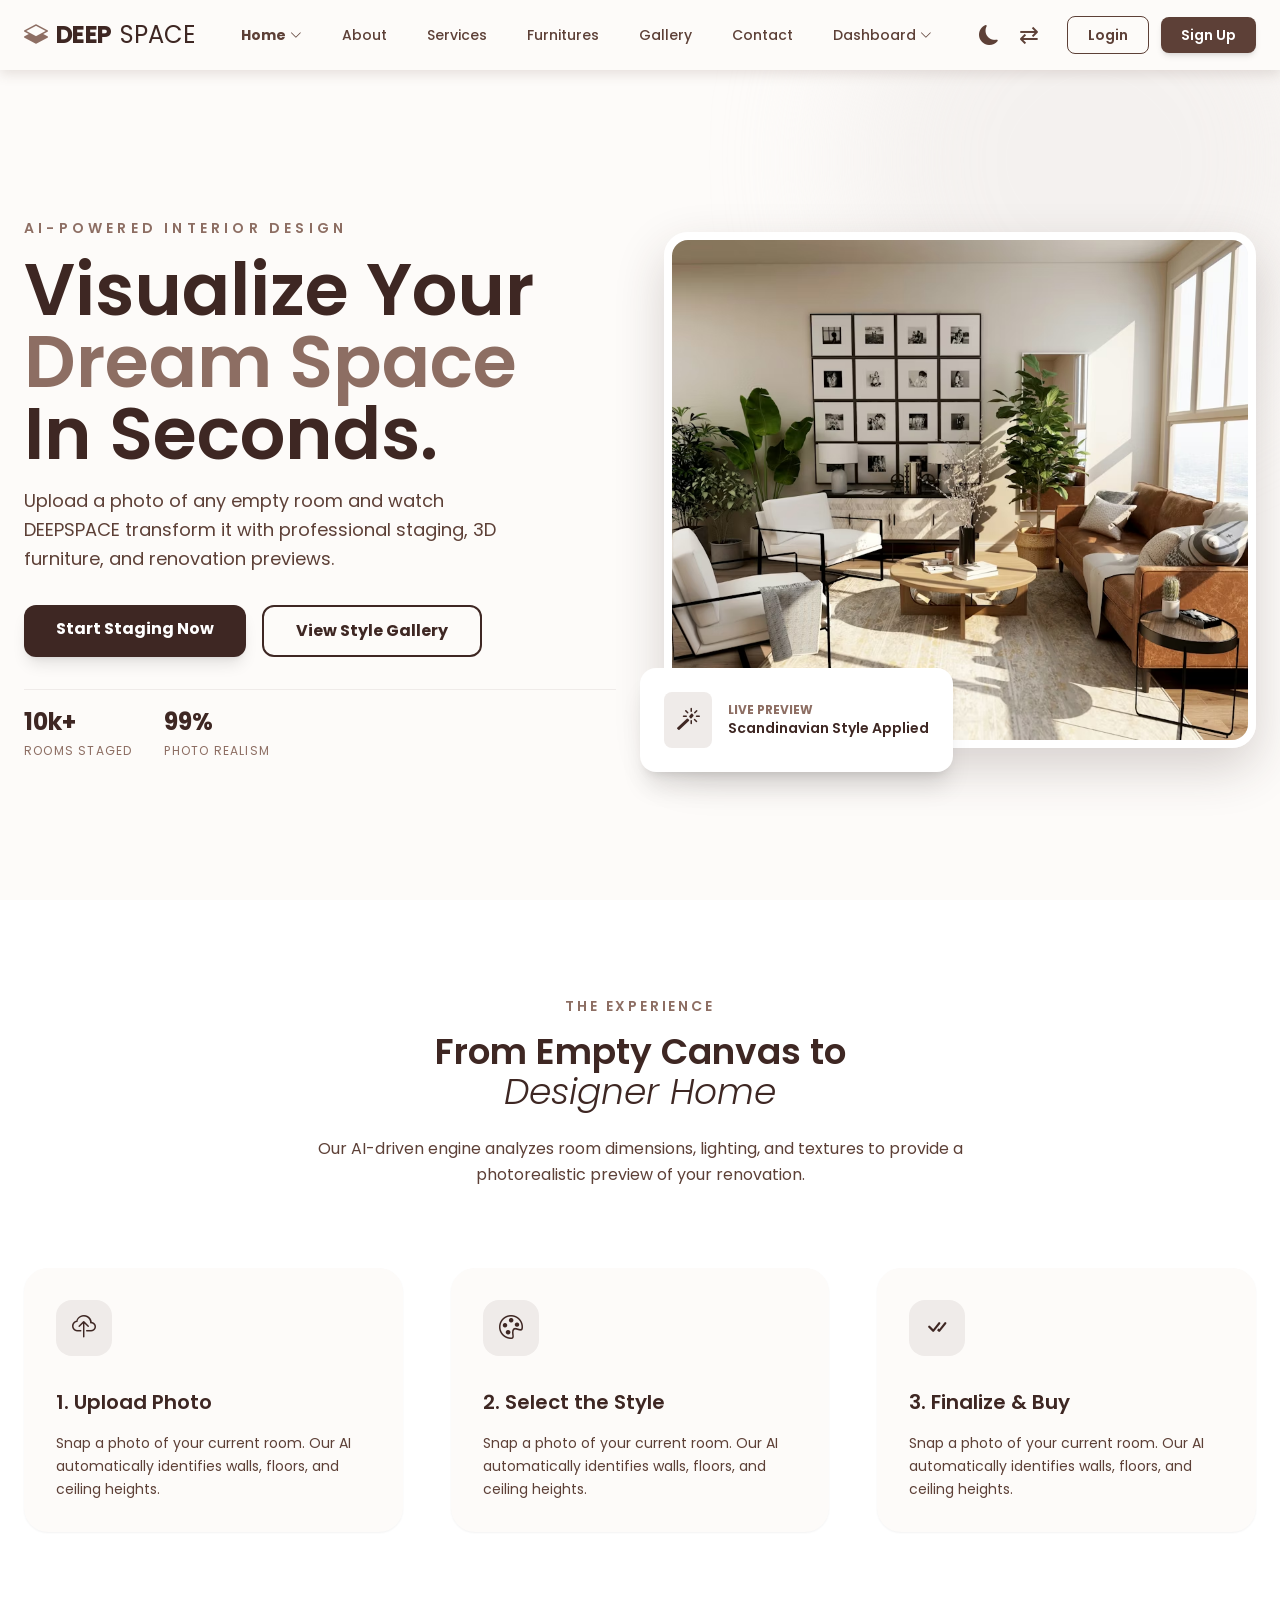
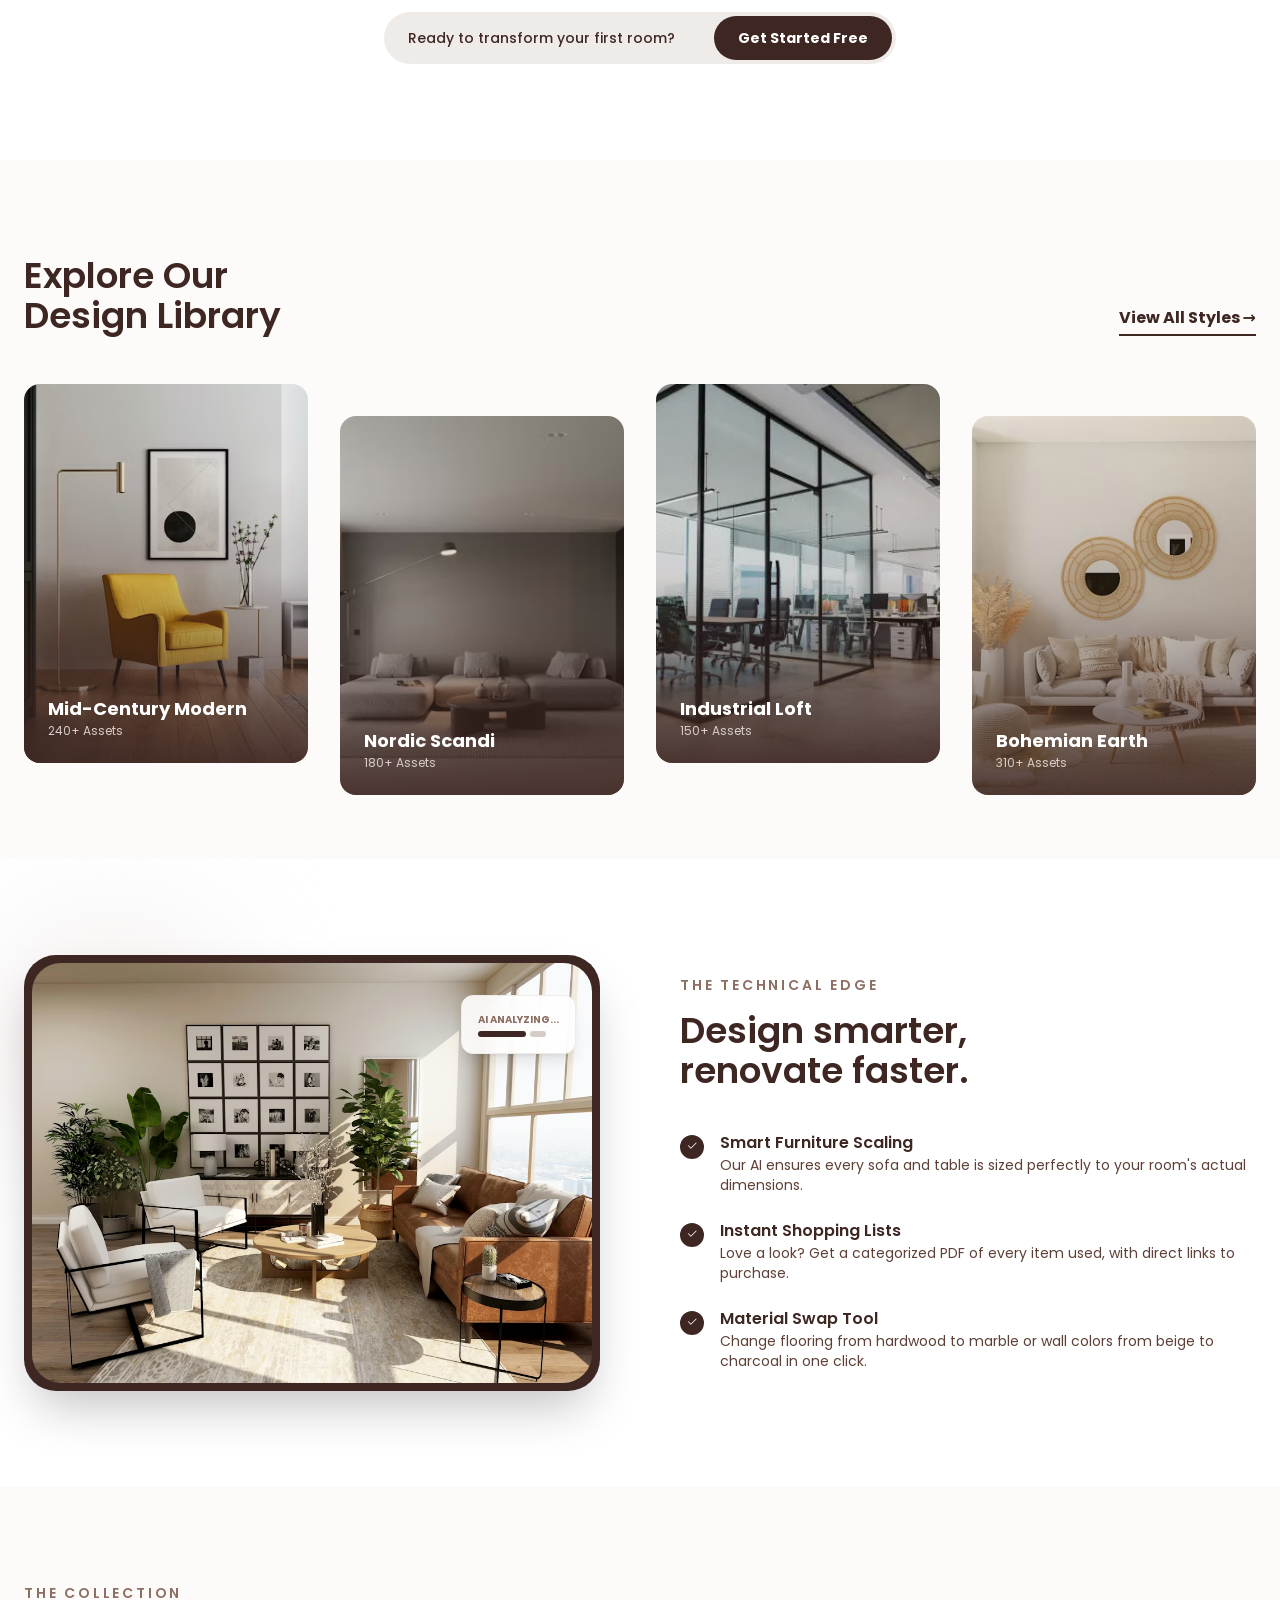
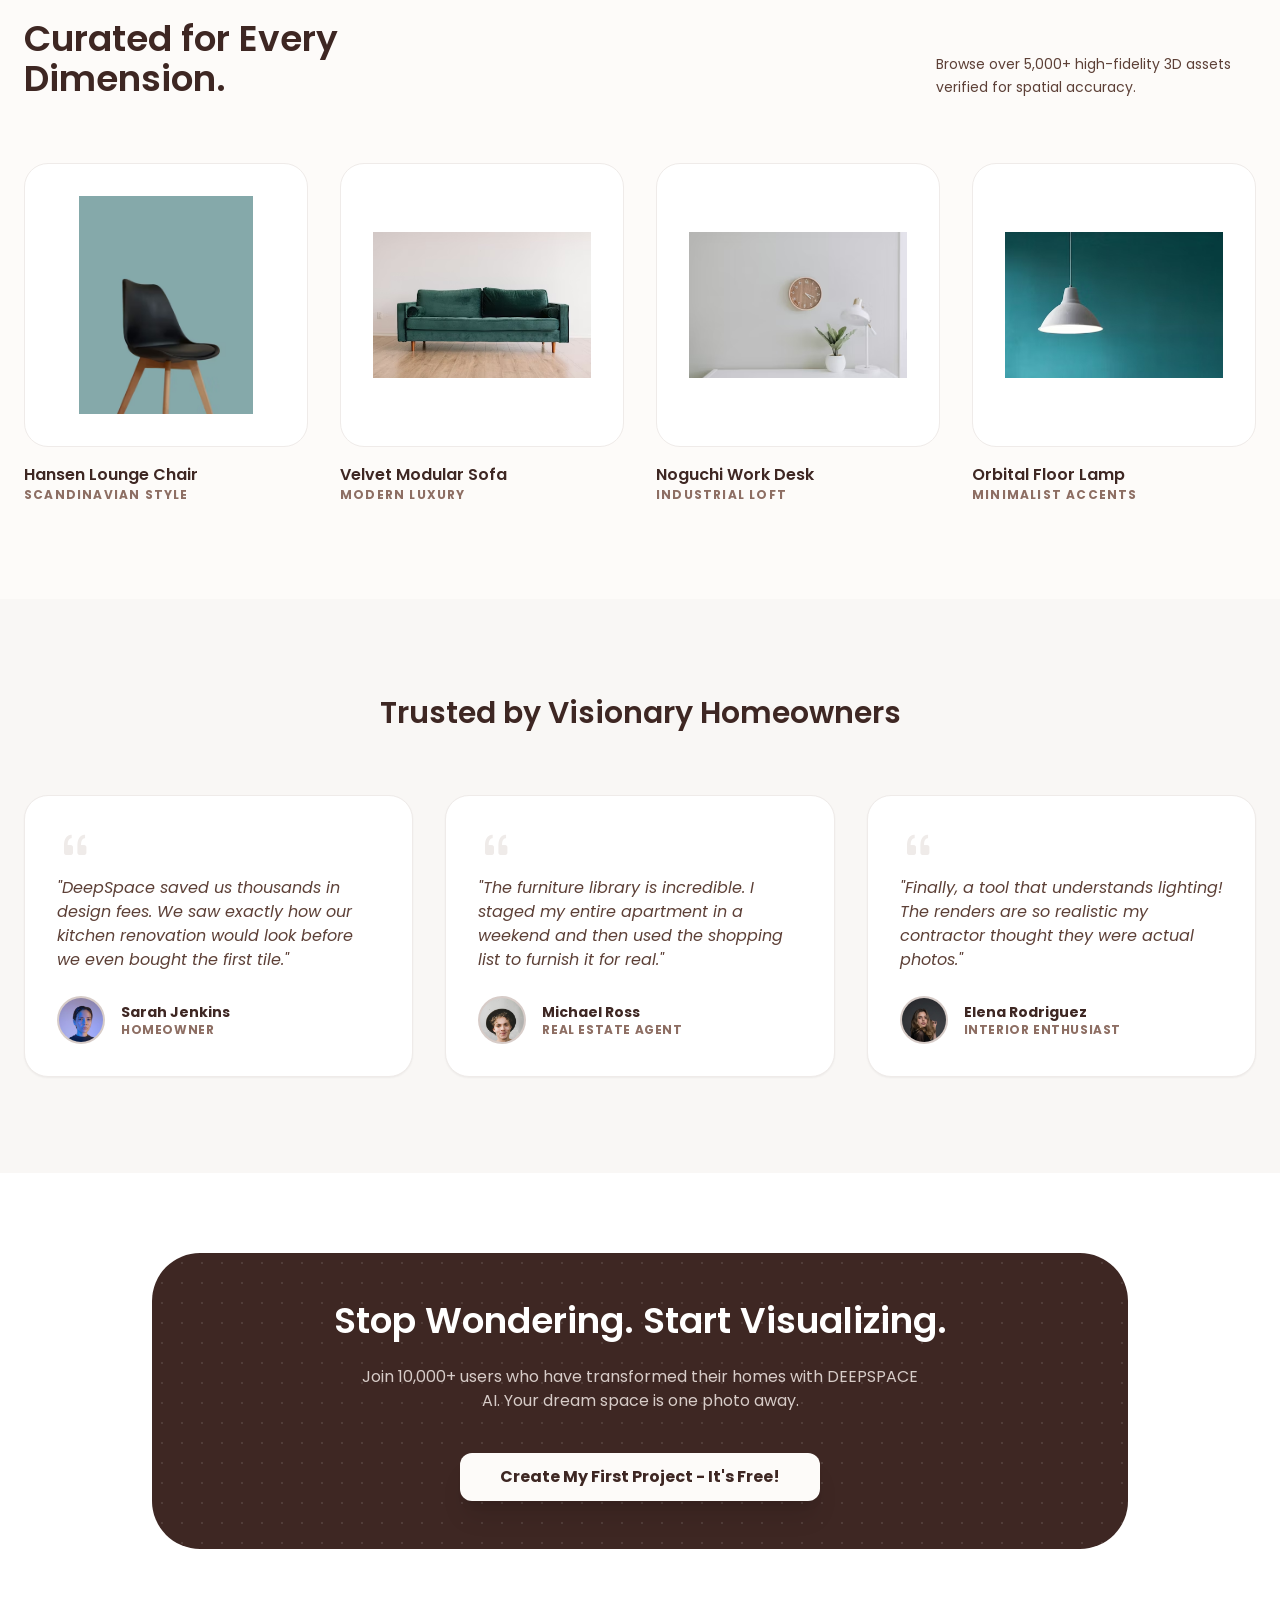
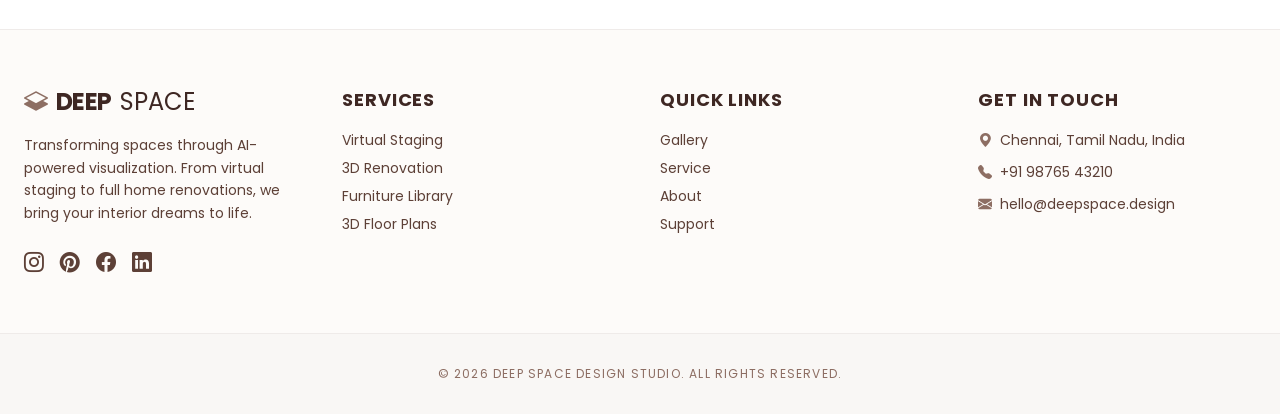
<file: index.html>
﻿<!DOCTYPE html>
<html lang="en">

<head>
  <meta charset="UTF-8">
  <meta name="viewport" content="width=device-width, initial-scale=1.0">
  <title>Home1 - Deep Space</title>
  <link rel="icon" href="images/logo.jpeg">
  <script src="tailwind.js"></script>
  <link rel="stylesheet" href="https://cdn.jsdelivr.net/npm/bootstrap-icons@1.11.3/font/bootstrap-icons.min.css">
  <link rel="stylesheet" href="navbar.css">
  <link rel="stylesheet" href="footer.css">
  <link rel="preconnect" href="https://fonts.googleapis.com">
  <link rel="preconnect" href="https://fonts.gstatic.com" crossorigin>
  <link href="https://fonts.googleapis.com/css2?family=Poppins:wght@300;400;500;600;700;900&display=swap"
    rel="stylesheet">
  <style>
    /* RTL */
    .rtl {
      direction: rtl;
    }

    [dir="rtl"] .title {
      margin-right: 20px !important;
    }

    /* THEME TOGGLE */
    :root {
      --home-bg: #ffffff;
      --text-color: #111111;
    }

    [data-theme="dark"] {
      --home-bg: #000000;
      --text-color: #ffffff;
    }

    body {
      background-color: var(--home-bg) !important;
      color: var(--text-color);
      transition: background-color 0.4s ease, color 0.4s ease;
    }

    [data-theme="dark"] section,
    [data-theme="dark"] .card,
    [data-theme="dark"] .bg-white,
    [data-theme="dark"] .bg-\[\#FDFBF9\],
    [data-theme="dark"] .bg-\[\#EFEBE9\],
    [data-theme="dark"] .bg-\[\#F9F7F5\] {
      background-color: #000000 !important;
      border-color: #333333 !important;
    }

    [data-theme="dark"] .btn,
    [data-theme="dark"] .btn1:hover {
      color: #000000 !important;
    }

    [data-theme="dark"] body,
    [data-theme="dark"] p,
    [data-theme="dark"] h1,
    [data-theme="dark"] h2,
    [data-theme="dark"] h3,
    [data-theme="dark"] h4,
    [data-theme="dark"] h5,
    [data-theme="dark"] h6,
    [data-theme="dark"] span,
    [data-theme="dark"] li,
    [data-theme="dark"] a,
    [data-theme="dark"] i,
    [data-theme="dark"] label,
    [data-theme="dark"] table,
    [data-theme="dark"] th,
    [data-theme="dark"] td,
    [data-theme="dark"] div,
    [data-theme="dark"] small,
    [data-theme="dark"] strong {
      color: #ffffff !important;
    }

    [data-theme="dark"] thead {
      background-color: #064E3B !important;
    }

    [data-theme="dark"] .hero-overlay {
      background-color: rgba(0, 0, 0, 0.7) !important;
    }

    [data-theme="dark"] .tag-btn {
      background-color: rgba(255, 255, 255, 0.1) !important;
      border-color: #ffffff !important;
    }
  
  @keyframes bounce-slow {
    0%, 100% { transform: translateY(0); }
    50% { transform: translateY(-10px); }
  }
  .animate-bounce-slow {
    animation: bounce-slow 4s ease-in-out infinite;
  }
  </style>
</head>

<body class="font-sans">
  <!-- navbar -->
  <div id="navbar"></div>

  <!-- HERO BANNER -->
<section class="relative min-h-screen flex items-center pt-20 bg-[#FDFBF9] overflow-hidden">
  
  <div class="absolute top-[-10%] right-[-5%] w-[500px] h-[500px] bg-[#EFEBE9] rounded-full blur-3xl opacity-60"></div>

  <div class="max-w-7xl mx-auto px-6 grid grid-cols-1 lg:grid-cols-2 gap-12 items-center relative z-10">
    
    <div class="space-y-8">
      <div class="space-y-4">
        <h2 class="text-[#8D6E63] font-semibold tracking-[0.3em] text-sm uppercase">
          AI-Powered Interior Design
        </h2>
        <h1 class="text-5xl md:text-7xl font-semibold text-[#3E2723] leading-tight">
          Visualize Your <br> 
          <span class="text-[#8D6E63]">Dream Space</span> <br>
          In Seconds.
        </h1>
        <p class="text-[#5D4037] text-lg max-w-lg leading-relaxed">
          Upload a photo of any empty room and watch DEEPSPACE transform it with professional staging, 3D furniture, and renovation previews.
        </p>
      </div>

      <div class="flex flex-col sm:flex-row gap-4">
        <a href="user.html" class="px-8 py-3 bg-[#3E2723] text-white rounded-xl font-bold text-center shadow-lg hover:bg-[#5D4037] transition-all transform hover:-translate-y-1">
          Start Staging Now
        </a>
        <a href="gallery.html" class="px-8 py-3 border-2 border-[#3E2723] text-[#3E2723] rounded-xl font-bold text-center hover:bg-[#3E2723] hover:text-white transition-all">
          View Style Gallery
        </a>
      </div>

      <div class="flex items-center gap-8 pt-4 border-t border-[#EFEBE9]">
        <div>
          <span class="block text-2xl font-bold text-[#3E2723]">10k+</span>
          <span class="text-xs text-[#8D6E63] uppercase tracking-widest">Rooms Staged</span>
        </div>
        <div>
          <span class="block text-2xl font-bold text-[#3E2723]">99%</span>
          <span class="text-xs text-[#8D6E63] uppercase tracking-widest">Photo Realism</span>
        </div>
      </div>
    </div>

    <div class="relative">
      <div class="rounded-3xl overflow-hidden shadow-[0_20px_50px_rgba(62,39,35,0.2)] border-8 border-white">
        <img src="images/img5.avif" alt="Luxury Living Room Staging" class="w-full h-[500px] object-cover">
      </div>

      <div class="card absolute -bottom-6 -left-6 bg-white p-6 rounded-2xl shadow-xl flex items-center gap-4 max-w-xs animate-bounce-slow">
        <div class="card bg-[#EFEBE9] p-3 rounded-lg">
          <i class="bi bi-magic text-[#3E2723] text-2xl"></i>
        </div>
        <div>
          <p class="text-xs text-[#8D6E63] font-bold uppercase">Live Preview</p>
          <p class="text-sm font-semibold text-[#3E2723]">Scandinavian Style Applied</p>
        </div>
      </div>
    </div>

  </div>
</section>

<!-- SECTION1 -->
 <section class="py-24 bg-white">
  <div class="max-w-7xl mx-auto px-6">
    
    <div class="text-center max-w-2xl mx-auto mb-20">
      <h2 class="text-[#8D6E63] font-semibold tracking-[0.2em] text-sm uppercase mb-4">The Experience</h2>
      <h3 class="text-4xl font-semibold text-[#3E2723]">From Empty Canvas to <br> <span class="italic font-light">Designer Home</span></h3>
      <p class="text-[#5D4037] mt-6 leading-relaxed">
        Our AI-driven engine analyzes room dimensions, lighting, and textures to provide a photorealistic preview of your renovation.
      </p>
    </div>

    <div class="grid grid-cols-1 md:grid-cols-2 lg:grid-cols-3 gap-12">
      
      <div class="group p-8 rounded-3xl bg-[#FDFBF9] hover:bg-[#3E2723] transition-all duration-500 shadow-sm hover:shadow-2xl">
        <div class="w-14 h-14 bg-[#EFEBE9] rounded-2xl flex items-center justify-center mb-8 group-hover:bg-[#5D4037] transition-colors">
          <i class="bi bi-cloud-upload text-2xl text-[#3E2723] group-hover:text-white"></i>
        </div>
        <h4 class="text-xl font-semibold text-[#3E2723] group-hover:text-white mb-4">1. Upload Photo</h4>
        <p class="text-[#5D4037] group-hover:text-[#D7CCC8] text-sm leading-relaxed">
          Snap a photo of your current room. Our AI automatically identifies walls, floors, and ceiling heights.
        </p>
      </div>

      <div class="group p-8 rounded-3xl bg-[#FDFBF9] hover:bg-[#3E2723] transition-all duration-500 shadow-sm hover:shadow-2xl">
        <div class="w-14 h-14 bg-[#EFEBE9] rounded-2xl flex items-center justify-center mb-8 group-hover:bg-[#5D4037] transition-colors">
          <i class="bi bi-palette text-2xl text-[#3E2723] group-hover:text-white"></i>
        </div>
        <h4 class="text-xl font-semibold text-[#3E2723] group-hover:text-white mb-4">2. Select the Style</h4>
        <p class="text-[#5D4037] group-hover:text-[#D7CCC8] text-sm leading-relaxed">
         Snap a photo of your current room. Our AI automatically identifies walls, floors, and ceiling heights.
        </p>
      </div>

      <div class="group p-8 rounded-3xl bg-[#FDFBF9] hover:bg-[#3E2723] transition-all duration-500 shadow-sm hover:shadow-2xl">
        <div class="w-14 h-14 bg-[#EFEBE9] rounded-2xl flex items-center justify-center mb-8 group-hover:bg-[#5D4037] transition-colors">
          <i class="bi bi-check-all text-2xl text-[#3E2723] group-hover:text-white"></i>
        </div>
        <h4 class="text-xl font-semibold text-[#3E2723] group-hover:text-white mb-4">3. Finalize & Buy</h4>
        <p class="text-[#5D4037] group-hover:text-[#D7CCC8] text-sm leading-relaxed">
          Snap a photo of your current room. Our AI automatically identifies walls, floors, and ceiling heights.
        </p>
      </div>

    </div>

    <div class="mt-20 p-1 bg-[#EFEBE9] rounded-full max-w-lg mx-auto flex items-center justify-between pl-6">
      <span class="text-[#3E2723] font-medium text-sm">Ready to transform your first room?</span>
      <a href="sign.html" class="bg-[#3E2723] text-white px-6 py-3 rounded-full font-bold text-sm hover:bg-[#5D4037] transition-all">
        Get Started Free
      </a>
    </div>

  </div>
</section>
<!-- SECTION2 -->
<section class="py-16 md:py-24 bg-[#FDFBF9]">
  <div class="max-w-7xl mx-auto px-6">
    
    <div class="flex flex-col md:flex-row items-start md:items-end justify-between mb-12 gap-6">
      <div class="max-w-xl">
        <h2 class="text-3xl md:text-4xl font-semibold text-[#3E2723]">Explore Our <br class="hidden sm:block"> Design Library</h2>
      </div>
      <a href="gallery.html" class="text-[#3E2723] font-bold border-b-2 border-[#3E2723] pb-1 hover:text-[#8D6E63] hover:border-[#8D6E63] transition-all whitespace-nowrap">
        View All Styles →
      </a>
    </div>

    <div class="grid grid-cols-1 sm:grid-cols-2 lg:grid-cols-4 gap-6 md:gap-8">
      
      <div class="relative overflow-hidden rounded-2xl aspect-[4/5] sm:aspect-[3/4] group">
        <img src="images/img1.avif" class="w-full h-full object-cover transition-transform duration-700 group-hover:scale-110">
        <div class="absolute inset-0 bg-gradient-to-t from-[#3E2723]/90 via-[#3E2723]/20 to-transparent flex flex-col justify-end p-6">
          <p class="text-white font-bold text-lg">Mid-Century Modern</p>
          <p class="text-[#D7CCC8] text-xs">240+ Assets</p>
        </div>
      </div>

      <div class="relative overflow-hidden rounded-2xl aspect-[4/5] sm:aspect-[3/4] group lg:translate-y-8">
        <img src="images/img2.avif" class="w-full h-full object-cover transition-transform duration-700 group-hover:scale-110">
        <div class="absolute inset-0 bg-gradient-to-t from-[#3E2723]/90 via-[#3E2723]/20 to-transparent flex flex-col justify-end p-6">
          <p class="text-white font-bold text-lg">Nordic Scandi</p>
          <p class="text-[#D7CCC8] text-xs">180+ Assets</p>
        </div>
      </div>

      <div class="relative overflow-hidden rounded-2xl aspect-[4/5] sm:aspect-[3/4] group">
        <img src="images/img4.webp" class="w-full h-full object-cover transition-transform duration-700 group-hover:scale-110">
        <div class="absolute inset-0 bg-gradient-to-t from-[#3E2723]/90 via-[#3E2723]/20 to-transparent flex flex-col justify-end p-6">
          <p class="text-white font-bold text-lg">Industrial Loft</p>
          <p class="text-[#D7CCC8] text-xs">150+ Assets</p>
        </div>
      </div>

      <div class="relative overflow-hidden rounded-2xl aspect-[4/5] sm:aspect-[3/4] group lg:translate-y-8">
        <img src="images/img3.avif" class="w-full h-full object-cover transition-transform duration-700 group-hover:scale-110">
        <div class="absolute inset-0 bg-gradient-to-t from-[#3E2723]/90 via-[#3E2723]/20 to-transparent flex flex-col justify-end p-6">
          <p class="text-white font-bold text-lg">Bohemian Earth</p>
          <p class="text-[#D7CCC8] text-xs">310+ Assets</p>
        </div>
      </div>
      
    </div>
  </div>
</section>
<!-- SECTION3 -->
 <section class="py-24 bg-white overflow-hidden">
  <div class="max-w-7xl mx-auto px-6">
    <div class="grid grid-cols-1 lg:grid-cols-2 gap-20 items-center">
      
      <div class="relative">
        <div class="absolute -top-10 -left-10 w-64 h-64 bg-[#EFEBE9] rounded-full mix-blend-multiply filter blur-3xl opacity-70"></div>
        <div class="relative bg-[#3E2723] p-2 rounded-[2rem] shadow-2xl overflow-hidden">
          <img src="images/img5.avif" alt="Dashboard Preview" class="rounded-[1.8rem] w-full object-cover">
          <div class="card absolute top-10 right-6 bg-white/90 backdrop-blur-md p-4 rounded-xl shadow-lg border border-[#EFEBE9] animate-pulse">
            <p class="text-[10px] font-bold text-[#8D6E63] uppercase">AI Analyzing...</p>
            <div class="flex gap-1 mt-1">
              <div class="h-1.5 w-12 bg-[#3E2723] rounded-full"></div>
              <div class="h-1.5 w-4 bg-[#D7CCC8] rounded-full"></div>
            </div>
          </div>
        </div>
      </div>

      <div class="space-y-10">
        <div>
          <h2 class="text-[#8D6E63] font-semibold tracking-[0.2em] text-sm uppercase mb-4">The Technical Edge</h2>
          <h3 class="text-4xl font-semibold text-[#3E2723]">Design smarter, <br> renovate faster.</h3>
        </div>

        <div class="space-y-6">
          <div class="flex gap-4">
            <div class="flex-shrink-0 w-6 h-6 rounded-full bg-[#3E2723] flex items-center justify-center mt-1">
              <i class="bi bi-check2 text-white text-xs"></i>
            </div>
            <div>
              <h4 class="font-semibold text-[#3E2723]">Smart Furniture Scaling</h4>
              <p class="text-sm text-[#5D4037]">Our AI ensures every sofa and table is sized perfectly to your room's actual dimensions.</p>
            </div>
          </div>

          <div class="flex gap-4">
            <div class="flex-shrink-0 w-6 h-6 rounded-full bg-[#3E2723] flex items-center justify-center mt-1">
              <i class="bi bi-check2 text-white text-xs"></i>
            </div>
            <div>
              <h4 class="font-semibold text-[#3E2723]">Instant Shopping Lists</h4>
              <p class="text-sm text-[#5D4037]">Love a look? Get a categorized PDF of every item used, with direct links to purchase.</p>
            </div>
          </div>

          <div class="flex gap-4">
            <div class="flex-shrink-0 w-6 h-6 rounded-full bg-[#3E2723] flex items-center justify-center mt-1">
              <i class="bi bi-check2 text-white text-xs"></i>
            </div>
            <div>
              <h4 class="font-semibold text-[#3E2723]">Material Swap Tool</h4>
              <p class="text-sm text-[#5D4037]">Change flooring from hardwood to marble or wall colors from beige to charcoal in one click.</p>
            </div>
          </div>
        </div>
      </div>

    </div>
  </div>
</section>
<!-- SECTION4 -->
 <section class="py-24 bg-[#FDFBF9]">
  <div class="max-w-7xl mx-auto px-6">
    
    <div class="flex flex-col md:flex-row justify-between items-end mb-16 gap-6">
      <div>
        <h2 class="text-[#8D6E63] font-semibold tracking-[0.2em] text-sm uppercase mb-4">The Collection</h2>
        <h3 class="text-4xl font-semibold text-[#3E2723]">Curated for Every <br> Dimension.</h3>
      </div>
      <p class="max-w-xs text-[#5D4037] text-sm leading-relaxed">
        Browse over 5,000+ high-fidelity 3D assets verified for spatial accuracy.
      </p>
    </div>

    <div class="grid grid-cols-1 sm:grid-cols-2 lg:grid-cols-4 gap-8">
      
      <div class="group">
        <div class="aspect-square bg-white rounded-3xl p-8 mb-4 border border-[#EFEBE9] flex items-center justify-center relative overflow-hidden transition-all duration-500 hover:border-[#8D6E63] hover:shadow-lg">
          <img src="images/img6.avif" 
               class="w-full h-full object-contain group-hover:scale-110 transition-transform duration-500" alt="Nordic Chair">
          <button class="absolute bottom-4 right-4 w-10 h-10 bg-[#3E2723] text-white rounded-xl opacity-0 translate-y-4 group-hover:opacity-100 group-hover:translate-y-0 transition-all duration-300">
            <i class="bi bi-plus"></i>
          </button>
        </div>
        <h4 class="font-semibold text-[#3E2723]">Hansen Lounge Chair</h4>
        <p class="text-xs text-[#8D6E63] uppercase tracking-widest font-bold">Scandinavian Style</p>
      </div>

      <div class="group">
        <div class="aspect-square bg-white rounded-3xl p-8 mb-4 border border-[#EFEBE9] flex items-center justify-center relative overflow-hidden transition-all duration-500 hover:border-[#8D6E63] hover:shadow-lg">
          <img src="images/img7.avif" 
               class="w-full h-full object-contain group-hover:scale-110 transition-transform duration-500" alt="Modern Sofa">
          <button class="absolute bottom-4 right-4 w-10 h-10 bg-[#3E2723] text-white rounded-xl opacity-0 translate-y-4 group-hover:opacity-100 group-hover:translate-y-0 transition-all duration-300">
            <i class="bi bi-plus"></i>
          </button>
        </div>
        <h4 class="font-semibold text-[#3E2723]">Velvet Modular Sofa</h4>
        <p class="text-xs text-[#8D6E63] uppercase tracking-widest font-bold">Modern Luxury</p>
      </div>

      <div class="group">
        <div class="aspect-square bg-white rounded-3xl p-8 mb-4 border border-[#EFEBE9] flex items-center justify-center relative overflow-hidden transition-all duration-500 hover:border-[#8D6E63] hover:shadow-lg">
          <img src="images/img8.avif" 
               class="w-full h-full object-contain group-hover:scale-110 transition-transform duration-500" alt="Office Desk">
          <button class="absolute bottom-4 right-4 w-10 h-10 bg-[#3E2723] text-white rounded-xl opacity-0 translate-y-4 group-hover:opacity-100 group-hover:translate-y-0 transition-all duration-300">
            <i class="bi bi-plus"></i>
          </button>
        </div>
        <h4 class="font-semibold text-[#3E2723]">Noguchi Work Desk</h4>
        <p class="text-xs text-[#8D6E63] uppercase tracking-widest font-bold">Industrial Loft</p>
      </div>

      <div class="group">
        <div class="aspect-square bg-white rounded-3xl p-8 mb-4 border border-[#EFEBE9] flex items-center justify-center relative overflow-hidden transition-all duration-500 hover:border-[#8D6E63] hover:shadow-lg">
          <img src="images/img9.avif" 
               class="w-full h-full object-contain group-hover:scale-110 transition-transform duration-500" alt="Lighting">
          <button class="absolute bottom-4 right-4 w-10 h-10 bg-[#3E2723] text-white rounded-xl opacity-0 translate-y-4 group-hover:opacity-100 group-hover:translate-y-0 transition-all duration-300">
            <i class="bi bi-plus"></i>
          </button>
        </div>
        <h4 class="font-semibold text-[#3E2723]">Orbital Floor Lamp</h4>
        <p class="text-xs text-[#8D6E63] uppercase tracking-widest font-bold">Minimalist Accents</p>
      </div>

    </div>
  </div>
</section>
<!-- SECTION5 -->
 <section class="py-24 bg-[#F9F7F5]">
  <div class="max-w-7xl mx-auto px-6">
    <div class="text-center mb-16">
      <h3 class="text-3xl font-semibold text-[#3E2723]">Trusted by Visionary Homeowners</h3>
    </div>

    <div class="grid grid-cols-1 md:grid-cols-2 lg:grid-cols-3 gap-8">
      
      <div class="group bg-white p-8 rounded-3xl shadow-sm border border-[#EFEBE9] flex flex-col justify-between transition-all duration-500 hover:-translate-y-2 hover:shadow-xl hover:border-[#8D6E63]">
        <div class="mb-6">
            <i class="bi bi-quote text-4xl text-[#EFEBE9] group-hover:text-[#D7CCC8] transition-colors"></i>
            <p class="text-[#5D4037] italic mt-2">"DeepSpace saved us thousands in design fees. We saw exactly how our kitchen renovation would look before we even bought the first tile."</p>
        </div>
        <div class="flex items-center gap-4">
          <div class="w-12 h-12 rounded-full bg-[#D7CCC8] overflow-hidden border-2 border-transparent group-hover:border-[#8D6E63] transition-all">
            <img src="images/team2.avif" alt="User">
          </div>
          <div>
            <p class="font-bold text-[#3E2723] text-sm">Sarah Jenkins</p>
            <p class="text-[#8D6E63] text-xs uppercase font-bold tracking-wider">Homeowner</p>
          </div>
        </div>
      </div>

      <div class="group bg-white p-8 rounded-3xl shadow-sm border border-[#EFEBE9] flex flex-col justify-between transition-all duration-500 hover:-translate-y-2 hover:shadow-xl hover:border-[#8D6E63]">
        <div class="mb-6">
            <i class="bi bi-quote text-4xl text-[#EFEBE9] group-hover:text-[#D7CCC8] transition-colors"></i>
            <p class="text-[#5D4037] italic mt-2">"The furniture library is incredible. I staged my entire apartment in a weekend and then used the shopping list to furnish it for real."</p>
        </div>
        <div class="flex items-center gap-4">
          <div class="w-12 h-12 rounded-full bg-[#D7CCC8] overflow-hidden border-2 border-transparent group-hover:border-[#8D6E63] transition-all">
            <img src="images/team1.avif" alt="User">
          </div>
          <div>
            <p class="font-bold text-[#3E2723] text-sm">Michael Ross</p>
            <p class="text-[#8D6E63] text-xs uppercase font-bold tracking-wider">Real Estate Agent</p>
          </div>
        </div>
      </div>

      <div class="group bg-white p-8 rounded-3xl shadow-sm border border-[#EFEBE9] flex flex-col justify-between transition-all duration-500 hover:-translate-y-2 hover:shadow-xl hover:border-[#8D6E63]">
        <div class="mb-6">
            <i class="bi bi-quote text-4xl text-[#EFEBE9] group-hover:text-[#D7CCC8] transition-colors"></i>
            <p class="text-[#5D4037] italic mt-2">"Finally, a tool that understands lighting! The renders are so realistic my contractor thought they were actual photos."</p>
        </div>
        <div class="flex items-center gap-4">
          <div class="w-12 h-12 rounded-full bg-[#D7CCC8] overflow-hidden border-2 border-transparent group-hover:border-[#8D6E63] transition-all">
            <img src="images/team3.avif" alt="User">
          </div>
          <div>
            <p class="font-bold text-[#3E2723] text-sm">Elena Rodriguez</p>
            <p class="text-[#8D6E63] text-xs uppercase font-bold tracking-wider">Interior Enthusiast</p>
          </div>
        </div>
      </div>

    </div>
  </div>
</section>
<!-- SECTION6 -->
 <section class="py-20">
  <div class="max-w-5xl mx-auto px-6">
    <div class="bg-[#3E2723] rounded-[3rem] p-12 text-center text-white relative overflow-hidden">
      <div class="absolute inset-0 opacity-10 pointer-events-none">
        <div class="absolute top-0 left-0 w-full h-full bg-[radial-gradient(circle,white_1px,transparent_1px)] [background-size:20px_20px]"></div>
      </div>

      <h2 class="text-4xl font-semibold mb-6 relative z-10">Stop Wondering. Start Visualizing.</h2>
      <p class="text-[#D7CCC8] mb-10 max-w-xl mx-auto relative z-10">Join 10,000+ users who have transformed their homes with DEEPSPACE AI. Your dream space is one photo away.</p>
      
      <div class="relative z-10">
        <a href="sign.html" class="inline-block bg-[#FDFBF9] text-[#3E2723] px-10 py-3 rounded-xl font-bold hover:bg-[#EFEBE9] transition-all transform hover:scale-105 shadow-xl">
          Create My First Project - It's Free!
        </a>
      </div>
    </div>
  </div>
</section>

   <!-- FOOTER -->
  <div id="footer"></div>
  <script>
    tailwind.config = {
      theme: {
        extend: {
          fontFamily: {
            sans: ['Poppins', 'ui-sans-serif', 'system-ui'],
          },
        },
      },
    }
</script>
  <script src="navbar.js"></script>
  <script src="footer.js"></script>
</body>

</html>
</file>
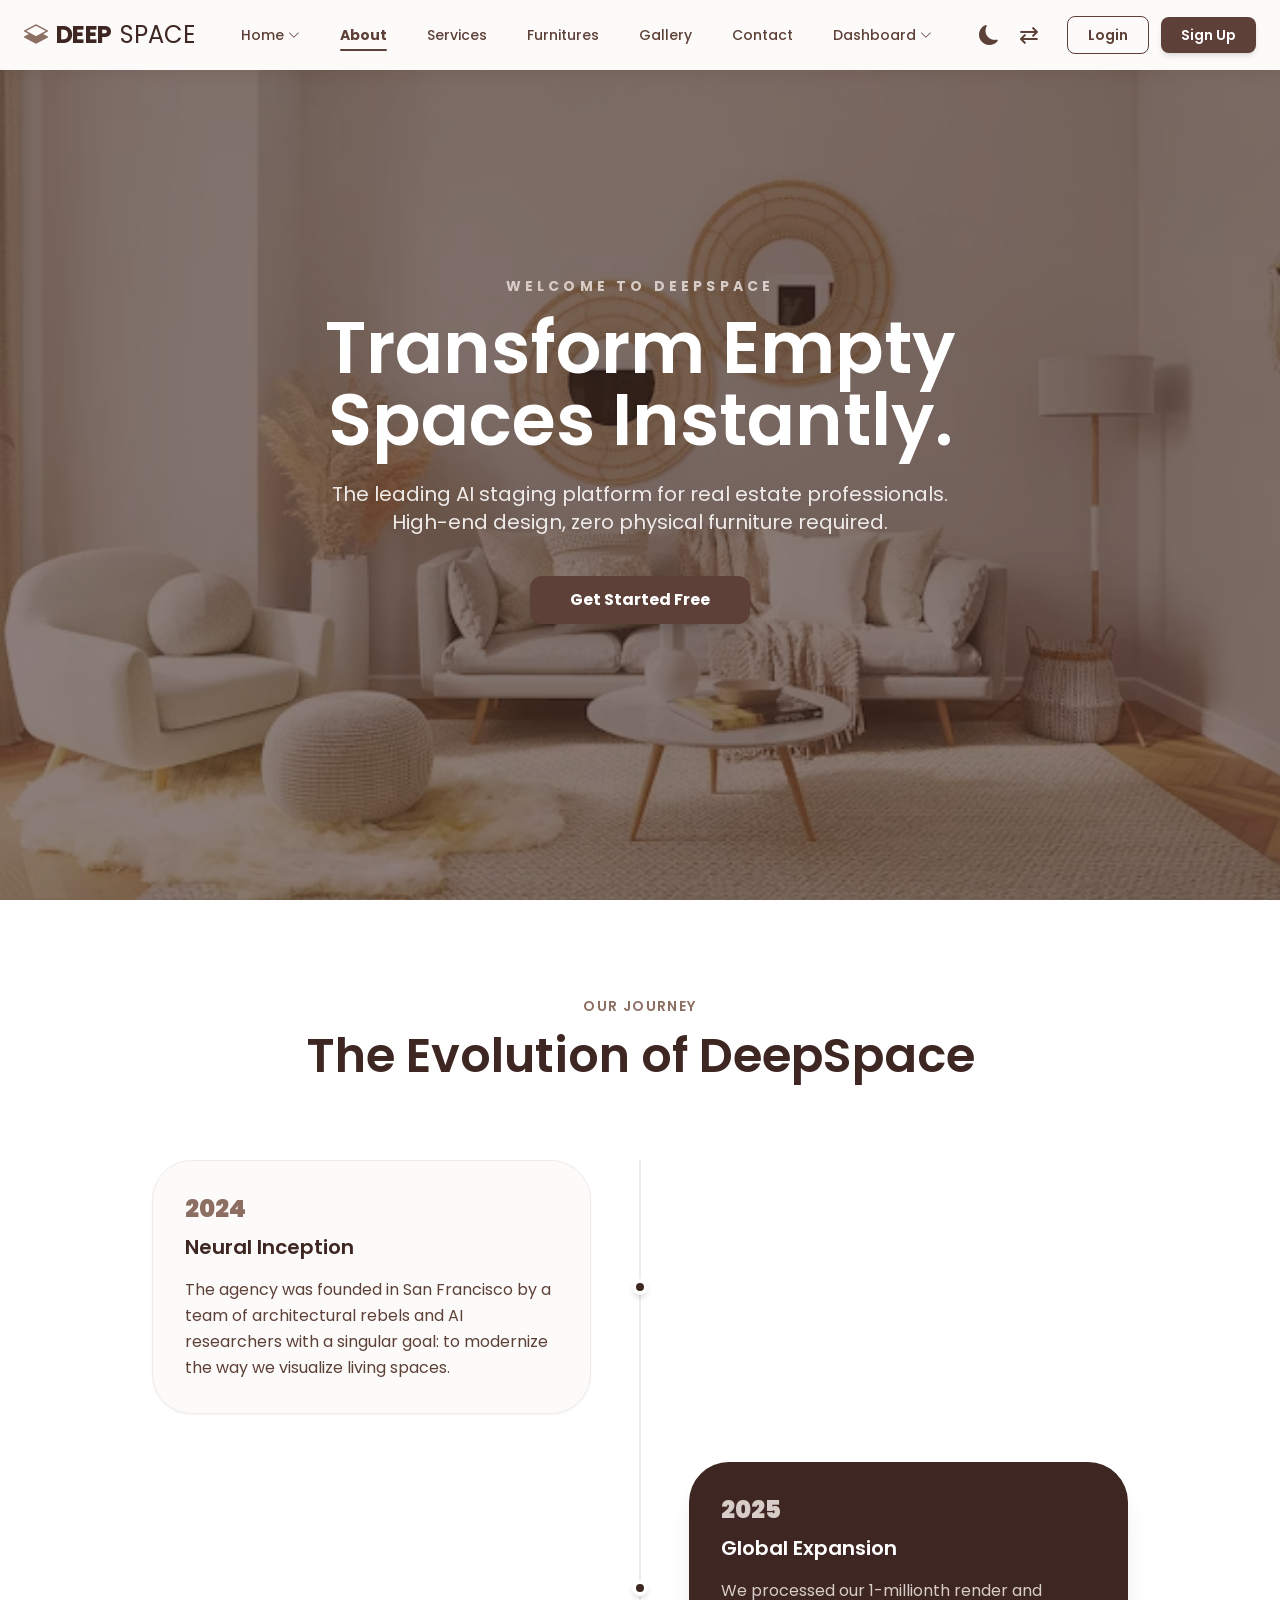
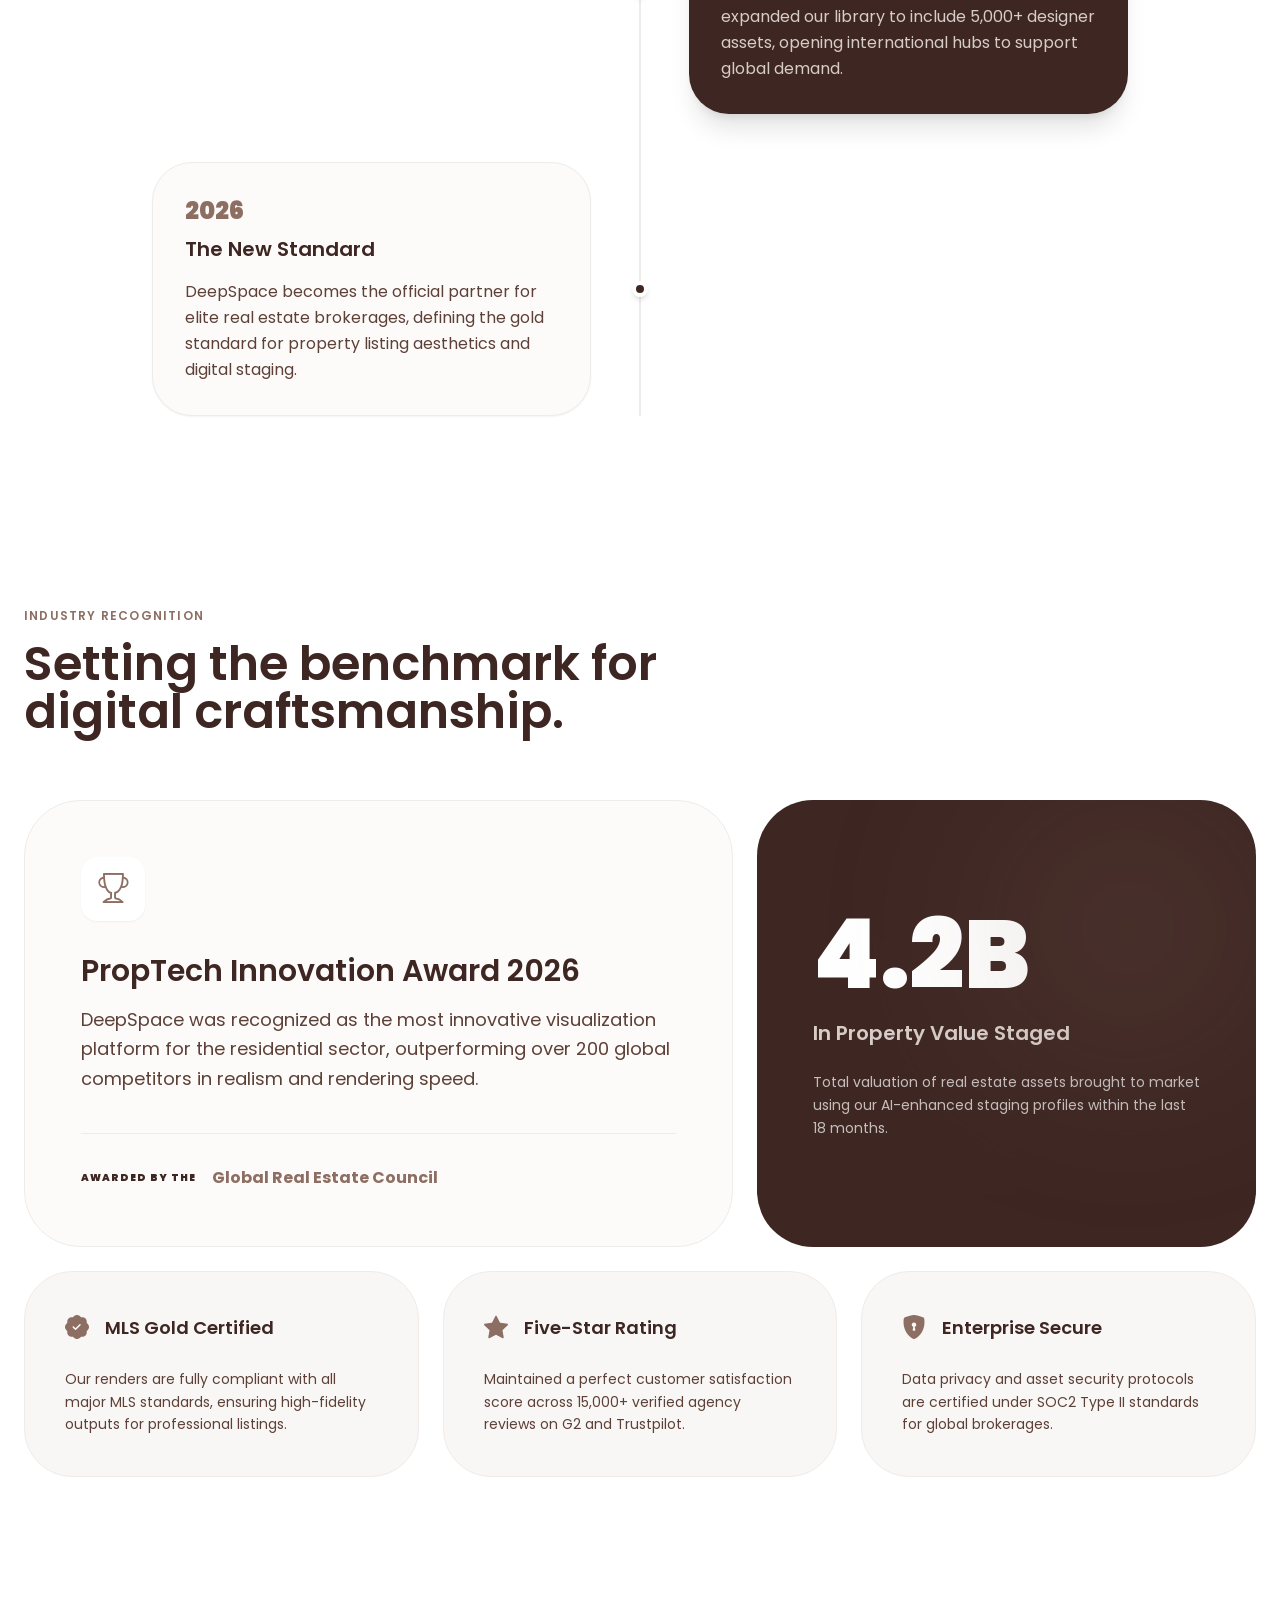
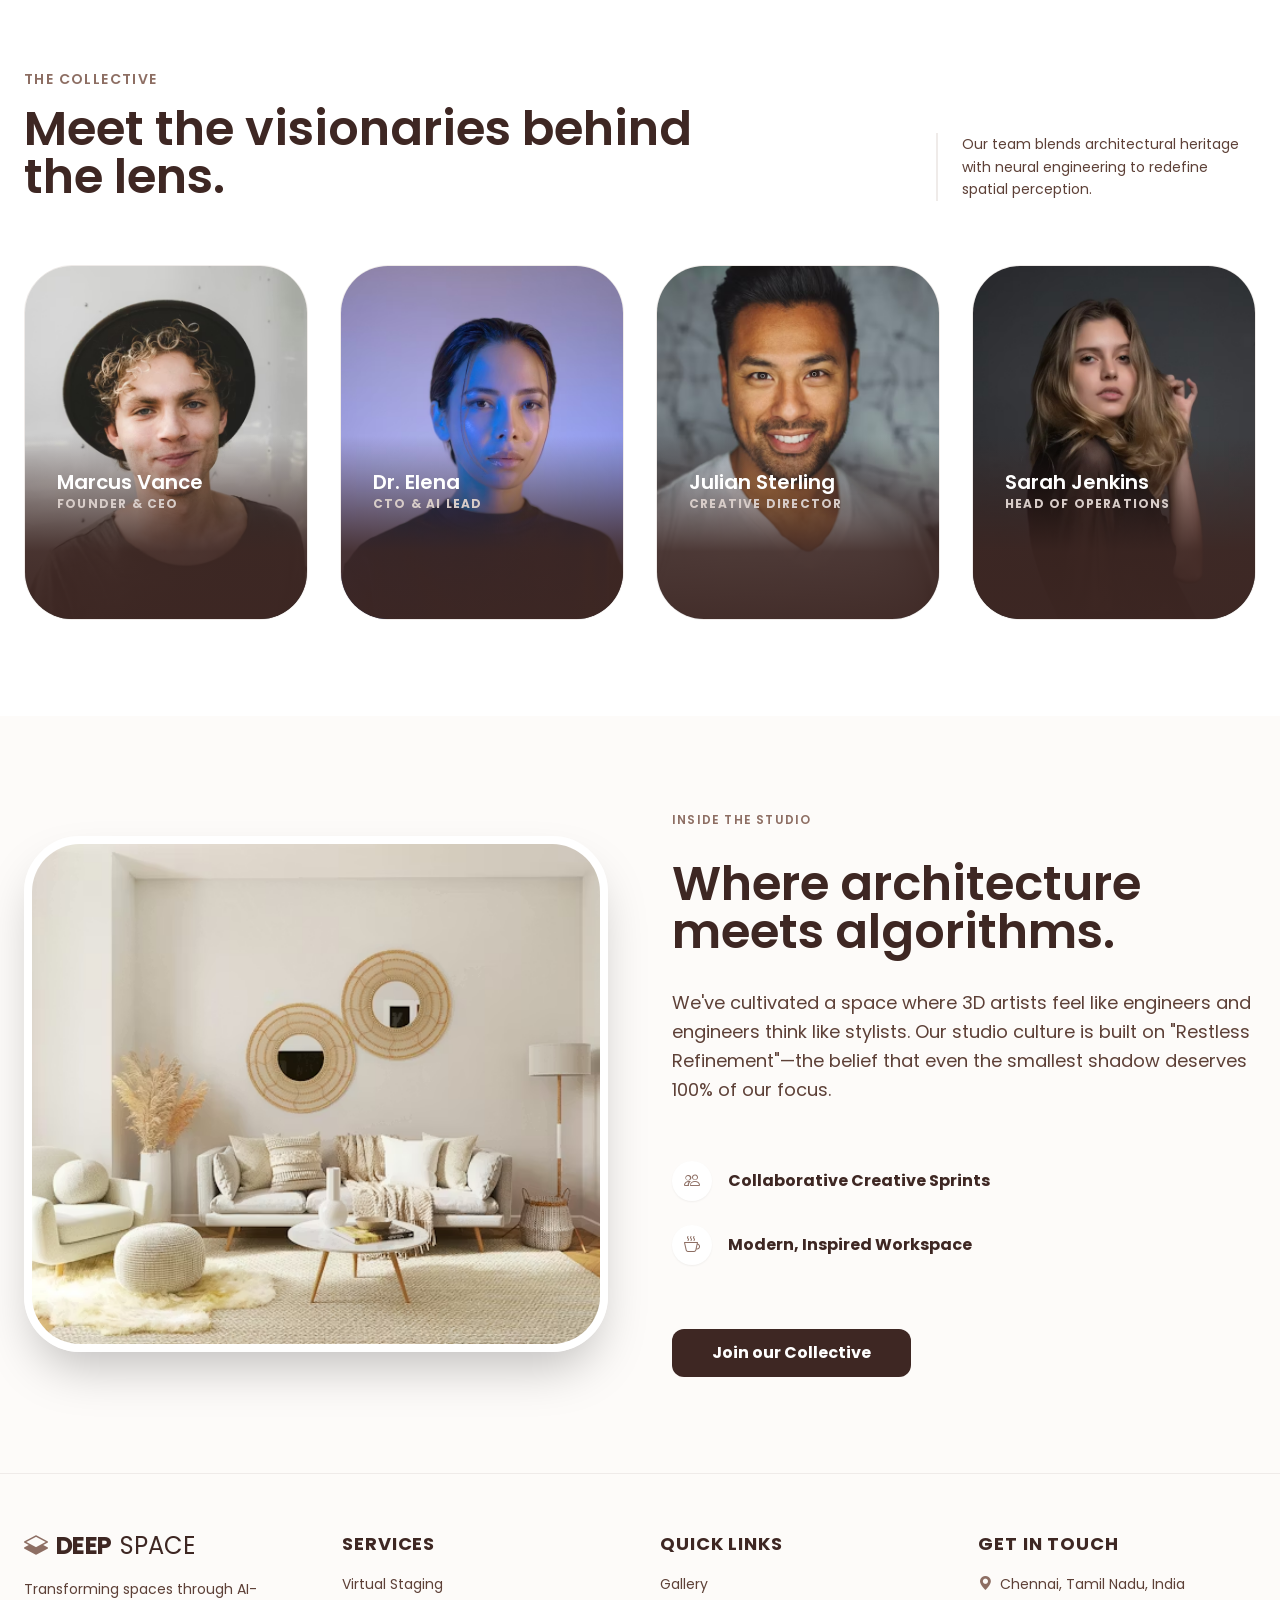
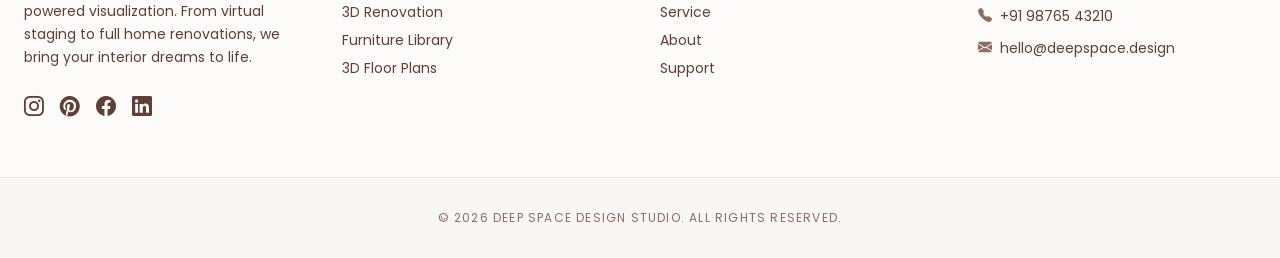
<file: about.html>
﻿<!DOCTYPE html>
<html lang="en">

<head>
  <meta charset="UTF-8">
  <meta name="viewport" content="width=device-width, initial-scale=1.0">
  <title>About - Deep Space</title>
  <link rel="icon" href="images/logo.jpeg">
  <script src="tailwind.js"></script>
  <link rel="stylesheet" href="https://cdn.jsdelivr.net/npm/bootstrap-icons@1.11.3/font/bootstrap-icons.min.css">
  <link rel="stylesheet" href="navbar.css">
  <link rel="stylesheet" href="footer.css">
  <link rel="preconnect" href="https://fonts.googleapis.com">
  <link rel="preconnect" href="https://fonts.gstatic.com" crossorigin>
  <link href="https://fonts.googleapis.com/css2?family=Poppins:wght@300;400;500;600;700;900&display=swap"
    rel="stylesheet">
  <style>
    /* RTL */
    .rtl {
      direction: rtl;
    }

    [dir="rtl"] .title {
      margin-right: 20px !important;
    }

    /* THEME TOGGLE */
    :root {
      --home-bg: #ffffff;
      --text-color: #111111;
    }

    [data-theme="dark"] {
      --home-bg: #000000;
      --text-color: #ffffff;
    }

    body {
      background-color: var(--home-bg) !important;
      color: var(--text-color);
      transition: background-color 0.4s ease, color 0.4s ease;
    }

    [data-theme="dark"] .card,
    [data-theme="dark"] .bg-white,
    [data-theme="dark"] .bg-white\/90,
    [data-theme="dark"] .bg-white\/80,
    [data-theme="dark"] .bg-white\/10,
    [data-theme="dark"] .bg-\[\#FDFBF9\],
    [data-theme="dark"] .bg-\[\#EFEBE9\]:not(.w-0\.5),
    [data-theme="dark"] .bg-\[\#F9F7F5\] {
      background-color: #000000 !important;
      border-color: #333333 !important;
    }

    [data-theme="dark"] .btn,
    [data-theme="dark"] .btn1:hover {
      color: #000000 !important;
    }

    [data-theme="dark"] body,
    [data-theme="dark"] p,
    [data-theme="dark"] h1,
    [data-theme="dark"] h2,
    [data-theme="dark"] h3,
    [data-theme="dark"] h4,
    [data-theme="dark"] h5,
    [data-theme="dark"] h6,
    [data-theme="dark"] span,
    [data-theme="dark"] li,
    [data-theme="dark"] a,
    [data-theme="dark"] i,
    [data-theme="dark"] label,
    [data-theme="dark"] table,
    [data-theme="dark"] th,
    [data-theme="dark"] td,
    [data-theme="dark"] div,
    [data-theme="dark"] small,
    [data-theme="dark"] strong {
      color: #ffffff !important;
    }

    [data-theme="dark"] thead {
      background-color: #064E3B !important;
    }

    [data-theme="dark"] .hero-overlay {
      background-color: rgba(0, 0, 0, 0.7) !important;
    }

    [data-theme="dark"] .tag-btn {
      background-color: rgba(255, 255, 255, 0.1) !important;
      border-color: #ffffff !important;
    }
  
  </style>
</head>

<body class="font-sans">
  <!-- navbar -->
  <div id="navbar"></div>

  <!-- HERO BANNER -->
<section class="relative w-full h-screen min-h-[600px] flex items-center justify-center overflow-hidden">
    
    <img src="images/bg4.avif" 
         alt="Luxury Interior Background" 
         class="absolute inset-0 w-full h-full object-cover z-0">

    <div class="absolute inset-0 bg-[#3E2723]/60 z-10"></div>

    <div class="relative z-20 text-center px-6 max-w-4xl mx-auto flex flex-col items-center">
        
        <span class="text-[#D7CCC8] font-bold tracking-[0.3em] text-xs md:text-sm uppercase mb-4 block">
            Welcome to DeepSpace
        </span>
        
        <h1 class="text-4xl sm:text-5xl md:text-7xl font-semibold text-white leading-tight mb-6">
            Transform Empty Spaces Instantly.
        </h1>
        
        <p class="text-[#EFEBE9] text-base md:text-xl leading-relaxed mb-10 max-w-2xl mx-auto">
            The leading AI staging platform for real estate professionals. High-end design, zero physical furniture required.
        </p>
        
        <a href="contact.html" class="btn1 bg-[#5D4037] text-white px-10 py-3 rounded-xl font-bold shadow-xl hover:bg-white hover:text-[#3E2723] transition-all duration-300 transform hover:-translate-y-1">
            Get Started Free
        </a>
        
    </div>
</section>
<!-- SECTION1 -->
 <section class="py-24 bg-white">
    <div class="max-w-5xl mx-auto px-6">
        <div class="text-center mb-20">
            <h2 class="text-[#8D6E63] font-semibold tracking-widest text-sm uppercase mb-4">Our Journey</h2>
            <h3 class="text-4xl md:text-5xl font-semibold text-[#3E2723]">The Evolution of DeepSpace</h3>
        </div>

        <div class="relative space-y-12">
            <div class="absolute left-1/2 top-0 bottom-0 w-0.5 bg-[#EFEBE9] -translate-x-1/2 hidden md:block"></div>

            <div class="relative flex flex-col md:flex-row items-center justify-between group">
                <div class="md:w-[45%] bg-[#FDFBF9] p-8 rounded-[2.5rem] border border-[#EFEBE9] shadow-sm hover:shadow-xl transition-all duration-500">
                    <span class="text-[#8D6E63] font-black text-2xl">2024</span>
                    <h4 class="text-xl font-semibold text-[#3E2723] mt-2 mb-4">Neural Inception</h4>
                    <p class="text-[#5D4037] leading-relaxed">The agency was founded in San Francisco by a team of architectural rebels and AI researchers with a singular goal: to modernize the way we visualize living spaces.</p>
                </div>
                <div class="w-4 h-4 bg-[#3E2723] rounded-full border-4 border-white shadow-md relative z-10 hidden md:block"></div>
                <div class="md:w-[45%] hidden md:block"></div>
            </div>

            <div class="relative flex flex-col md:flex-row items-center justify-between group">
                <div class="md:w-[45%] hidden md:block"></div>
                <div class="w-4 h-4 bg-[#3E2723] rounded-full border-4 border-white shadow-md relative z-10 hidden md:block"></div>
                <div class="md:w-[45%] bg-[#3E2723] p-8 rounded-[2.5rem] shadow-xl transition-all duration-500">
                    <span class="text-[#D7CCC8] font-black text-2xl">2025</span>
                    <h4 class="text-xl font-semibold text-white mt-2 mb-4">Global Expansion</h4>
                    <p class="text-[#D7CCC8] leading-relaxed">We processed our 1-millionth render and expanded our library to include 5,000+ designer assets, opening international hubs to support global demand.</p>
                </div>
            </div>

            <div class="relative flex flex-col md:flex-row items-center justify-between group">
                <div class="md:w-[45%] bg-[#FDFBF9] p-8 rounded-[2.5rem] border border-[#EFEBE9] shadow-sm hover:shadow-xl transition-all duration-500">
                    <span class="text-[#8D6E63] font-black text-2xl">2026</span>
                    <h4 class="text-xl font-semibold text-[#3E2723] mt-2 mb-4">The New Standard</h4>
                    <p class="text-[#5D4037] leading-relaxed">DeepSpace becomes the official partner for elite real estate brokerages, defining the gold standard for property listing aesthetics and digital staging.</p>
                </div>
                <div class="w-4 h-4 bg-[#3E2723] rounded-full border-4 border-white shadow-md relative z-10 hidden md:block"></div>
                <div class="md:w-[45%] hidden md:block"></div>
            </div>
        </div>
    </div>
</section>
<!-- SECTION2 -->
<section class="py-24 bg-white">
    <div class="max-w-7xl mx-auto px-6">
        
        <div class="max-w-3xl mb-16">
            <h2 class="text-[#8D6E63] font-semibold tracking-widest text-xs uppercase mb-4">Industry Recognition</h2>
            <h3 class="text-4xl md:text-5xl font-semibold text-[#3E2723] leading-tight">
                Setting the benchmark for <br> digital craftsmanship.
            </h3>
        </div>

        <div class="grid grid-cols-1 md:grid-cols-12 gap-6">
            
            <div class="md:col-span-7 bg-[#FDFBF9] p-10 md:p-14 rounded-[3.5rem] border border-[#EFEBE9] flex flex-col justify-between hover:shadow-xl transition-all duration-500">
                <div>
                    <div class="w-16 h-16 bg-white rounded-2xl shadow-sm flex items-center justify-center mb-8">
                        <i class="bi bi-trophy text-3xl text-[#8D6E63]"></i>
                    </div>
                    <h4 class="text-2xl md:text-3xl font-semibold text-[#3E2723] mb-4">PropTech Innovation Award 2026</h4>
                    <p class="text-[#5D4037] text-lg leading-relaxed">
                        DeepSpace was recognized as the most innovative visualization platform for the residential sector, outperforming over 200 global competitors in realism and rendering speed.
                    </p>
                </div>
                <div class="mt-10 pt-8 border-t border-[#EFEBE9] flex items-center gap-4">
                    <span class="text-[10px] font-black text-[#3E2723] uppercase tracking-widest">Awarded by the</span>
                    <span class="font-bold text-[#8D6E63]">Global Real Estate Council</span>
                </div>
            </div>

            <div class="md:col-span-5 bg-[#3E2723] p-10 md:p-14 rounded-[3.5rem] text-white flex flex-col justify-center relative overflow-hidden group">
                <div class="absolute top-0 right-0 w-64 h-64 bg-[#8D6E63] rounded-full blur-[100px] opacity-20 transition-opacity group-hover:opacity-40"></div>
                
                <span class="text-7xl md:text-8xl font-black text-white mb-4 leading-none">4.2B</span>
                <h4 class="text-xl font-semibold text-[#D7CCC8] mb-6">In Property Value Staged</h4>
                <p class="text-white/70 text-sm leading-relaxed">
                    Total valuation of real estate assets brought to market using our AI-enhanced staging profiles within the last 18 months.
                </p>
            </div>

            <div class="md:col-span-4 bg-[#F9F7F5] p-10 rounded-[3rem] border border-[#EFEBE9] hover:bg-white hover:shadow-lg transition-all">
                <div class="flex items-center gap-4 mb-6">
                    <i class="bi bi-patch-check-fill text-2xl text-[#8D6E63]"></i>
                    <h5 class="font-semibold text-[#3E2723] text-lg leading-tight">MLS Gold Certified</h5>
                </div>
                <p class="text-[#5D4037] text-sm leading-relaxed">
                    Our renders are fully compliant with all major MLS standards, ensuring high-fidelity outputs for professional listings.
                </p>
            </div>

            <div class="md:col-span-4 bg-[#F9F7F5] p-10 rounded-[3rem] border border-[#EFEBE9] hover:bg-white hover:shadow-lg transition-all">
                <div class="flex items-center gap-4 mb-6">
                    <i class="bi bi-star-fill text-2xl text-[#8D6E63]"></i>
                    <h5 class="font-semibold text-[#3E2723] text-lg leading-tight">Five-Star Rating</h5>
                </div>
                <p class="text-[#5D4037] text-sm leading-relaxed">
                    Maintained a perfect customer satisfaction score across 15,000+ verified agency reviews on G2 and Trustpilot.
                </p>
            </div>

            <div class="md:col-span-4 bg-[#F9F7F5] p-10 rounded-[3rem] border border-[#EFEBE9] hover:bg-white hover:shadow-lg transition-all">
                <div class="flex items-center gap-4 mb-6">
                    <i class="bi bi-shield-lock-fill text-2xl text-[#8D6E63]"></i>
                    <h5 class="font-semibold text-[#3E2723] text-lg leading-tight">Enterprise Secure</h5>
                </div>
                <p class="text-[#5D4037] text-sm leading-relaxed">
                    Data privacy and asset security protocols are certified under SOC2 Type II standards for global brokerages.
                </p>
            </div>

        </div>
    </div>
</section>
<!-- SECTION3 -->
 <section class="py-24 bg-white" id="team">
    <div class="max-w-7xl mx-auto px-6">
        
        <div class="flex flex-col md:flex-row justify-between items-end mb-16 gap-6">
            <div class="max-w-2xl">
                <h2 class="text-[#8D6E63] font-semibold tracking-widest text-sm uppercase mb-4">The Collective</h2>
                <h3 class="text-4xl md:text-5xl font-semibold text-[#3E2723]">Meet the visionaries behind the lens.</h3>
            </div>
            <p class="text-[#5D4037] max-w-xs text-sm leading-relaxed border-l-2 border-[#EFEBE9] pl-6 hidden lg:block">
                Our team blends architectural heritage with neural engineering to redefine spatial perception.
            </p>
        </div>

        <div class="grid grid-cols-1 sm:grid-cols-2 lg:grid-cols-4 gap-8">
            
            <div class="group relative bg-[#FDFBF9] rounded-[3rem] overflow-hidden border border-[#EFEBE9] transition-all duration-500 hover:shadow-2xl">
                <div class="aspect-[4/5] overflow-hidden">
                    <img src="images/team1.avif" 
                         alt="Marcus Vance" 
                         class="w-full h-full object-cover  group-hover:scale-105 transition-all duration-700">
                </div>
                
                <div class="absolute bottom-0 left-0 w-full p-8 bg-gradient-to-t from-[#3E2723] via-[#3E2723]/90 to-transparent translate-y-12 group-hover:translate-y-0 transition-transform duration-500">
                    <h4 class="text-xl font-semibold text-white">Marcus Vance</h4>
                    <p class="text-[#D7CCC8] text-xs font-bold uppercase tracking-widest mb-4">Founder & CEO</p>
                    
                    <p class="text-white/80 text-xs leading-relaxed opacity-0 group-hover:opacity-100 transition-opacity duration-500 delay-100 mb-6">
                        Former Lead Architect with 15 years experience in high-end residential development.
                    </p>
                    
                    <div class="flex gap-4 opacity-0 group-hover:opacity-100 transition-opacity duration-500 delay-200">
                        <a href="#" class="text-white hover:text-[#8D6E63] transition-colors"><i class="bi bi-linkedin"></i></a>
                        <a href="#" class="text-white hover:text-[#8D6E63] transition-colors"><i class="bi bi-twitter-x"></i></a>
                    </div>
                </div>
            </div>

            <div class="group relative bg-[#FDFBF9] rounded-[3rem] overflow-hidden border border-[#EFEBE9] transition-all duration-500 hover:shadow-2xl">
                <div class="aspect-[4/5] overflow-hidden">
                    <img src="images/team2.avif" 
                         alt="Elena Rostova" 
                         class="w-full h-full object-cover group-hover:scale-105 transition-all duration-700">
                </div>
                <div class="absolute bottom-0 left-0 w-full p-8 bg-gradient-to-t from-[#3E2723] via-[#3E2723]/90 to-transparent translate-y-12 group-hover:translate-y-0 transition-transform duration-500">
                    <h4 class="text-xl font-semibold text-white">Dr. Elena</h4>
                    <p class="text-[#D7CCC8] text-xs font-bold uppercase tracking-widest mb-4">CTO & AI Lead</p>
                    <p class="text-white/80 text-xs leading-relaxed opacity-0 group-hover:opacity-100 transition-opacity duration-500 delay-100 mb-6">
                        PhD in Neural Networks. Pioneer of the DeepSpace light-mapping algorithm.
                    </p>
                    <div class="flex gap-4 opacity-0 group-hover:opacity-100 transition-opacity duration-500 delay-200">
                        <a href="#" class="text-white hover:text-[#8D6E63] transition-colors"><i class="bi bi-linkedin"></i></a>
                        <a href="#" class="text-white hover:text-[#8D6E63] transition-colors"><i class="bi bi-github"></i></a>
                    </div>
                </div>
            </div>

            <div class="group relative bg-[#FDFBF9] rounded-[3rem] overflow-hidden border border-[#EFEBE9] transition-all duration-500 hover:shadow-2xl">
                <div class="aspect-[4/5] overflow-hidden">
                    <img src="images/team4.avif" 
                         alt="Julian Sterling" 
                         class="w-full h-full object-cover group-hover:scale-105 transition-all duration-700">
                </div>
                <div class="absolute bottom-0 left-0 w-full p-8 bg-gradient-to-t from-[#3E2723] via-[#3E2723]/90 to-transparent translate-y-12 group-hover:translate-y-0 transition-transform duration-500">
                    <h4 class="text-xl font-semibold text-white">Julian Sterling</h4>
                    <p class="text-[#D7CCC8] text-xs font-bold uppercase tracking-widest mb-4">Creative Director</p>
                    <p class="text-white/80 text-xs leading-relaxed opacity-0 group-hover:opacity-100 transition-opacity duration-500 delay-100 mb-6">
                        Interior Stylist for Vogue Living. Curates our 5,000+ asset digital library.
                    </p>
                    <div class="flex gap-4 opacity-0 group-hover:opacity-100 transition-opacity duration-500 delay-200">
                        <a href="#" class="text-white hover:text-[#8D6E63] transition-colors"><i class="bi bi-instagram"></i></a>
                        <a href="#" class="text-white hover:text-[#8D6E63] transition-colors"><i class="bi bi-linkedin"></i></a>
                    </div>
                </div>
            </div>

            <div class="group relative bg-[#FDFBF9] rounded-[3rem] overflow-hidden border border-[#EFEBE9] transition-all duration-500 hover:shadow-2xl">
                <div class="aspect-[4/5] overflow-hidden">
                    <img src="images/team3.avif" 
                         alt="Sarah Jenkins" 
                         class="w-full h-full object-cover group-hover:scale-105 transition-all duration-700">
                </div>
                <div class="absolute bottom-0 left-0 w-full p-8 bg-gradient-to-t from-[#3E2723] via-[#3E2723]/90 to-transparent translate-y-12 group-hover:translate-y-0 transition-transform duration-500">
                    <h4 class="text-xl font-semibold text-white">Sarah Jenkins</h4>
                    <p class="text-[#D7CCC8] text-xs font-bold uppercase tracking-widest mb-4">Head of Operations</p>
                    <p class="text-white/80 text-xs leading-relaxed opacity-0 group-hover:opacity-100 transition-opacity duration-500 delay-100 mb-6">
                        Optimizing the rendering pipeline to ensure 24-hour delivery for global clients.
                    </p>
                    <div class="flex gap-4 opacity-0 group-hover:opacity-100 transition-opacity duration-500 delay-200">
                        <a href="#" class="text-white hover:text-[#8D6E63] transition-colors"><i class="bi bi-linkedin"></i></a>
                        <a href="#" class="text-white hover:text-[#8D6E63] transition-colors"><i class="bi bi-envelope"></i></a>
                    </div>
                </div>
            </div>

        </div>
    </div>
</section>
<!-- SECTION4 -->
 <section class="py-24 bg-[#FDFBF9]">
    <div class="max-w-7xl mx-auto px-6">
        <div class="grid grid-cols-1 lg:grid-cols-2 gap-16 items-center">
            
            <div class="relative">
                <div class="rounded-[3.5rem] overflow-hidden shadow-2xl border-8 border-white transform  transition-transform duration-700">
                    <img src="images/bg4.avif" 
                         alt="DeepSpace Studio" 
                         class="w-full h-[500px] object-cover">
                </div>
            </div>

            <div class="space-y-8">
                <h2 class="text-[#8D6E63] font-semibold tracking-widest text-xs uppercase">Inside the Studio</h2>
                <h3 class="text-4xl md:text-5xl font-semibold text-[#3E2723] leading-tight">
                    Where architecture <br> meets algorithms.
                </h3>
                <p class="text-[#5D4037] text-lg leading-relaxed">
                    We've cultivated a space where 3D artists feel like engineers and engineers think like stylists. Our studio culture is built on "Restless Refinement"—the belief that even the smallest shadow deserves 100% of our focus.
                </p>
                
                <div class="pt-6 space-y-6">
                    <div class="flex items-center gap-4">
                        <div class="w-10 h-10 bg-white rounded-full flex items-center justify-center shadow-sm">
                            <i class="bi bi-people text-[#8D6E63]"></i>
                        </div>
                        <p class="text-[#3E2723] font-bold">Collaborative Creative Sprints</p>
                    </div>
                    <div class="flex items-center gap-4">
                        <div class="w-10 h-10 bg-white rounded-full flex items-center justify-center shadow-sm">
                            <i class="bi bi-cup-hot text-[#8D6E63]"></i>
                        </div>
                        <p class="text-[#3E2723] font-bold">Modern, Inspired Workspace</p>
                    </div>
                </div>

                <div class="pt-8">
                    <a href="#" class="inline-block px-10 py-3 bg-[#3E2723] text-white rounded-xl font-bold hover:bg-[#8D6E63] transition-all duration-300">
                        Join our Collective
                    </a>
                </div>
            </div>
        </div>
    </div>
</section>
    <!-- FOOTER -->
  <div id="footer"></div>
  <script>
    tailwind.config = {
      theme: {
        extend: {
          fontFamily: {
            sans: ['Poppins', 'ui-sans-serif', 'system-ui'],
          },
        },
      },
    }
</script>
  <script src="navbar.js"></script>
  <script src="footer.js"></script>
</body>

</html>
</file>
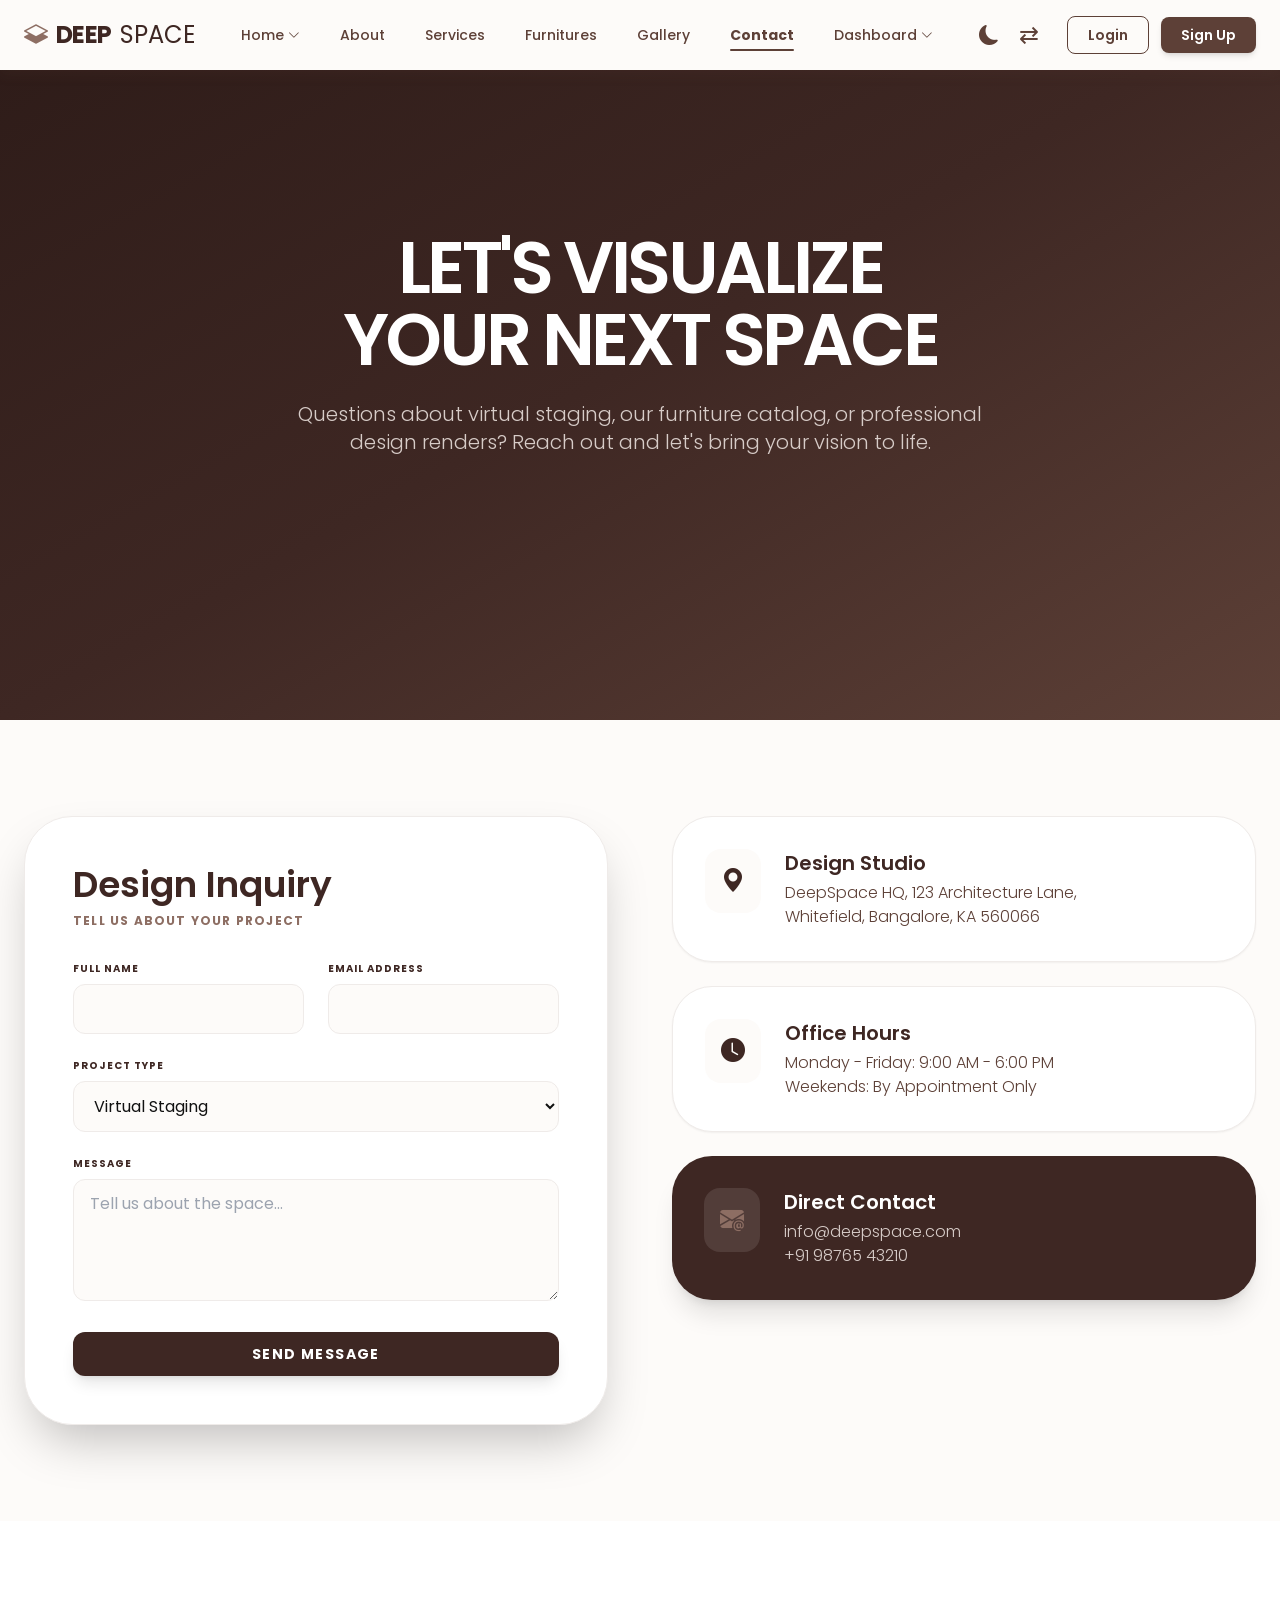
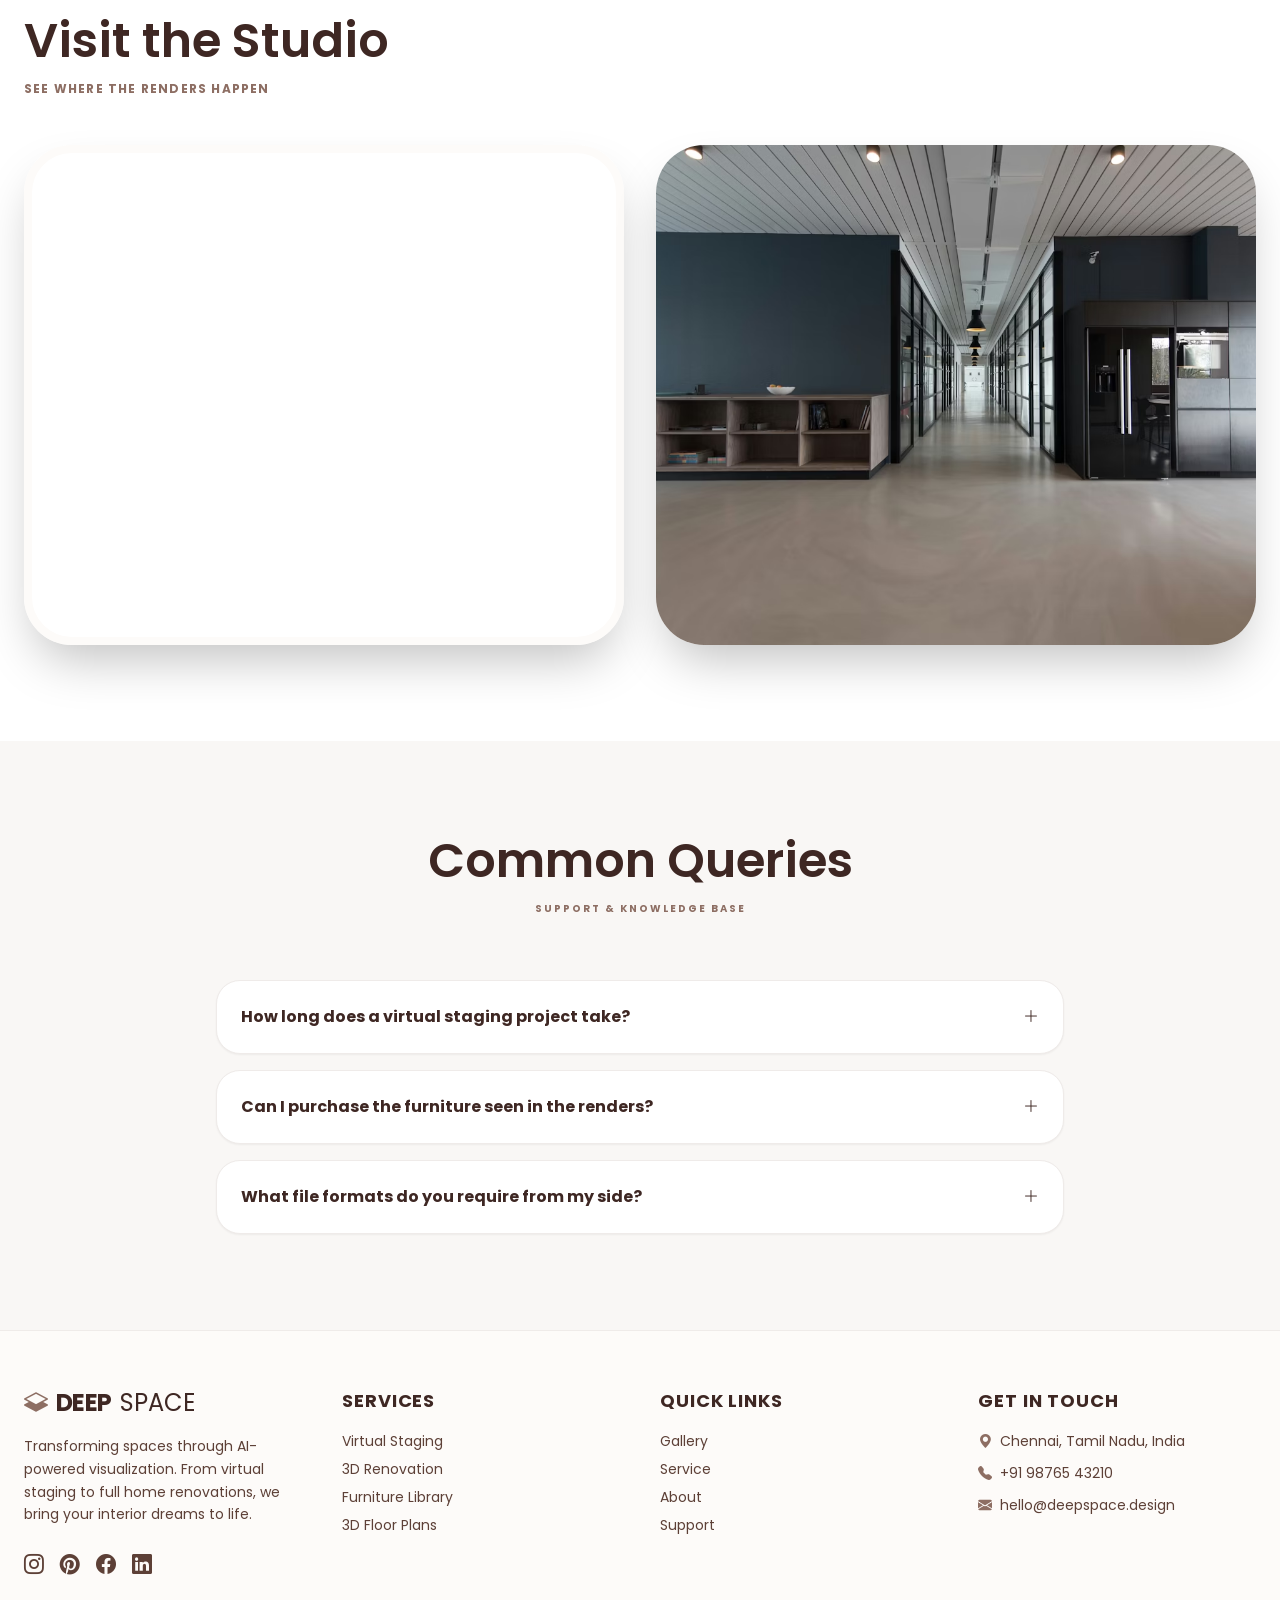
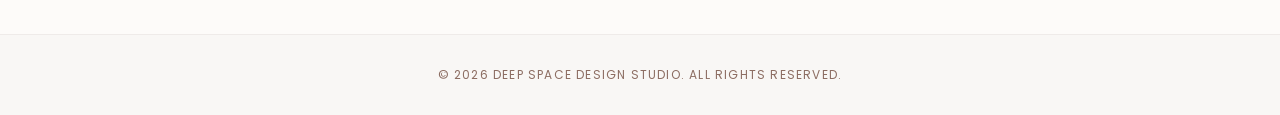
<file: contact.html>
﻿<!DOCTYPE html>
<html lang="en">

<head>
  <meta charset="UTF-8">
  <meta name="viewport" content="width=device-width, initial-scale=1.0">
  <title>Contact - Deep Space</title>
  <link rel="icon" href="images/logo.jpeg">
  <script src="tailwind.js"></script>
  <link rel="stylesheet" href="https://cdn.jsdelivr.net/npm/bootstrap-icons@1.11.3/font/bootstrap-icons.min.css">
  <link rel="stylesheet" href="navbar.css">
  <link rel="stylesheet" href="footer.css">
  <link rel="preconnect" href="https://fonts.googleapis.com">
  <link rel="preconnect" href="https://fonts.gstatic.com" crossorigin>
  <link href="https://fonts.googleapis.com/css2?family=Poppins:wght@300;400;500;600;700;900&display=swap"
    rel="stylesheet">
  <style>
    /* RTL */
    .rtl {
      direction: rtl;
    }

    [dir="rtl"] .title {
      margin-right: 20px !important;
    }

    /* THEME TOGGLE */
    :root {
      --home-bg: #ffffff;
      --text-color: #111111;
    }

    [data-theme="dark"] {
      --home-bg: #000000;
      --text-color: #ffffff;
    }

    body {
      background-color: var(--home-bg) !important;
      color: var(--text-color);
      transition: background-color 0.4s ease, color 0.4s ease;
    }

    [data-theme="dark"] section,
    [data-theme="dark"] .card,
    [data-theme="dark"] .bg-white,
    [data-theme="dark"] .bg-\[\#FDFBF9\],
    [data-theme="dark"] .bg-\[\#EFEBE9\],
    [data-theme="dark"] .bg-\[\#F9F7F5\] {
      background-color: #000000 !important;
      border-color: #333333 !important;
    }

    [data-theme="dark"] .btn,
    [data-theme="dark"] .btn1:hover {
      color: #000000 !important;
    }

    [data-theme="dark"] body,
    [data-theme="dark"] p,
    [data-theme="dark"] h1,
    [data-theme="dark"] h2,
    [data-theme="dark"] h3,
    [data-theme="dark"] h4,
    [data-theme="dark"] h5,
    [data-theme="dark"] h6,
    [data-theme="dark"] span,
    [data-theme="dark"] li,
    [data-theme="dark"] a,
    [data-theme="dark"] i,
    [data-theme="dark"] label,
    [data-theme="dark"] table,
    [data-theme="dark"] th,
    [data-theme="dark"] td,
    [data-theme="dark"] div,
    [data-theme="dark"] small,
    [data-theme="dark"] button,
    [data-theme="dark"] strong {
      color: #ffffff !important;
    }

    [data-theme="dark"] thead {
      background-color: #064E3B !important;
    }

    [data-theme="dark"] .hero-overlay {
      background-color: rgba(0, 0, 0, 0.7) !important;
    }

    [data-theme="dark"] .tag-btn {
      background-color: rgba(255, 255, 255, 0.1) !important;
      border-color: #ffffff !important;
    }
  
  @keyframes bounce-slow {
    0%, 100% { transform: translateY(0); }
    50% { transform: translateY(-10px); }
  }
  .animate-bounce-slow {
    animation: bounce-slow 4s ease-in-out infinite;
  }
  </style>
</head>

<body class="font-sans">
  <!-- navbar -->
  <div id="navbar"></div>

  <!-- HERO BANNER -->
<!-- HERO BANNER: DARK BROWN THEME -->
    <section class="relative h-[80vh] bg-gradient-to-br from-[#2D1B18] via-[#3E2723] to-[#5D4037] 
    text-white flex items-center justify-center overflow-hidden">

        <!-- Main Content -->
        <div class="text-center px-6 max-w-3xl z-10">

            <h1 class="text-4xl md:text-7xl font-semibold mb-6 leading-tight uppercase tracking-tighter">
                Let's Visualize <br class="hidden md:block">
                Your Next Space
            </h1>

            <p class="text-lg md:text-xl text-[#D7CCC8] mb-8 font-light">
                Questions about virtual staging, our furniture catalog, or professional design renders? 
                Reach out and let's bring your vision to life.
            </p>
        </div>

    </section>

    <!-- SECTION 1: FORM & INFO -->
    <section id="contact-form" class="py-24 bg-[#FDFBF9]">

        <div class="max-w-7xl mx-auto px-6 grid lg:grid-cols-2 gap-16">

            <!-- LEFT: Design Inquiry Form -->
            <div class="card bg-white p-12 rounded-[3rem] shadow-2xl border border-[#EFEBE9]">

                <h2 class="text-4xl font-semibold text-[#3E2723] mb-2">
                    Design Inquiry
                </h2>
                <p class="text-[#8D6E63] font-bold uppercase tracking-widest text-xs mb-8">Tell us about your project</p>

                <form class="space-y-6">

                    <div class="grid md:grid-cols-2 gap-6">
                        <div>
                            <label class="block text-[10px] font-bold uppercase tracking-widest text-[#3E2723] mb-2">Full Name</label>
                            <input type="text" class="w-full border border-[#EFEBE9] bg-[#FDFBF9] rounded-xl px-4 py-3 
                                focus:ring-2 focus:ring-[#8D6E63] focus:outline-none transition">
                        </div>
                        <div>
                            <label class="block text-[10px] font-bold uppercase tracking-widest text-[#3E2723] mb-2">Email Address</label>
                            <input type="email" class="w-full border border-[#EFEBE9] bg-[#FDFBF9] rounded-xl px-4 py-3 
                                focus:ring-2 focus:ring-[#8D6E63] focus:outline-none transition">
                        </div>
                    </div>

                    <div>
                        <label class="block text-[10px] font-bold uppercase tracking-widest text-[#3E2723] mb-2">Project Type</label>
                        <select class="w-full border border-[#EFEBE9] bg-[#FDFBF9] rounded-xl px-4 py-3 focus:outline-none">
                            <option>Virtual Staging</option>
                            <option>Furniture Sourcing</option>
                            <option>Commercial Render</option>
                            <option>Custom Consultation</option>
                        </select>
                    </div>

                    <div>
                        <label class="block text-[10px] font-bold uppercase tracking-widest text-[#3E2723] mb-2">Message</label>
                        <textarea rows="4" class="w-full border border-[#EFEBE9] bg-[#FDFBF9] rounded-xl px-4 py-3 
                              focus:ring-2 focus:ring-[#8D6E63] focus:outline-none transition" placeholder="Tell us about the space..."></textarea>
                    </div>

                    <button type="submit" class="w-full bg-[#3E2723] text-white py-3 rounded-xl font-bold hover:bg-[#8D6E63] shadow-lg transition duration-300 uppercase tracking-widest text-sm">
                        Send Message
                    </button>

                </form>

            </div>

            <!-- RIGHT: Studio Information -->
            <div class="space-y-6">

                <!-- Address -->
                <div class="group bg-white p-8 rounded-[2.5rem] shadow-sm border border-[#EFEBE9] flex items-start gap-6 hover:shadow-xl transition duration-500">
                    <div class="bg-[#FDFBF9] p-4 rounded-2xl text-[#3E2723] group-hover:bg-[#3E2723] group-hover:text-white transition duration-500">
                        <i class="bi bi-geo-alt-fill text-2xl"></i>
                    </div>
                    <div>
                        <h3 class="font-semibold text-[#3E2723] text-xl mb-1">Design Studio</h3>
                        <p class="text-[#5D4037] font-light">
                            DeepSpace HQ, 123 Architecture Lane, <br>
                            Whitefield, Bangalore, KA 560066
                        </p>
                    </div>
                </div>

                <!-- Hours -->
                <div class="group bg-white p-8 rounded-[2.5rem] shadow-sm border border-[#EFEBE9] flex items-start gap-6 hover:shadow-xl transition duration-500">
                    <div class="bg-[#FDFBF9] p-4 rounded-2xl text-[#3E2723] group-hover:bg-[#3E2723] group-hover:text-white transition duration-500">
                        <i class="bi bi-clock-fill text-2xl"></i>
                    </div>
                    <div>
                        <h3 class="font-semibold text-[#3E2723] text-xl mb-1">Office Hours</h3>
                        <p class="text-[#5D4037] font-light">
                            Monday - Friday: 9:00 AM - 6:00 PM <br>
                            Weekends: By Appointment Only
                        </p>
                    </div>
                </div>

                <!-- Email/Contact -->
                <div class="group bg-[#3E2723] p-8 rounded-[2.5rem] shadow-xl flex items-start gap-6">
                    <div class="bg-white/10 p-4 rounded-2xl text-[#8D6E63]">
                        <i class="bi bi-envelope-at-fill text-2xl"></i>
                    </div>
                    <div>
                        <h3 class="font-semibold text-white text-xl mb-1">Direct Contact</h3>
                        <p class="text-[#D7CCC8] font-light">
                            info@deepspace.com <br>
                            +91 98765 43210
                        </p>
                    </div>
                </div>

            </div>

        </div>

    </section>

    <!-- SECTION 2: MAP & STUDIO VISUAL -->
    <section class="py-24 bg-white">

        <div class="max-w-7xl mx-auto px-6">

            <div class="flex flex-col md:flex-row justify-between items-end mb-12 gap-6">
                <div class="max-w-2xl">
                    <h2 class="text-4xl md:text-5xl font-semibold text-[#3E2723]">
                        Visit the Studio
                    </h2>
                    <p class="text-[#8D6E63] mt-4 font-bold uppercase tracking-widest text-xs">
                        See where the renders happen
                    </p>
                </div>
            </div>

            <!-- Split Layout -->
            <div class="grid lg:grid-cols-2 gap-8 items-center">

                <div class="rounded-[3rem] overflow-hidden shadow-2xl h-[500px] border-8 border-[#FDFBF9]">
                    <iframe src="https://www.google.com/maps?q=Whitefield,Bangalore&output=embed" width="100%"
                        height="100%" style="border:0;" allowfullscreen="" loading="lazy">
                    </iframe>
                </div>

                <div class="h-[500px]">
                    <img src="images/studio.avif" 
                        alt="Modern Design Studio"
                        class="rounded-[3rem] shadow-2xl w-full h-full object-cover  transition duration-1000">
                </div>

            </div>

        </div>

    </section>

    <!-- SECTION 3: FAQ -->
    <section class="py-24 bg-[#F9F7F5]">

        <div class="max-w-4xl mx-auto px-6">

            <div class="text-center mb-16">
                <h2 class="text-4xl md:text-5xl font-semibold text-[#3E2723]">
                    Common Queries
                </h2>
                <p class="text-[#8D6E63] mt-4 font-bold uppercase tracking-[0.2em] text-[10px]">
                    Support & Knowledge Base
                </p>
            </div>

            <div class="space-y-4">

                <!-- Item 1 -->
                <div class="bg-white rounded-3xl border border-[#EFEBE9] overflow-hidden shadow-sm">
                    <button onclick="toggleFAQ(1)"
                        class="w-full flex justify-between items-center p-6 text-left font-bold text-[#3E2723] hover:text-[#8D6E63] transition">
                        How long does a virtual staging project take?
                        <i id="icon1" class="bi bi-plus-lg transition-transform"></i>
                    </button>
                    <div id="faq1" class="hidden px-6 pb-6 text-[#5D4037] font-light leading-relaxed">
                        Standard staging projects are typically delivered within 24 to 48 hours. Large-scale commercial renders or custom architecture may take up to 5 business days depending on complexity.
                    </div>
                </div>

                <!-- Item 2 -->
                <div class="bg-white rounded-3xl border border-[#EFEBE9] overflow-hidden shadow-sm">
                    <button onclick="toggleFAQ(2)"
                        class="w-full flex justify-between items-center p-6 text-left font-bold text-[#3E2723] hover:text-[#8D6E63] transition">
                        Can I purchase the furniture seen in the renders?
                        <i id="icon2" class="bi bi-plus-lg transition-transform"></i>
                    </button>
                    <div id="faq2" class="hidden px-6 pb-6 text-[#5D4037] font-light leading-relaxed">
                        Yes. Our catalog features real-world furniture. When you receive your render, you also receive a curated shopping list with direct sourcing links to our retail partners.
                    </div>
                </div>

                <!-- Item 3 -->
                <div class="bg-white rounded-3xl border border-[#EFEBE9] overflow-hidden shadow-sm">
                    <button onclick="toggleFAQ(3)"
                        class="w-full flex justify-between items-center p-6 text-left font-bold text-[#3E2723] hover:text-[#8D6E63] transition">
                        What file formats do you require from my side?
                        <i id="icon3" class="bi bi-plus-lg transition-transform"></i>
                    </button>
                    <div id="faq3" class="hidden px-6 pb-6 text-[#5D4037] font-light leading-relaxed">
                        We accept high-resolution photos (JPEG/PNG), architectural CAD files, or even simple hand-drawn sketches with dimensions to begin the visualization process.
                    </div>
                </div>

            </div>

        </div>

    </section>

    <script>
        function toggleFAQ(num) {
            const content = document.getElementById("faq" + num);
            const icon = document.getElementById("icon" + num);

            content.classList.toggle("hidden");

            if (content.classList.contains("hidden")) {
                icon.classList.replace("bi-dash-lg", "bi-plus-lg");
            } else {
                icon.classList.replace("bi-plus-lg", "bi-dash-lg");
            }
        }
    </script>
    <!-- FOOTER -->
  <div id="footer"></div>
  <script>
    tailwind.config = {
      theme: {
        extend: {
          fontFamily: {
            sans: ['Poppins', 'ui-sans-serif', 'system-ui'],
          },
        },
      },
    }
</script>
  <script src="navbar.js"></script>
  <script src="footer.js"></script>
</body>

</html>
</file>
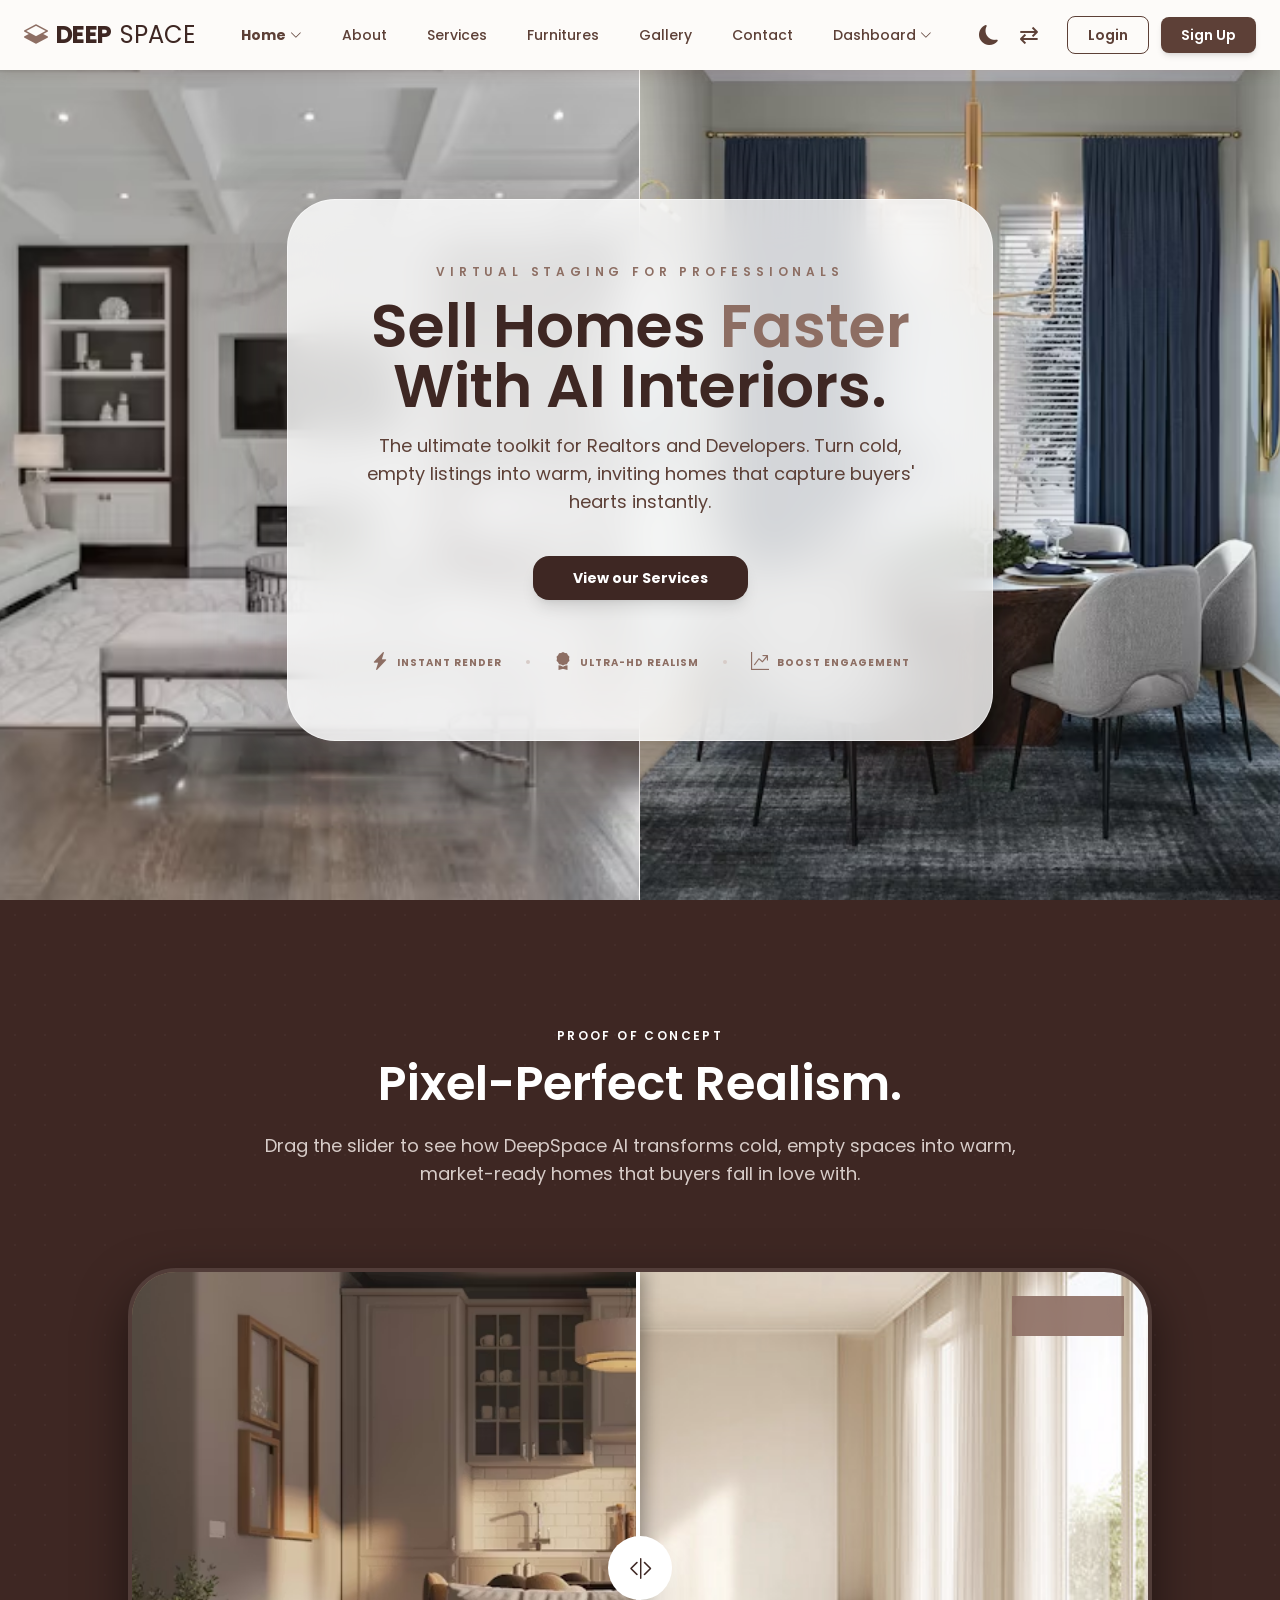
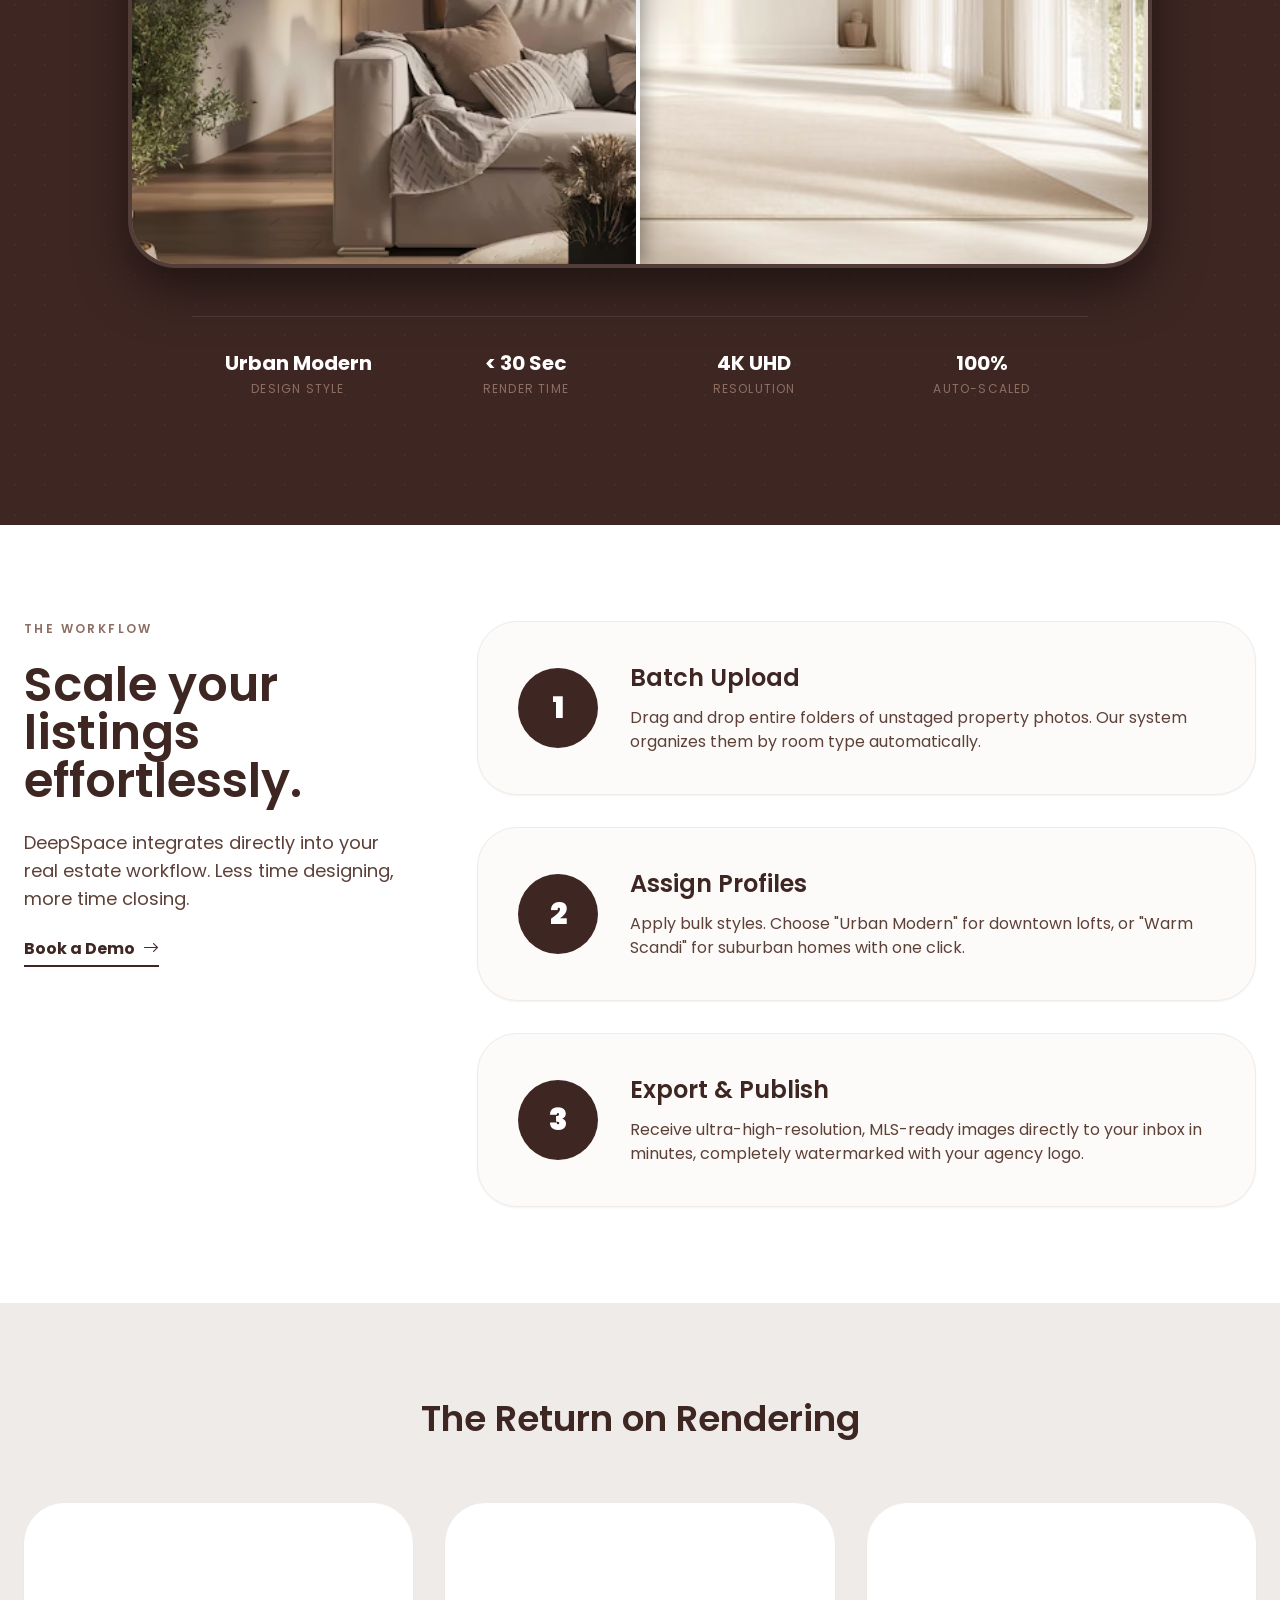
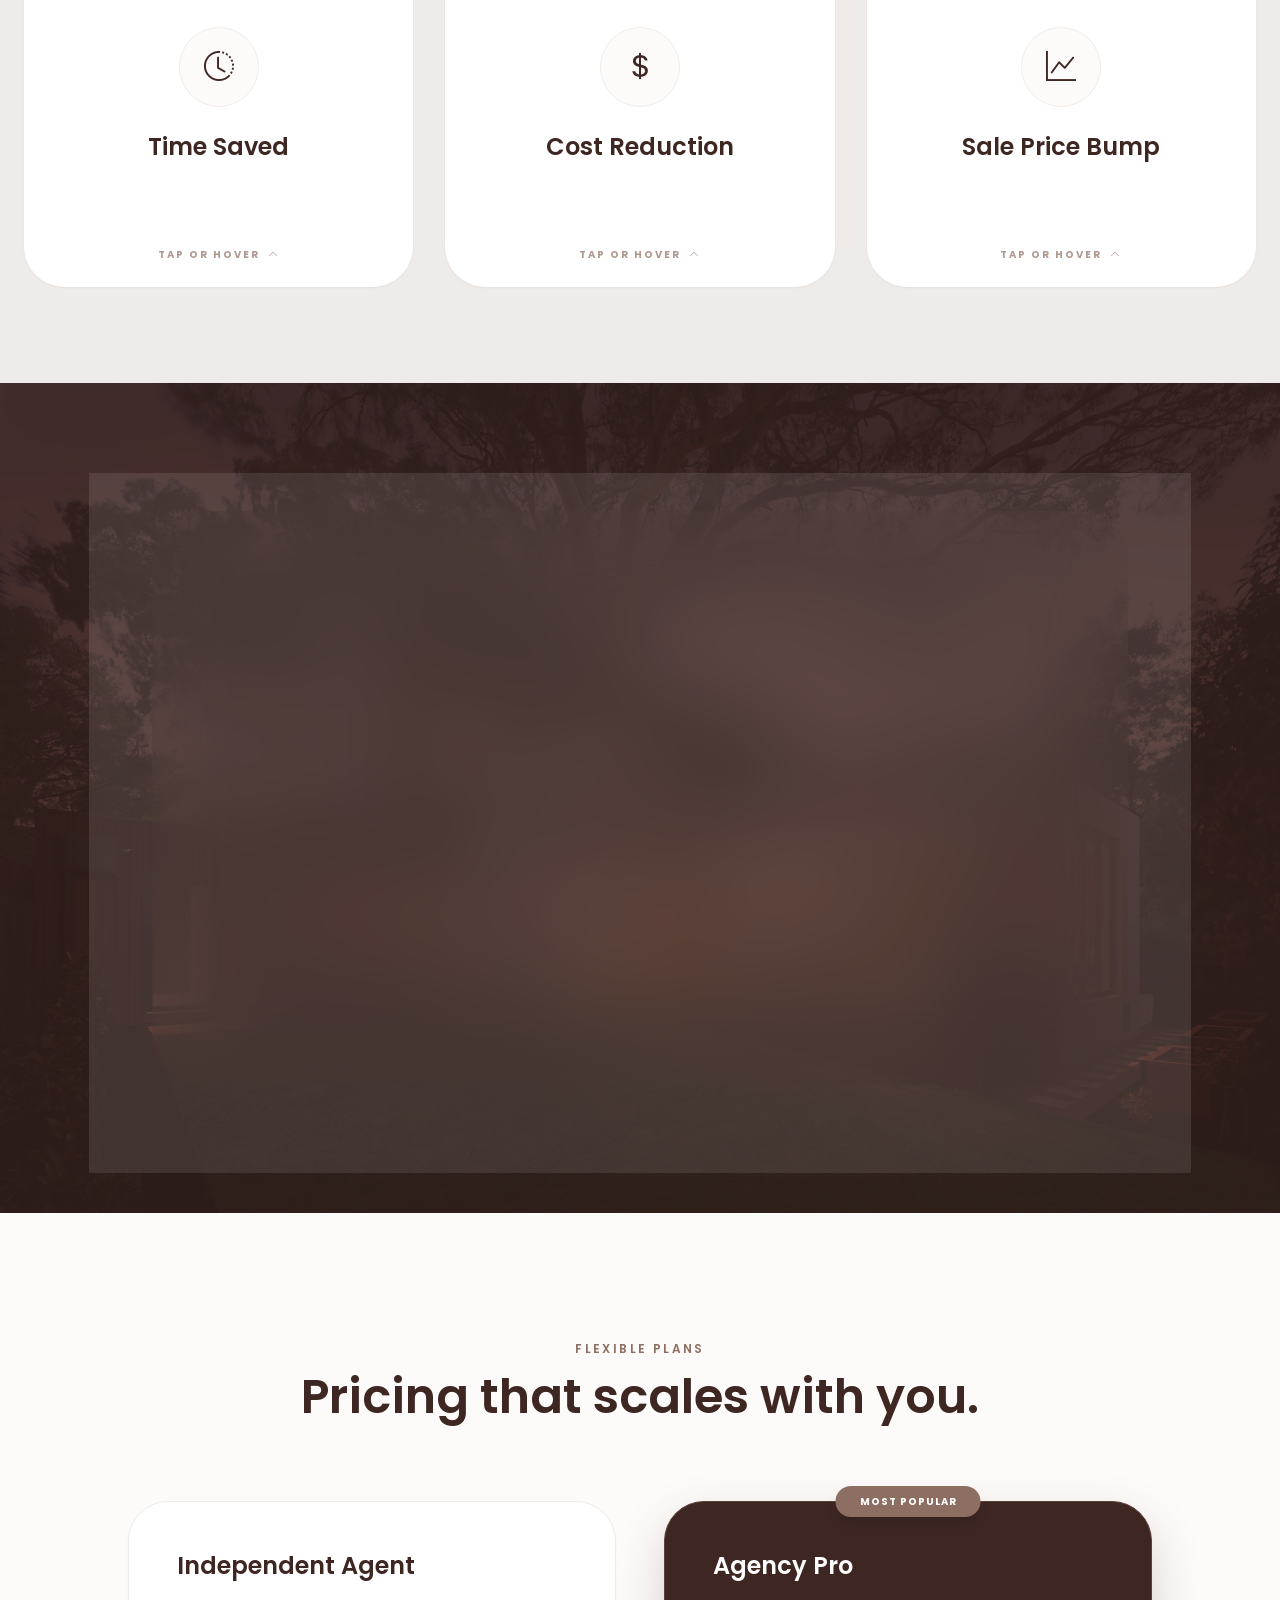
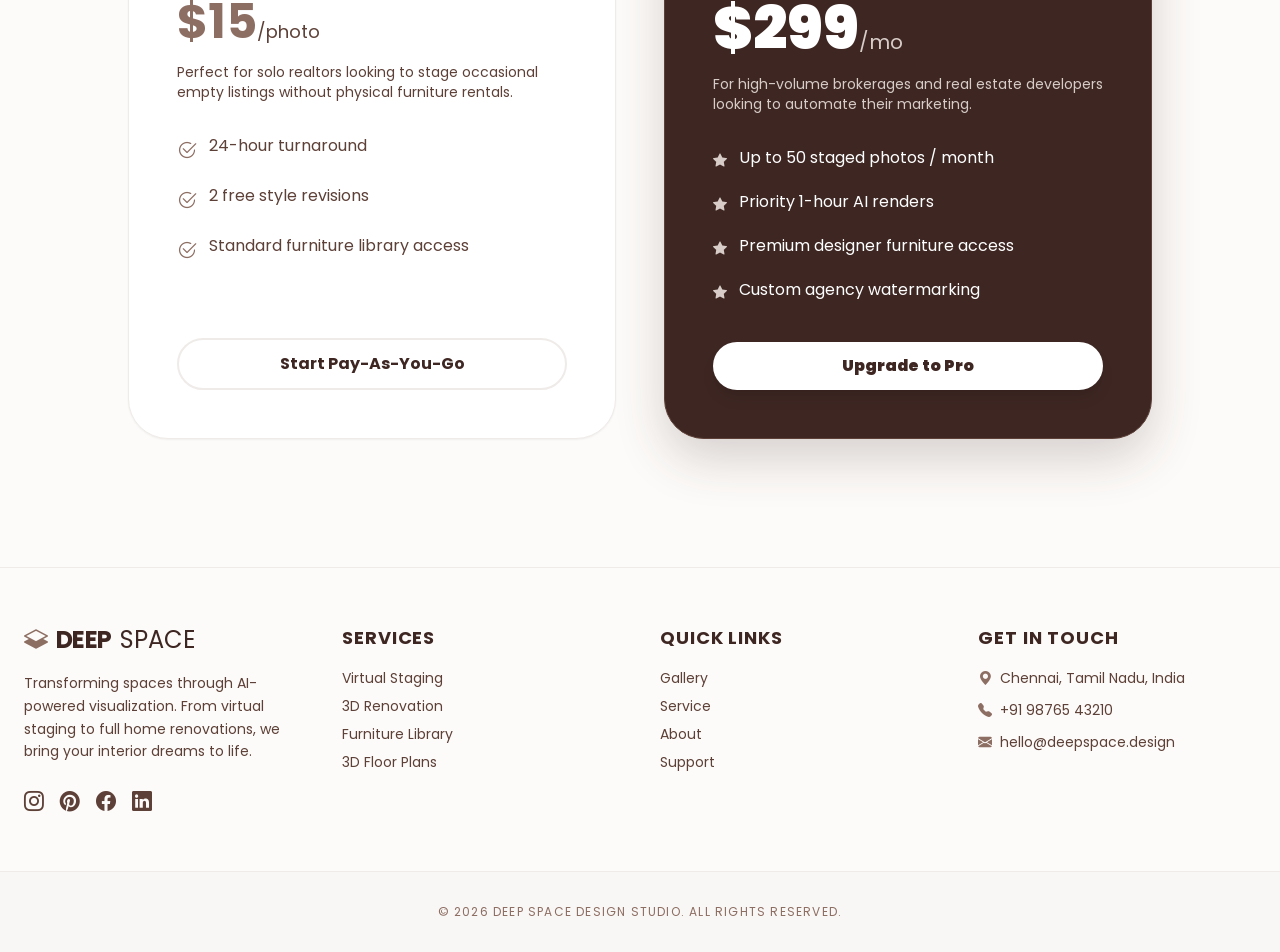
<file: home2.html>
﻿<!DOCTYPE html>
<html lang="en">

<head>
    <meta charset="UTF-8">
    <meta name="viewport" content="width=device-width, initial-scale=1.0">
    <title>Home2 - Deep Space</title>
    <link rel="icon" href="images/logo.jpeg">
    <script src="tailwind.js"></script>
    <link rel="stylesheet" href="https://cdn.jsdelivr.net/npm/bootstrap-icons@1.11.3/font/bootstrap-icons.min.css">
    <link rel="stylesheet" href="navbar.css">
    <link rel="stylesheet" href="footer.css">
    <link rel="preconnect" href="https://fonts.googleapis.com">
    <link rel="preconnect" href="https://fonts.gstatic.com" crossorigin>
    <link href="https://fonts.googleapis.com/css2?family=Poppins:wght@300;400;500;600;700;900&display=swap"
        rel="stylesheet">
    <style>
        /* RTL */
        .rtl {
            direction: rtl;
        }

        [dir="rtl"] .title {
            margin-right: 20px !important;
        }

        /* THEME TOGGLE */
        :root {
            --home-bg: #ffffff;
            --text-color: #111111;
        }

        [data-theme="dark"] {
            --home-bg: #000000;
            --text-color: #ffffff;
        }

        body {
            background-color: var(--home-bg) !important;
            color: var(--text-color);
            transition: background-color 0.4s ease, color 0.4s ease;
        }

        [data-theme="dark"] .card,
        [data-theme="dark"] .bg-white,
        [data-theme="dark"] .bg-white\/90,
        [data-theme="dark"] .bg-white\/80,
        [data-theme="dark"] .bg-white\/10,
        [data-theme="dark"] .bg-\[\#FDFBF9\],
        [data-theme="dark"] .bg-\[\#EFEBE9\],
        [data-theme="dark"] .bg-\[\#F9F7F5\] {
            background-color: #000000 !important;
            border-color: #333333 !important;
        }

        [data-theme="dark"] .btn,
        [data-theme="dark"] .btn1:hover {
            color: #000000 !important;
        }

        [data-theme="dark"] body,
        [data-theme="dark"] p,
        [data-theme="dark"] h1,
        [data-theme="dark"] h2,
        [data-theme="dark"] h3,
        [data-theme="dark"] h4,
        [data-theme="dark"] h5,
        [data-theme="dark"] h6,
        [data-theme="dark"] span,
        [data-theme="dark"] li,
        [data-theme="dark"] a,
        [data-theme="dark"] i,
        [data-theme="dark"] label,
        [data-theme="dark"] table,
        [data-theme="dark"] th,
        [data-theme="dark"] td,
        [data-theme="dark"] div,
        [data-theme="dark"] small,
        [data-theme="dark"] strong {
            color: #ffffff !important;
        }

        [data-theme="dark"] thead {
            background-color: #064E3B !important;
        }

        [data-theme="dark"] .hero-overlay {
            background-color: rgba(0, 0, 0, 0.7) !important;
        }

        [data-theme="dark"] .tag-btn {
            background-color: rgba(255, 255, 255, 0.1) !important;
            border-color: #ffffff !important;
        }

        .vertical-text {
            writing-mode: vertical-rl;
            text-orientation: mixed;
        }
    </style>
</head>

<body class="font-sans">
    <div id="navbar"></div>

    <section class="relative h-screen w-full flex items-center justify-center overflow-hidden bg-[#FDFBF9]">

        <div class="absolute top-0 left-0 w-full h-1/2 md:w-1/2 md:h-full border-b md:border-b-0 md:border-r border-white/20">
            <img src="images/pic1.avif" class="w-full h-full object-cover grayscale-[0.2]" alt="Unstaged Property">
        </div>

        <div class="absolute bottom-0 right-0 md:top-0 w-full h-1/2 md:w-1/2 md:h-full">
            <img src="images/pic2.avif" class="w-full h-full object-cover" alt="Staged Property">
        </div>

        <div class="relative z-30 max-w-4xl mx-auto px-4 sm:px-6 mt-10">
            <div class="bg-white/90 md:bg-white/80 backdrop-blur-xl p-6 sm:p-10 md:p-16 rounded-[2rem] md:rounded-[3rem] shadow-[0_30px_100px_rgba(62,39,35,0.3)] border border-white/50 text-center space-y-6 md:space-y-8 transform transition-transform hover:scale-[1.01] duration-700">

                <div class="space-y-3 md:space-y-4">
                    <h2 class="text-[#8D6E63] font-semibold tracking-[0.2em] md:tracking-[0.4em] text-[10px] md:text-xs uppercase">
                        Virtual Staging For Professionals
                    </h2>
                    <h1 class="text-3xl sm:text-4xl md:text-6xl font-semibold text-[#3E2723] leading-tight">
                        Sell Homes <span class="text-[#8D6E63]">Faster</span> <br class="hidden sm:block">
                        With AI Interiors.
                    </h1>
                    <p class="text-[#5D4037] text-sm md:text-lg max-w-xl mx-auto leading-relaxed">
                        The ultimate toolkit for Realtors and Developers. Turn cold, empty listings into warm, inviting
                        homes that capture buyers' hearts instantly.
                    </p>
                </div>

                <div class="flex items-center justify-center pt-2">
                    <a href="service.html" class="w-full sm:w-auto px-8 md:px-10 py-3 bg-[#3E2723] text-white rounded-xl md:rounded-2xl font-bold text-sm shadow-lg hover:bg-[#5D4037] transition-all transform hover:-translate-y-1">
                        View our Services
                    </a>
                </div>

                <div class="hidden sm:flex items-center justify-center gap-4 md:gap-6 pt-4 flex-wrap">
                    <div class="flex items-center gap-2 text-[#8D6E63]">
                        <i class="bi bi-lightning-charge-fill text-lg"></i>
                        <span class="text-[10px] font-bold uppercase tracking-widest">Instant Render</span>
                    </div>
                    <div class="hidden md:block w-1 h-1 bg-[#D7CCC8] rounded-full"></div>
                    <div class="flex items-center gap-2 text-[#8D6E63]">
                        <i class="bi bi-award-fill text-lg"></i>
                        <span class="text-[10px] font-bold uppercase tracking-widest">Ultra-HD Realism</span>
                    </div>
                    <div class="hidden md:block w-1 h-1 bg-[#D7CCC8] rounded-full"></div>
                    <div class="flex items-center gap-2 text-[#8D6E63]">
                        <i class="bi bi-graph-up-arrow text-lg"></i>
                        <span class="text-[10px] font-bold uppercase tracking-widest">Boost Engagement</span>
                    </div>
                </div>
            </div>
        </div>

    </section>

   <section class="py-20 md:py-32 bg-[#3E2723] relative overflow-hidden">
    <div class="absolute inset-0 opacity-[0.03] pointer-events-none">
        <div class="absolute top-0 left-0 w-full h-full bg-[radial-gradient(#ffffff_1px,transparent_1px)] [background-size:30px_30px]"></div>
    </div>

    <div class="max-w-7xl mx-auto px-6 relative z-10">
        <div class="text-center max-w-3xl mx-auto mb-12 md:mb-20">
            <h2 class="text-white font-semibold tracking-[0.2em] text-[10px] md:text-xs uppercase mb-3 md:mb-4">Proof of Concept</h2>
            <h3 class="text-3xl sm:text-4xl md:text-5xl font-semibold text-white leading-tight">Pixel-Perfect Realism.</h3>
            <p class="text-[#D7CCC8] mt-4 md:mt-6 text-sm md:text-lg leading-relaxed">
                Drag the slider to see how DeepSpace AI transforms cold, empty spaces into warm, market-ready homes that buyers fall in love with.
            </p>
        </div>

        <div class="relative w-full max-w-5xl mx-auto h-[400px] sm:h-[500px] md:h-[600px] rounded-[2rem] md:rounded-[3rem] overflow-hidden shadow-[0_20px_50px_rgba(0,0,0,0.5)] border-4 border-white/10 group select-none">
            
            <img src="images/pic3.jpg" alt="Empty Room Before" class="absolute inset-0 w-full h-full object-cover pointer-events-none grayscale-[0.2]">
            
            <div class="absolute top-6 left-6 z-10 bg-black/60 backdrop-blur-md px-4 py-2 rounded-full pointer-events-none">
                <span class="text-[10px] md:text-xs font-bold text-white uppercase tracking-widest">Empty Listing</span>
            </div>
            <div class="absolute top-6 right-6 z-30 bg-[#8D6E63]/90 backdrop-blur-md px-4 py-2 rounded-full pointer-events-none">
                <span class="text-[10px] md:text-xs font-bold text-white uppercase tracking-widest">AI Staged</span>
            </div>

            <div id="comparison-overlay" class="absolute inset-0 w-1/2 h-full overflow-hidden border-r-4 border-white shadow-[5px_0_15px_rgba(0,0,0,0.3)] z-20">
                <img src="images/pic4.avif" alt="Staged Room After" class="absolute top-0 left-0 w-[100vw] max-w-[64rem] h-full object-cover pointer-events-none" style="width: 100vw; max-width: 1024px;"> </div>

            <input type="range" min="0" max="100" value="50" id="comparison-slider" class="absolute inset-0 w-full h-full opacity-0 cursor-ew-resize z-40">

            <div id="slider-handle" class="absolute top-1/2 left-1/2 -translate-x-1/2 -translate-y-1/2 w-12 h-12 md:w-16 md:h-16 bg-white rounded-full shadow-2xl flex items-center justify-center z-30 pointer-events-none transition-transform group-hover:scale-110">
                <i class="bi bi-chevron-bar-expand text-[#3E2723] text-xl md:text-2xl transform rotate-90"></i>
            </div>

        </div>

        <div class="max-w-4xl mx-auto mt-8 md:mt-12 grid grid-cols-2 md:grid-cols-4 gap-4 text-center border-t border-white/10 pt-8">
            <div>
                <p class="text-white font-bold text-lg md:text-xl">Urban Modern</p>
                <p class="text-[#8D6E63] text-[10px] md:text-xs uppercase tracking-widest mt-1">Design Style</p>
            </div>
            <div>
                <p class="text-white font-bold text-lg md:text-xl">&lt; 30 Sec</p>
                <p class="text-[#8D6E63] text-[10px] md:text-xs uppercase tracking-widest mt-1">Render Time</p>
            </div>
            <div>
                <p class="text-white font-bold text-lg md:text-xl">4K UHD</p>
                <p class="text-[#8D6E63] text-[10px] md:text-xs uppercase tracking-widest mt-1">Resolution</p>
            </div>
            <div>
                <p class="text-white font-bold text-lg md:text-xl">100%</p>
                <p class="text-[#8D6E63] text-[10px] md:text-xs uppercase tracking-widest mt-1">Auto-Scaled</p>
            </div>
        </div>
    </div>
</section>


    <section class="py-16 md:py-24 bg-white relative">
        <div class="max-w-7xl mx-auto px-6 flex flex-col lg:flex-row gap-10 md:gap-16 items-start">

            <div class="lg:w-1/3 lg:sticky lg:top-32 space-y-4 md:space-y-6">
                <h2 class="text-[#8D6E63] font-semibold tracking-[0.2em] text-[10px] md:text-xs uppercase">The Workflow</h2>
                <h3 class="text-3xl sm:text-4xl md:text-5xl font-semibold text-[#3E2723] leading-tight">Scale your listings effortlessly.</h3>
                <p class="text-[#5D4037] leading-relaxed text-sm md:text-lg">
                    DeepSpace integrates directly into your real estate workflow. Less time designing, more time closing.
                </p>
                <a href="#" class="inline-flex items-center gap-2 text-[#3E2723] font-bold border-b-2 border-[#3E2723] pb-1 hover:text-[#8D6E63] hover:border-[#8D6E63] transition-all md:mt-4 text-sm md:text-base">
                    Book a Demo <i class="bi bi-arrow-right"></i>
                </a>
            </div>

            <div class="lg:w-2/3 space-y-6 md:space-y-8 w-full">

                <div class="group bg-[#FDFBF9] border border-[#EFEBE9] p-6 sm:p-8 md:p-10 rounded-[2rem] md:rounded-[2.5rem] shadow-sm hover:shadow-xl hover:border-[#8D6E63] transition-all duration-500 flex flex-col sm:flex-row gap-4 sm:gap-8 items-start sm:items-center">
                    <div class="w-14 h-14 md:w-20 md:h-20 flex-shrink-0 bg-[#3E2723] text-white rounded-full flex items-center justify-center text-xl md:text-3xl font-black group-hover:scale-110 transition-transform duration-500">
                        1
                    </div>
                    <div>
                        <h4 class="text-xl md:text-2xl font-semibold text-[#3E2723] mb-2 md:mb-3">Batch Upload</h4>
                        <p class="text-[#5D4037] leading-relaxed text-sm md:text-base">
                            Drag and drop entire folders of unstaged property photos. Our system organizes them by room type automatically.
                        </p>
                    </div>
                </div>

                <div class="group bg-[#FDFBF9] border border-[#EFEBE9] p-6 sm:p-8 md:p-10 rounded-[2rem] md:rounded-[2.5rem] shadow-sm hover:shadow-xl hover:border-[#8D6E63] transition-all duration-500 flex flex-col sm:flex-row gap-4 sm:gap-8 items-start sm:items-center">
                    <div class="w-14 h-14 md:w-20 md:h-20 flex-shrink-0 bg-[#3E2723] text-white rounded-full flex items-center justify-center text-xl md:text-3xl font-black group-hover:scale-110 transition-transform duration-500">
                        2
                    </div>
                    <div>
                        <h4 class="text-xl md:text-2xl font-semibold text-[#3E2723] mb-2 md:mb-3">Assign Profiles</h4>
                        <p class="text-[#5D4037] leading-relaxed text-sm md:text-base">
                            Apply bulk styles. Choose "Urban Modern" for downtown lofts, or "Warm Scandi" for suburban homes with one click.
                        </p>
                    </div>
                </div>

                <div class="group bg-[#FDFBF9] border border-[#EFEBE9] p-6 sm:p-8 md:p-10 rounded-[2rem] md:rounded-[2.5rem] shadow-sm hover:shadow-xl hover:border-[#8D6E63] transition-all duration-500 flex flex-col sm:flex-row gap-4 sm:gap-8 items-start sm:items-center">
                    <div class="w-14 h-14 md:w-20 md:h-20 flex-shrink-0 bg-[#3E2723] text-white rounded-full flex items-center justify-center text-xl md:text-3xl font-black group-hover:scale-110 transition-transform duration-500">
                        3
                    </div>
                    <div>
                        <h4 class="text-xl md:text-2xl font-semibold text-[#3E2723] mb-2 md:mb-3">Export & Publish</h4>
                        <p class="text-[#5D4037] leading-relaxed text-sm md:text-base">
                            Receive ultra-high-resolution, MLS-ready images directly to your inbox in minutes, completely watermarked with your agency logo.
                        </p>
                    </div>
                </div>

            </div>
        </div>
    </section>

    <section class="py-16 md:py-24 bg-[#EFEBE9]">
        <div class="max-w-7xl mx-auto px-6">
            <div class="text-center mb-10 md:mb-16">
                <h3 class="text-3xl sm:text-4xl font-semibold text-[#3E2723]">The Return on Rendering</h3>
            </div>

            <div class="grid grid-cols-1 md:grid-cols-3 gap-6 md:gap-8">

                <div class="group relative h-72 sm:h-80 md:h-96 bg-white rounded-[2rem] md:rounded-[2.5rem] overflow-hidden border border-white shadow-sm hover:shadow-2xl hover:border-[#3E2723] transition-all duration-500">
                    <div class="absolute inset-0 p-8 flex flex-col justify-center items-center text-center transition-transform duration-500 ease-in-out group-hover:-translate-y-full">
                        <div class="w-16 h-16 md:w-20 md:h-20 bg-[#FDFBF9] rounded-full flex items-center justify-center mb-4 md:mb-6 border border-[#EFEBE9]">
                            <i class="bi bi-clock-history text-2xl md:text-3xl text-[#3E2723]"></i>
                        </div>
                        <h4 class="text-xl md:text-2xl font-semibold text-[#3E2723]">Time Saved</h4>
                        <div class="absolute bottom-6 text-[#8D6E63] text-[9px] md:text-[10px] font-bold uppercase tracking-[0.2em] flex items-center gap-2 opacity-70 animate-pulse">
                            Tap or Hover <i class="bi bi-chevron-up"></i>
                        </div>
                    </div>
                    <div class="absolute inset-0 bg-[#3E2723] p-8 flex flex-col justify-center items-center text-center translate-y-full transition-transform duration-500 ease-in-out group-hover:translate-y-0">
                        <h4 class="text-5xl md:text-6xl font-semibold text-white mb-2 md:mb-4">14 Days</h4>
                        <p class="text-[#D7CCC8] text-xs md:text-sm leading-relaxed max-w-[200px]">Average time saved bypassing physical furniture staging and delivery.</p>
                    </div>
                </div>

                <div class="group relative h-72 sm:h-80 md:h-96 bg-white rounded-[2rem] md:rounded-[2.5rem] overflow-hidden border border-white shadow-sm hover:shadow-2xl hover:border-[#3E2723] transition-all duration-500">
                    <div class="absolute inset-0 p-8 flex flex-col justify-center items-center text-center transition-transform duration-500 ease-in-out group-hover:-translate-y-full">
                        <div class="w-16 h-16 md:w-20 md:h-20 bg-[#FDFBF9] rounded-full flex items-center justify-center mb-4 md:mb-6 border border-[#EFEBE9]">
                            <i class="bi bi-currency-dollar text-2xl md:text-3xl text-[#3E2723]"></i>
                        </div>
                        <h4 class="text-xl md:text-2xl font-semibold text-[#3E2723]">Cost Reduction</h4>
                        <div class="absolute bottom-6 text-[#8D6E63] text-[9px] md:text-[10px] font-bold uppercase tracking-[0.2em] flex items-center gap-2 opacity-70 animate-pulse">
                            Tap or Hover <i class="bi bi-chevron-up"></i>
                        </div>
                    </div>
                    <div class="absolute inset-0 bg-[#3E2723] p-8 flex flex-col justify-center items-center text-center translate-y-full transition-transform duration-500 ease-in-out group-hover:translate-y-0">
                        <h4 class="text-5xl md:text-6xl font-semibold text-white mb-2 md:mb-4">90%</h4>
                        <p class="text-[#D7CCC8] text-xs md:text-sm leading-relaxed max-w-[200px]">Cheaper than traditional physical staging fees per property listing.</p>
                    </div>
                </div>

                <div class="group relative h-72 sm:h-80 md:h-96 bg-white rounded-[2rem] md:rounded-[2.5rem] overflow-hidden border border-white shadow-sm hover:shadow-2xl hover:border-[#3E2723] transition-all duration-500">
                    <div class="absolute inset-0 p-8 flex flex-col justify-center items-center text-center transition-transform duration-500 ease-in-out group-hover:-translate-y-full">
                        <div class="w-16 h-16 md:w-20 md:h-20 bg-[#FDFBF9] rounded-full flex items-center justify-center mb-4 md:mb-6 border border-[#EFEBE9]">
                            <i class="bi bi-graph-up text-2xl md:text-3xl text-[#3E2723]"></i>
                        </div>
                        <h4 class="text-xl md:text-2xl font-semibold text-[#3E2723]">Sale Price Bump</h4>
                        <div class="absolute bottom-6 text-[#8D6E63] text-[9px] md:text-[10px] font-bold uppercase tracking-[0.2em] flex items-center gap-2 opacity-70 animate-pulse">
                            Tap or Hover <i class="bi bi-chevron-up"></i>
                        </div>
                    </div>
                    <div class="absolute inset-0 bg-[#3E2723] p-8 flex flex-col justify-center items-center text-center translate-y-full transition-transform duration-500 ease-in-out group-hover:translate-y-0">
                        <h4 class="text-5xl md:text-6xl font-semibold text-white mb-2 md:mb-4">+15%</h4>
                        <p class="text-[#D7CCC8] text-xs md:text-sm leading-relaxed max-w-[200px]">Staged homes sell for significantly more than their empty counterparts.</p>
                    </div>
                </div>

            </div>
        </div>
    </section>

    <section class="relative py-20 md:py-32 bg-[#3E2723] overflow-hidden">
        <img src="images/bg3.avif"
            class="absolute inset-0 w-full h-full object-cover opacity-30 mix-blend-overlay">

        <div class="max-w-5xl mx-auto px-4 sm:px-6 relative z-10 text-center">
            <div class="bg-white/10 backdrop-blur-2xl border border-white/20 p-8 md:p-20 rounded-[2rem] md:rounded-[3rem] shadow-2xl">
                <i class="bi bi-houses-fill text-4xl md:text-5xl text-white mb-4 md:mb-6 inline-block"></i>
                <h2 class="text-3xl sm:text-4xl md:text-6xl font-semibold text-white mb-4 md:mb-6 tracking-tight">Don't list empty.<br>List
                    <span class="text-[#D7CCC8] italic">Extraordinary</span>.</h2>
                <p class="text-[#D7CCC8] text-sm md:text-lg max-w-2xl mx-auto mb-8 md:mb-12 leading-relaxed">
                    Join the top 1% of real estate developers and agents utilizing AI staging to maximize property
                    valuations and minimize market time.
                </p>

                <button type="submit" class="w-full sm:w-auto bg-[#3E2723] text-white px-8 py-3 rounded-xl md:rounded-full font-bold hover:bg-[#201412] border border-[#3E2723] transition-all whitespace-nowrap text-sm md:text-base">
                    Create Free Account
                </button>
                <p class="text-[10px] md:text-xs text-white/50 mt-4 md:mt-6">No credit card required for your first room render.</p>
            </div>
        </div>
    </section>

    <section class="py-20 md:py-32 bg-[#FDFBF9] relative">
        <div class="absolute top-0 left-0 w-full h-1/2"></div>

        <div class="max-w-7xl mx-auto px-6 relative z-10">
            <div class="text-center mb-12 md:mb-20">
                <h2 class="text-[#8D6E63] font-semibold tracking-[0.2em] text-[10px] md:text-xs uppercase mb-3 md:mb-4">Flexible Plans</h2>
                <h3 class="text-3xl sm:text-4xl md:text-5xl font-semibold text-[#3E2723]">Pricing that scales with you.</h3>
            </div>

            <div class="grid grid-cols-1 md:grid-cols-2 gap-8 lg:gap-12 max-w-md md:max-w-5xl mx-auto items-stretch">

                <div class="h-full flex flex-col bg-white border border-[#EFEBE9] p-8 md:p-12 rounded-[2rem] md:rounded-[2.5rem] shadow-sm hover:shadow-xl transition-shadow duration-500 relative z-10">
                    <div>
                        <h4 class="text-xl md:text-2xl font-semibold text-[#3E2723]">Independent Agent</h4>
                        <p class="text-[#8D6E63] font-bold text-4xl md:text-5xl mt-3 md:mt-4">$15<span class="text-sm md:text-lg font-normal text-[#5D4037]">/photo</span></p>
                        <p class="text-xs md:text-sm text-[#5D4037] mt-3 md:mt-4 leading-relaxed">
                            Perfect for solo realtors looking to stage occasional empty listings without physical
                            furniture rentals.
                        </p>
                    </div>

                    <ul class="mt-6 md:mt-8 mb-8 md:mb-10 space-y-4 md:space-y-5 flex-grow text-sm md:text-base">
                        <li class="flex items-start gap-3 text-[#5D4037]">
                            <i class="bi bi-check2-circle text-[#8D6E63] text-lg md:text-xl mt-0.5"></i>
                            <span>24-hour turnaround</span>
                        </li>
                        <li class="flex items-start gap-3 text-[#5D4037]">
                            <i class="bi bi-check2-circle text-[#8D6E63] text-lg md:text-xl mt-0.5"></i>
                            <span>2 free style revisions</span>
                        </li>
                        <li class="flex items-start gap-3 text-[#5D4037]">
                            <i class="bi bi-check2-circle text-[#8D6E63] text-lg md:text-xl mt-0.5"></i>
                            <span>Standard furniture library access</span>
                        </li>
                    </ul>

                    <a href="sign.html" class="btn1 mt-auto block text-center w-full py-3 md:py-3 border-2 border-[#EFEBE9] rounded-xl md:rounded-full font-bold text-[#3E2723] hover:border-[#3E2723] hover:bg-[#FDFBF9] transition-all text-sm md:text-base">
                        Start Pay-As-You-Go
                    </a>
                </div>

                <div class="h-full flex flex-col bg-[#3E2723] p-8 md:p-12 rounded-[2rem] md:rounded-[2.5rem] shadow-[0_20px_50px_rgba(62,39,35,0.2)] relative z-20 border border-[#5D4037]">
                    <div class="absolute -top-3 md:-top-4 left-1/2 -translate-x-1/2 bg-[#8D6E63] text-white text-[9px] md:text-[10px] font-bold uppercase tracking-widest px-4 md:px-6 py-1.5 md:py-2 rounded-full shadow-lg whitespace-nowrap">
                        Most Popular
                    </div>

                    <div>
                        <h4 class="text-xl md:text-2xl font-semibold text-white">Agency Pro</h4>
                        <p class="text-white font-black text-4xl md:text-6xl mt-3 md:mt-4">$299<span class="text-sm md:text-xl font-normal text-[#D7CCC8]">/mo</span></p>
                        <p class="text-xs md:text-sm text-[#D7CCC8] mt-3 md:mt-4 leading-relaxed">
                            For high-volume brokerages and real estate developers looking to automate their marketing.
                        </p>
                    </div>

                    <ul class="mt-6 md:mt-8 mb-8 md:mb-10 space-y-4 md:space-y-5 flex-grow text-sm md:text-base">
                        <li class="flex items-start gap-3 text-white">
                            <i class="bi bi-star-fill text-[#D7CCC8] mt-1 text-xs md:text-sm"></i>
                            <span>Up to 50 staged photos / month</span>
                        </li>
                        <li class="flex items-start gap-3 text-white">
                            <i class="bi bi-star-fill text-[#D7CCC8] mt-1 text-xs md:text-sm"></i>
                            <span>Priority 1-hour AI renders</span>
                        </li>
                        <li class="flex items-start gap-3 text-white">
                            <i class="bi bi-star-fill text-[#D7CCC8] mt-1 text-xs md:text-sm"></i>
                            <span>Premium designer furniture access</span>
                        </li>
                        <li class="flex items-start gap-3 text-white">
                            <i class="bi bi-star-fill text-[#D7CCC8] mt-1 text-xs md:text-sm"></i>
                            <span>Custom agency watermarking</span>
                        </li>
                    </ul>

                    <a href="contact.html" class="mt-auto block text-center w-full py-3 md:py-3 bg-white text-[#3E2723] rounded-xl md:rounded-full font-black shadow-lg hover:bg-[#EFEBE9] hover:scale-[1.02] transition-all text-sm md:text-base">
                        Upgrade to Pro
                    </a>
                </div>

            </div>
        </div>
    </section>

    <div id="footer"></div>
    <script>
        tailwind.config = {
            theme: {
                extend: {
                    fontFamily: {
                        sans: ['Poppins', 'ui-sans-serif', 'system-ui'],
                    },
                },
            },
        }
    document.addEventListener('DOMContentLoaded', function() {
        const slider = document.getElementById('comparison-slider');
        const overlay = document.getElementById('comparison-overlay');
        const handle = document.getElementById('slider-handle');

        // Update the image reveal and handle position when the user drags the slider
        slider.addEventListener('input', function(e) {
            const sliderValue = e.target.value;
            overlay.style.width = `${sliderValue}%`;
            handle.style.left = `${sliderValue}%`;
        });
    });
    </script>
    <script src="navbar.js"></script>
    <script src="footer.js"></script>
</body>

</html>
</file>
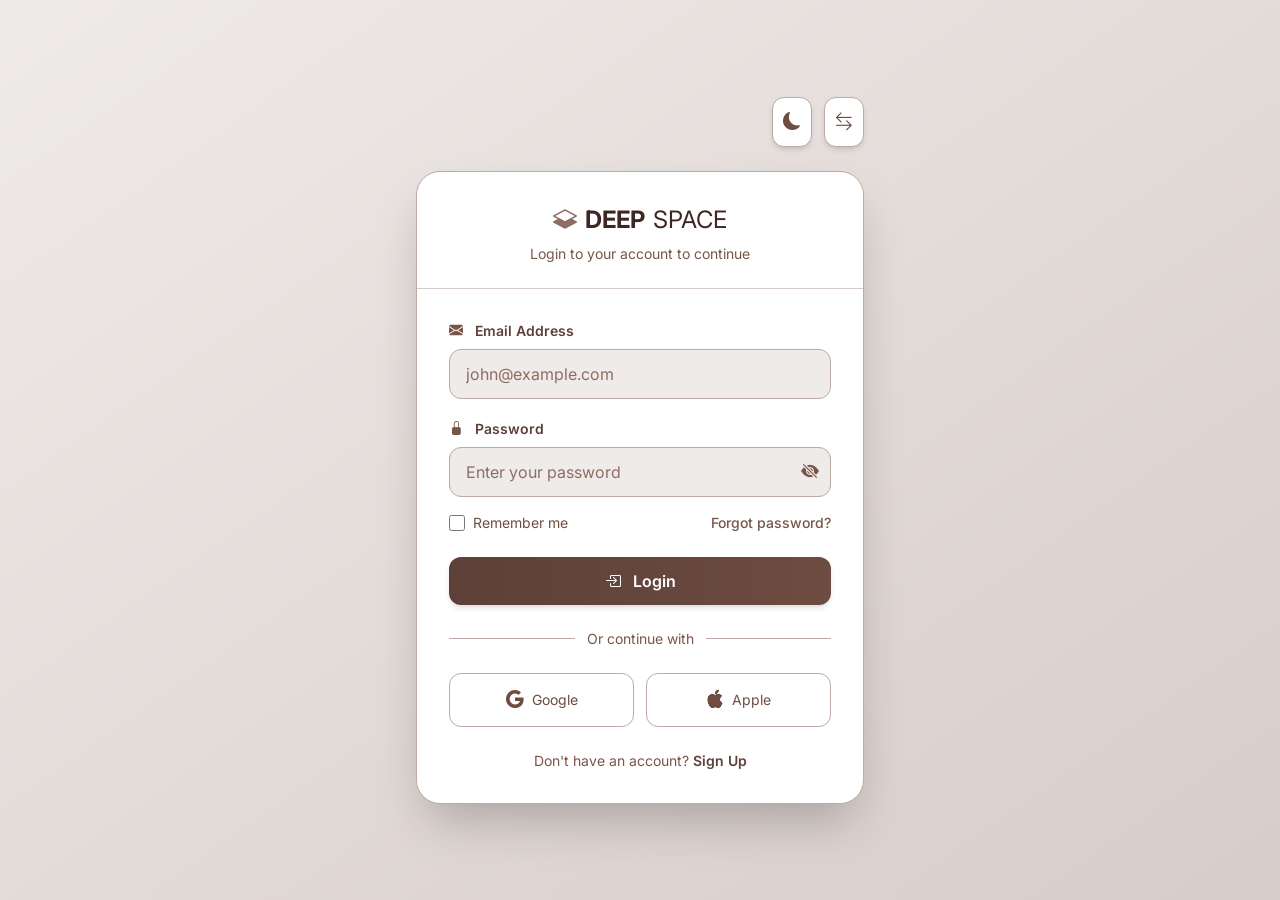
<file: login.html>
﻿<!DOCTYPE html>
<html lang="en" dir="ltr">

<head>
    <meta charset="UTF-8">
    <meta name="viewport" content="width=device-width, initial-scale=1.0, viewport-fit=cover">
    <title>Login - Deep Space</title>
     <link rel="icon" href="images/logo.jpeg">
    <link
        href="https://fonts.googleapis.com/css2?family=Inter:opsz,wght@14..32,300;14..32,400;14..32,500;14..32,600;14..32,700&display=swap"
        rel="stylesheet">
     <script src="tailwind.js"></script>
    <link rel="stylesheet" href="https://cdn.jsdelivr.net/npm/bootstrap-icons@1.11.3/font/bootstrap-icons.min.css">

    <script>
        tailwind.config = {
            darkMode: 'class',
            theme: {
                extend: {
                    fontFamily: {
                        sans: ['Inter', 'ui-sans-serif', 'system-ui'],
                    },
                    colors: {
                        wood: {
                            50: '#EFEBE9',
                            100: '#D7CCC8',
                            200: '#BCAAA4',
                            300: '#A1887F',
                            400: '#8D6E63',
                            500: '#795548',
                            600: '#6D4C41',
                            700: '#5D4037',
                            800: '#4E342E',
                            900: '#3E2723',
                        }
                    }
                }
            }
        }
    </script>
    <style>
        * {
            -webkit-tap-highlight-color: transparent;
        }

        body {
            transition: background-color 0.3s ease;
        }

        .login-card {
            backdrop-filter: blur(10px);
            transition: transform 0.2s ease;
        }

        .login-card:hover {
            transform: translateY(-2px);
        }

        .input-focus:focus {
            ring: 2px solid #5D4037;
            border-color: #5D4037;
            outline: none;
        }

        /* Improved dark mode visibility */
        .dark .text-wood-700 {
            color: #EFEBE9 !important;
        }

        .dark .text-wood-600 {
            color: #D7CCC8 !important;
        }

        .dark .text-wood-500 {
            color: #BCAAA4 !important;
        }

        .dark .border-wood-200 {
            border-color: #4E342E !important;
        }

        .dark .bg-white {
            background-color: #2D2A2A !important;
        }

        .dark .bg-wood-50 {
            background-color: #1a1412 !important;
        }

        /* RTL specific adjustments */
        [dir="rtl"] .space-x-reverse {
            flex-direction: row-reverse;
        }

        [dir="rtl"] .text-left {
            text-align: right;
        }

        [dir="rtl"] .mr-2 {
            margin-left: 0.5rem;
            margin-right: 0;
        }
        
        [dir="rtl"] .password-toggle {
            right: auto;
            left: 1rem;
        }
    </style>
</head>

<body
    class="bg-gradient-to-br from-wood-50 to-wood-100 dark:from-[#1a1412] dark:to-[#0f0c0a] transition-colors duration-300 font-sans antialiased min-h-screen flex items-center justify-center p-4">

    <div class="w-full max-w-md">

        <!-- Theme and RTL Toggle Buttons (Top Right) -->
        <div class="flex justify-end gap-3 mb-6">
            <button id="themeToggleBtn"
                class="p-2.5 rounded-xl bg-white dark:bg-wood-800 shadow-md border border-wood-200 dark:border-wood-700 text-wood-600 dark:text-wood-300 hover:bg-wood-50 dark:hover:bg-wood-700 transition-all duration-200">
                <i id="themeIcon" class="bi bi-moon-fill text-lg"></i>
            </button>
            <button id="rtlToggleBtn"
                class="p-2.5 rounded-xl bg-white dark:bg-wood-800 shadow-md border border-wood-200 dark:border-wood-700 text-wood-600 dark:text-wood-300 hover:bg-wood-50 dark:hover:bg-wood-700 transition-all duration-200">
                <i class="bi bi-arrow-left-right text-lg"></i>
            </button>
        </div>

        <!-- Login Card -->
        <div
            class="login-card bg-white dark:bg-wood-800 rounded-3xl shadow-2xl border border-wood-200 dark:border-wood-700 overflow-hidden transition-all duration-300">
            
            <!-- Header -->
            <div class="p-8 pb-6 text-center border-b border-wood-100 dark:border-wood-700">
                <h1 class="text-2xl font-bold text-[#3E2723] dark:text-white">
                    <a href="index.html" class="flex items-center justify-center gap-2 transition">
                        <i class="bi bi-layers-half text-[#8D6E63] dark:text-white"></i>
                        <span class="tracking-tight">DEEP</span>
                        <span class="font-normal">SPACE</span>
                    </a>
                </h1>
                <p class="text-sm text-wood-500 dark:text-wood-400 mt-2">Login to your account to continue</p>
            </div>

            <!-- Login Form -->
            <div class="p-8">
                <form id="loginForm" onsubmit="handleLogin(event)">
                    <!-- Email Field -->
                    <div class="mb-5">
                        <label for="email" class="block text-sm font-semibold text-wood-700 dark:text-wood-200 mb-2">
                            <i class="bi bi-envelope-fill mr-2 text-wood-500 dark:text-wood-400"></i> Email Address
                        </label>
                        <input type="email" id="email" name="email" required
                            class="input-focus w-full px-4 py-3 rounded-xl border border-wood-200 dark:border-wood-600 bg-wood-50 dark:bg-wood-900/50 text-wood-700 dark:text-wood-200 placeholder-wood-400 dark:placeholder-wood-500 focus:ring-2 focus:ring-wood-500 focus:border-transparent transition-all duration-200"
                            placeholder="john@example.com">
                    </div>

                    <!-- Password Field with Eye Icon -->
                    <div class="mb-4">
                        <label for="password" class="block text-sm font-semibold text-wood-700 dark:text-wood-200 mb-2">
                            <i class="bi bi-lock-fill mr-2 text-wood-500 dark:text-wood-400"></i> Password
                        </label>
                        <div class="relative">
                            <input type="password" id="password" name="password" required
                                class="input-focus w-full px-4 py-3 rounded-xl border border-wood-200 dark:border-wood-600 bg-wood-50 dark:bg-wood-900/50 text-wood-700 dark:text-wood-200 placeholder-wood-400 dark:placeholder-wood-500 focus:ring-2 focus:ring-wood-500 focus:border-transparent transition-all duration-200 pr-12"
                                placeholder="Enter your password">
                            <button type="button" id="togglePassword"
                                class="absolute inset-y-0 right-3 flex items-center text-wood-500 dark:text-wood-400 hover:text-wood-700 dark:hover:text-wood-200 transition">
                                <i id="passwordEyeIcon" class="bi bi-eye-slash-fill text-lg"></i>
                            </button>
                        </div>
                    </div>

                    <!-- Remember Me and Forgot Password in same row -->
                    <div class="flex items-center justify-between mb-6">
                        <label class="flex items-center cursor-pointer">
                            <input type="checkbox" id="rememberMe" class="w-4 h-4 rounded border-wood-300 dark:border-wood-600 text-wood-600 focus:ring-wood-500 focus:ring-offset-0">
                            <span class="ml-2 text-sm text-wood-600 dark:text-wood-400">Remember me</span>
                        </label>
                        <a href="#" class="text-sm text-wood-500 dark:text-wood-400 hover:text-wood-700 dark:hover:text-wood-200 transition font-medium">
                            Forgot password?
                        </a>
                    </div>

                    <!-- Login Button -->
                    <button type="submit"
                        class="w-full bg-gradient-to-r from-wood-700 to-wood-600 hover:from-wood-800 hover:to-wood-700 text-white font-semibold py-3 rounded-xl shadow-md hover:shadow-lg transition-all duration-200 transform hover:scale-[1.02]">
                        <i class="bi bi-box-arrow-in-right mr-2"></i> Login
                    </button>
                </form>

                <!-- Divider -->
                <div class="relative my-6">
                    <div class="absolute inset-0 flex items-center">
                        <div class="w-full border-t border-wood-200 dark:border-wood-700"></div>
                    </div>
                    <div class="relative flex justify-center text-sm">
                        <span class="px-3 bg-white dark:bg-wood-800 text-wood-500 dark:text-wood-400">Or continue with</span>
                    </div>
                </div>

                <!-- Social Login Buttons -->
                <div class="grid grid-cols-2 gap-3">
                    <button type="button"
                        class="flex items-center justify-center gap-2 px-4 py-3 border border-wood-200 dark:border-wood-600 rounded-xl text-wood-600 dark:text-wood-300 hover:bg-wood-50 dark:hover:bg-wood-700 transition-all duration-200">
                        <i class="bi bi-google text-lg"></i>
                        <span class="text-sm">Google</span>
                    </button>
                    <button type="button"
                        class="flex items-center justify-center gap-2 px-4 py-3 border border-wood-200 dark:border-wood-600 rounded-xl text-wood-600 dark:text-wood-300 hover:bg-wood-50 dark:hover:bg-wood-700 transition-all duration-200">
                        <i class="bi bi-apple text-lg"></i>
                        <span class="text-sm">Apple</span>
                    </button>
                </div>

                <!-- Sign Up Link -->
                <p class="text-center text-sm text-wood-500 dark:text-wood-400 mt-6">
                    Don't have an account? 
                    <a href="sign.html" class="font-semibold text-wood-700 dark:text-wood-300 hover:text-wood-600 dark:hover:text-wood-200 transition">
                        Sign Up
                    </a>
                </p>
            </div>
        </div>
    </div>

    <script>
        // Theme Toggle Functionality
        function initTheme() {
            const savedTheme = localStorage.getItem('theme');
            const prefersDark = window.matchMedia('(prefers-color-scheme: dark)').matches;
            
            if (savedTheme === 'dark' || (!savedTheme && prefersDark)) {
                document.documentElement.classList.add('dark');
                updateThemeIcon(true);
            } else {
                document.documentElement.classList.remove('dark');
                updateThemeIcon(false);
            }
        }

        function updateThemeIcon(isDark) {
            const themeIcon = document.getElementById('themeIcon');
            if (themeIcon) {
                themeIcon.className = isDark ? 'bi bi-sun-fill text-lg' : 'bi bi-moon-fill text-lg';
            }
        }

        function toggleTheme() {
            const isDark = document.documentElement.classList.contains('dark');
            if (isDark) {
                document.documentElement.classList.remove('dark');
                localStorage.setItem('theme', 'light');
                updateThemeIcon(false);
            } else {
                document.documentElement.classList.add('dark');
                localStorage.setItem('theme', 'dark');
                updateThemeIcon(true);
            }
        }

        // RTL Toggle Functionality
        function initRTL() {
            const savedDir = localStorage.getItem('dir');
            if (savedDir === 'rtl') {
                document.documentElement.dir = 'rtl';
            } else {
                document.documentElement.dir = 'ltr';
            }
        }

        function toggleRTL() {
            const currentDir = document.documentElement.dir;
            const newDir = currentDir === 'rtl' ? 'ltr' : 'rtl';
            document.documentElement.dir = newDir;
            localStorage.setItem('dir', newDir);
        }

        // Password Visibility Toggle
        function initPasswordToggle() {
            const toggleBtn = document.getElementById('togglePassword');
            const passwordInput = document.getElementById('password');
            const eyeIcon = document.getElementById('passwordEyeIcon');
            
            if (toggleBtn && passwordInput && eyeIcon) {
                toggleBtn.addEventListener('click', function() {
                    const type = passwordInput.getAttribute('type') === 'password' ? 'text' : 'password';
                    passwordInput.setAttribute('type', type);
                    eyeIcon.className = type === 'password' ? 'bi bi-eye-slash-fill text-lg' : 'bi bi-eye-fill text-lg';
                });
            }
        }

        // Handle Login
        function handleLogin(event) {
            event.preventDefault();
            
            const email = document.getElementById('email').value;
            const password = document.getElementById('password').value;
            const rememberMe = document.getElementById('rememberMe')?.checked || false;
            
            // Store remember me preference
            if (rememberMe) {
                localStorage.setItem('rememberedEmail', email);
            } else {
                localStorage.removeItem('rememberedEmail');
            }
            
            // Simple demo validation - redirect based on email domain or specific credentials
            if (email === 'admin@stagingstudio.com' && password === 'password123') {
                window.location.href = 'admin-dashboard.html';
            } else if (email === 'linda@example.com' && password === 'password123') {
                window.location.href = 'client-dashboard.html';
            } else if (email === 'user@example.com' && password === 'password123') {
                window.location.href = 'client-dashboard.html';
            } else if (email && password.length >= 4) {
                alert('Login successful! Redirecting to dashboard...');
                window.location.href = 'admin-dashboard.html';
            } else {
                alert('Invalid credentials. Please use:\nAdmin: admin@stagingstudio.com / password123\nClient: linda@example.com / password123');
            }
        }

        // Load remembered email if exists
        function loadRememberedEmail() {
            const rememberedEmail = localStorage.getItem('rememberedEmail');
            if (rememberedEmail && document.getElementById('email')) {
                document.getElementById('email').value = rememberedEmail;
                const rememberCheckbox = document.getElementById('rememberMe');
                if (rememberCheckbox) rememberCheckbox.checked = true;
            }
        }

        // Attach event listeners
        document.getElementById('themeToggleBtn')?.addEventListener('click', toggleTheme);
        document.getElementById('rtlToggleBtn')?.addEventListener('click', toggleRTL);
        
        // Initialize on page load
        initTheme();
        initRTL();
        initPasswordToggle();
        loadRememberedEmail();

        // Add animation to inputs on focus
        const inputs = document.querySelectorAll('input:not([type="checkbox"])');
        inputs.forEach(input => {
            input.addEventListener('focus', function() {
                this.parentElement?.classList.add('scale-[1.01]');
            });
            input.addEventListener('blur', function() {
                this.parentElement?.classList.remove('scale-[1.01]');
            });
        });
    </script>
</body>

</html>
</file>
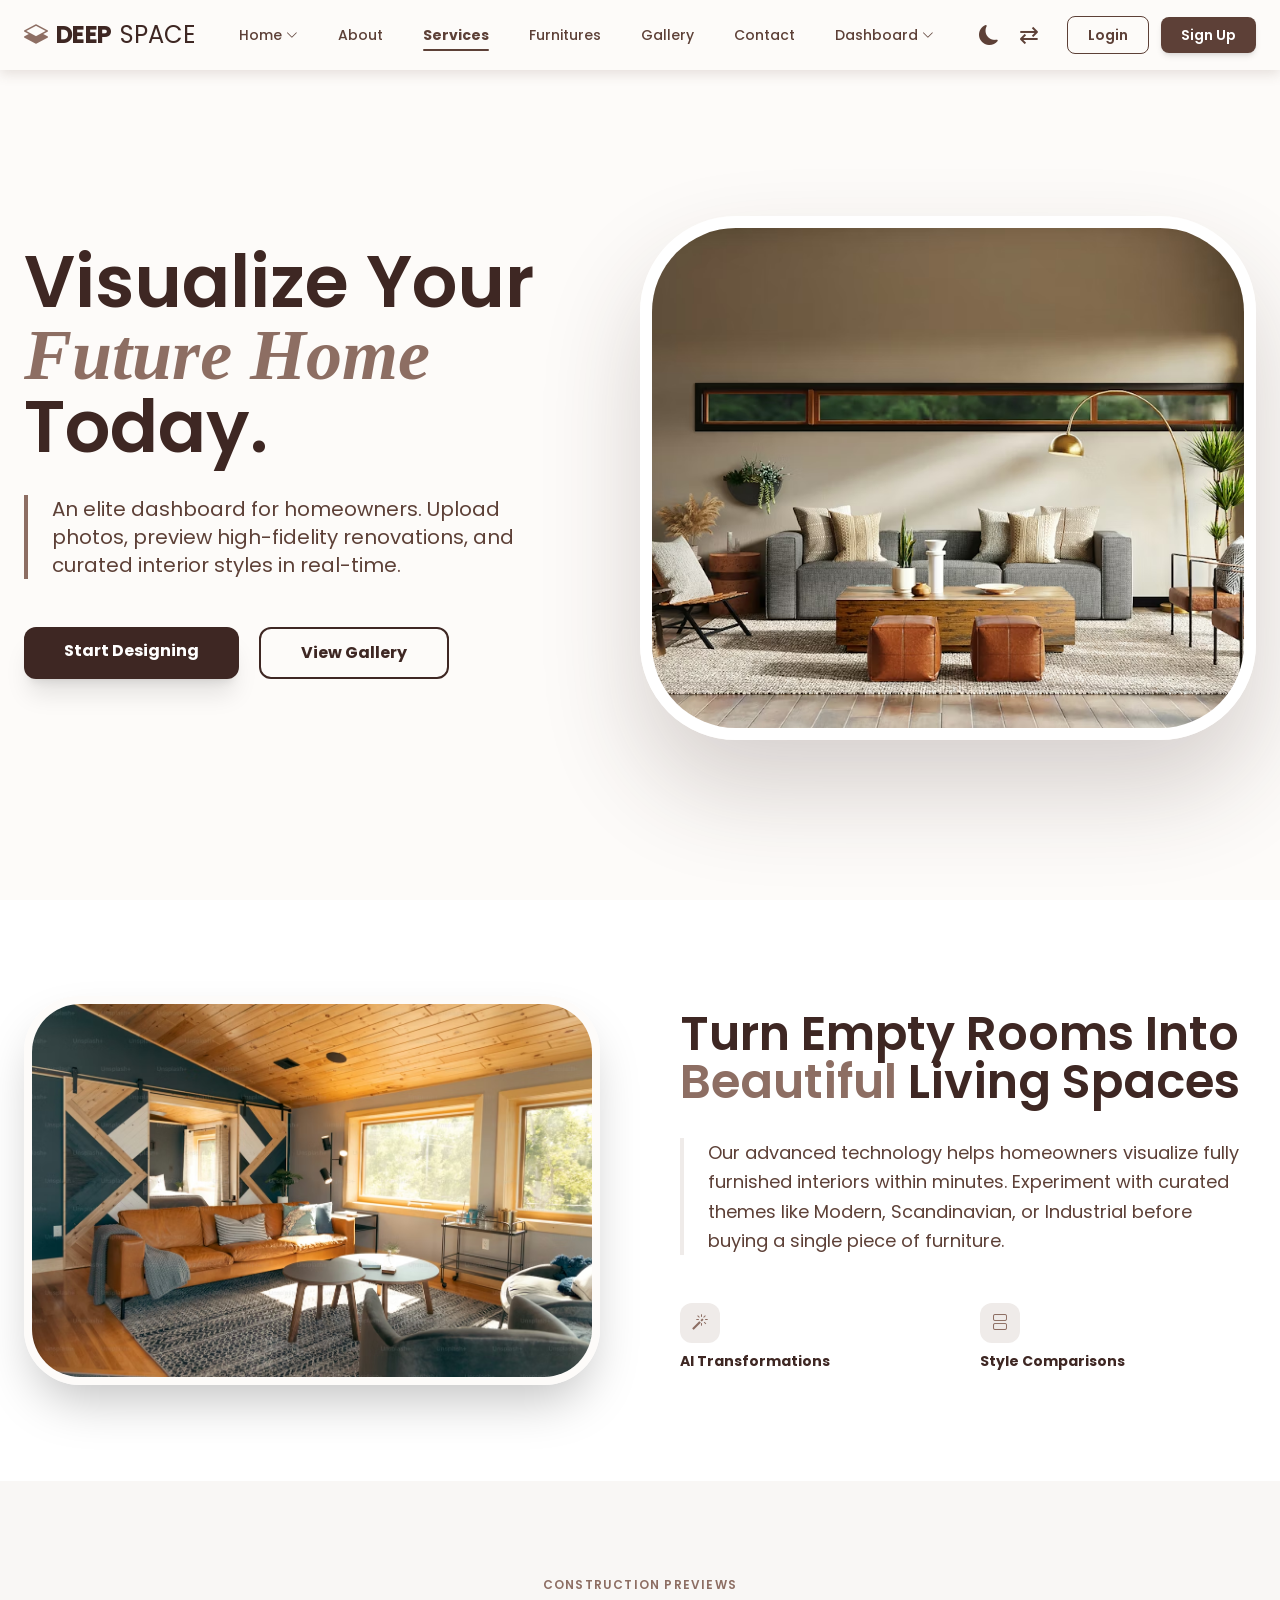
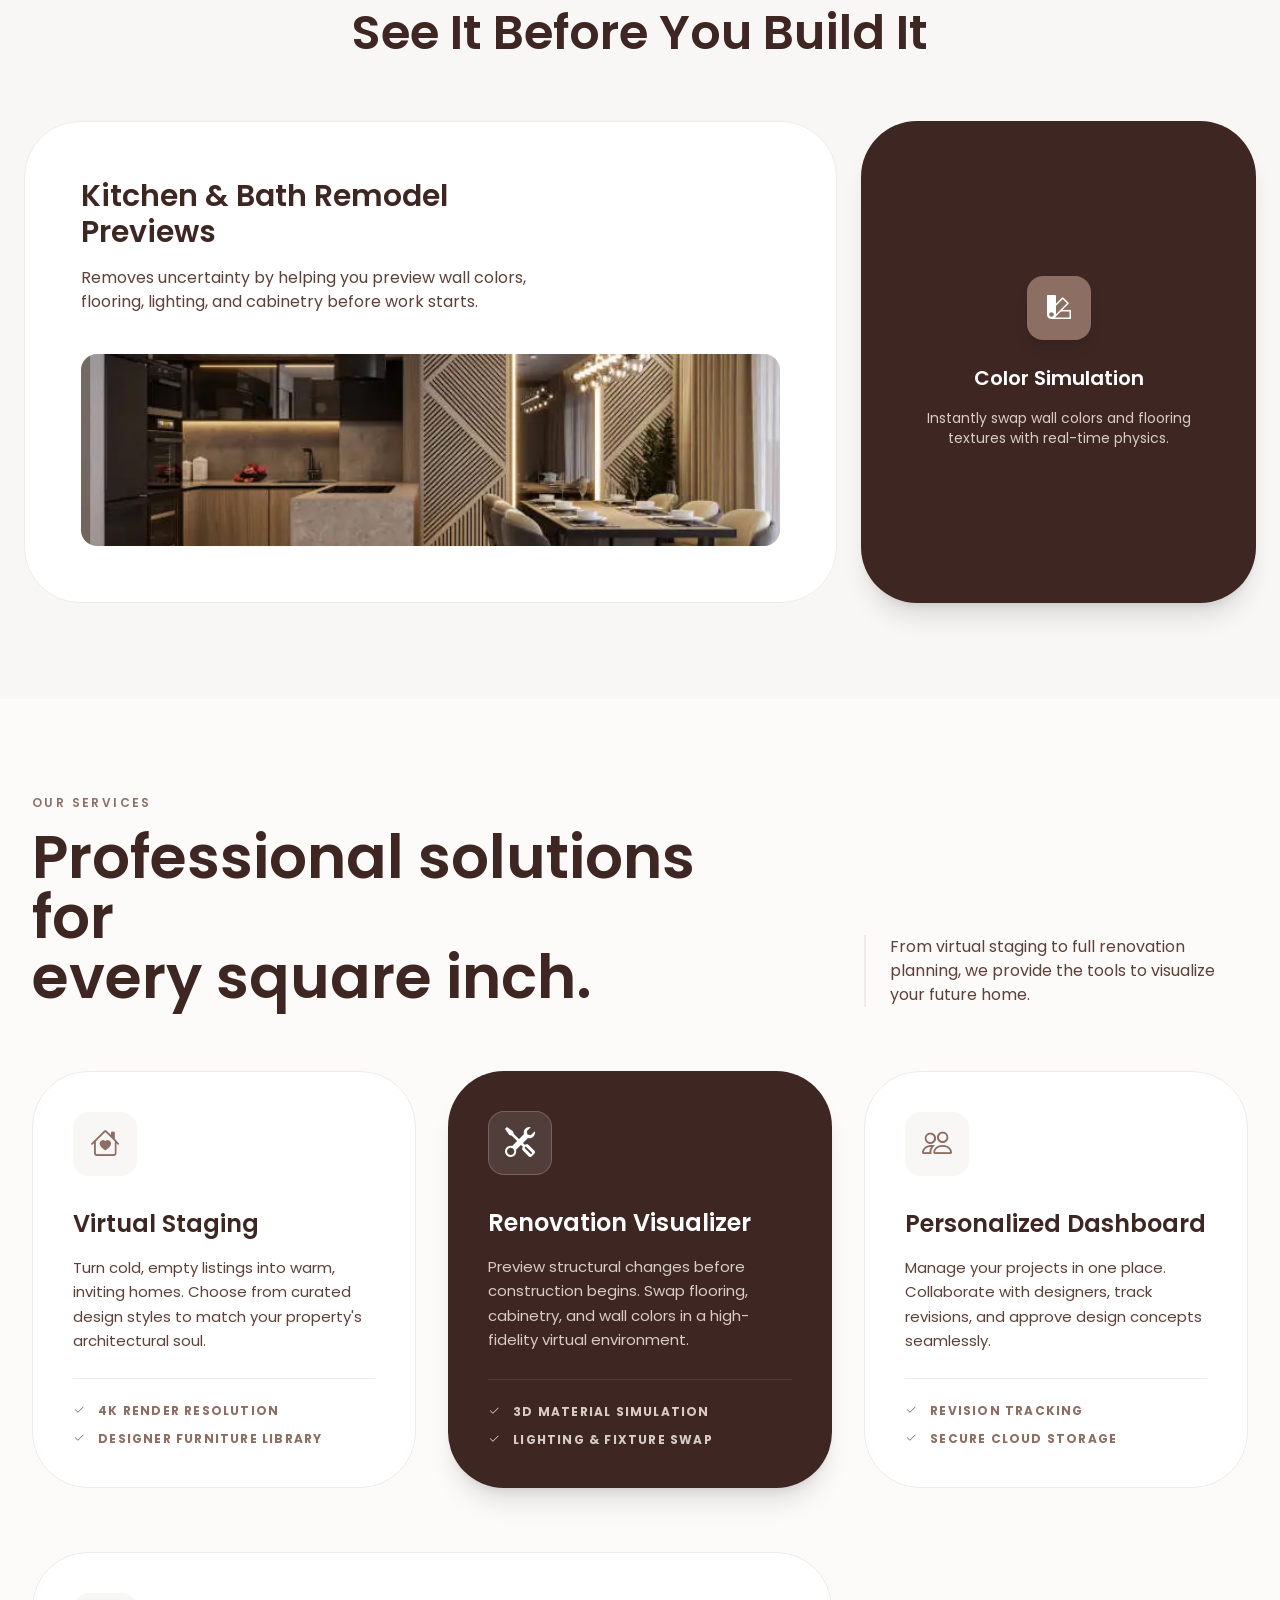
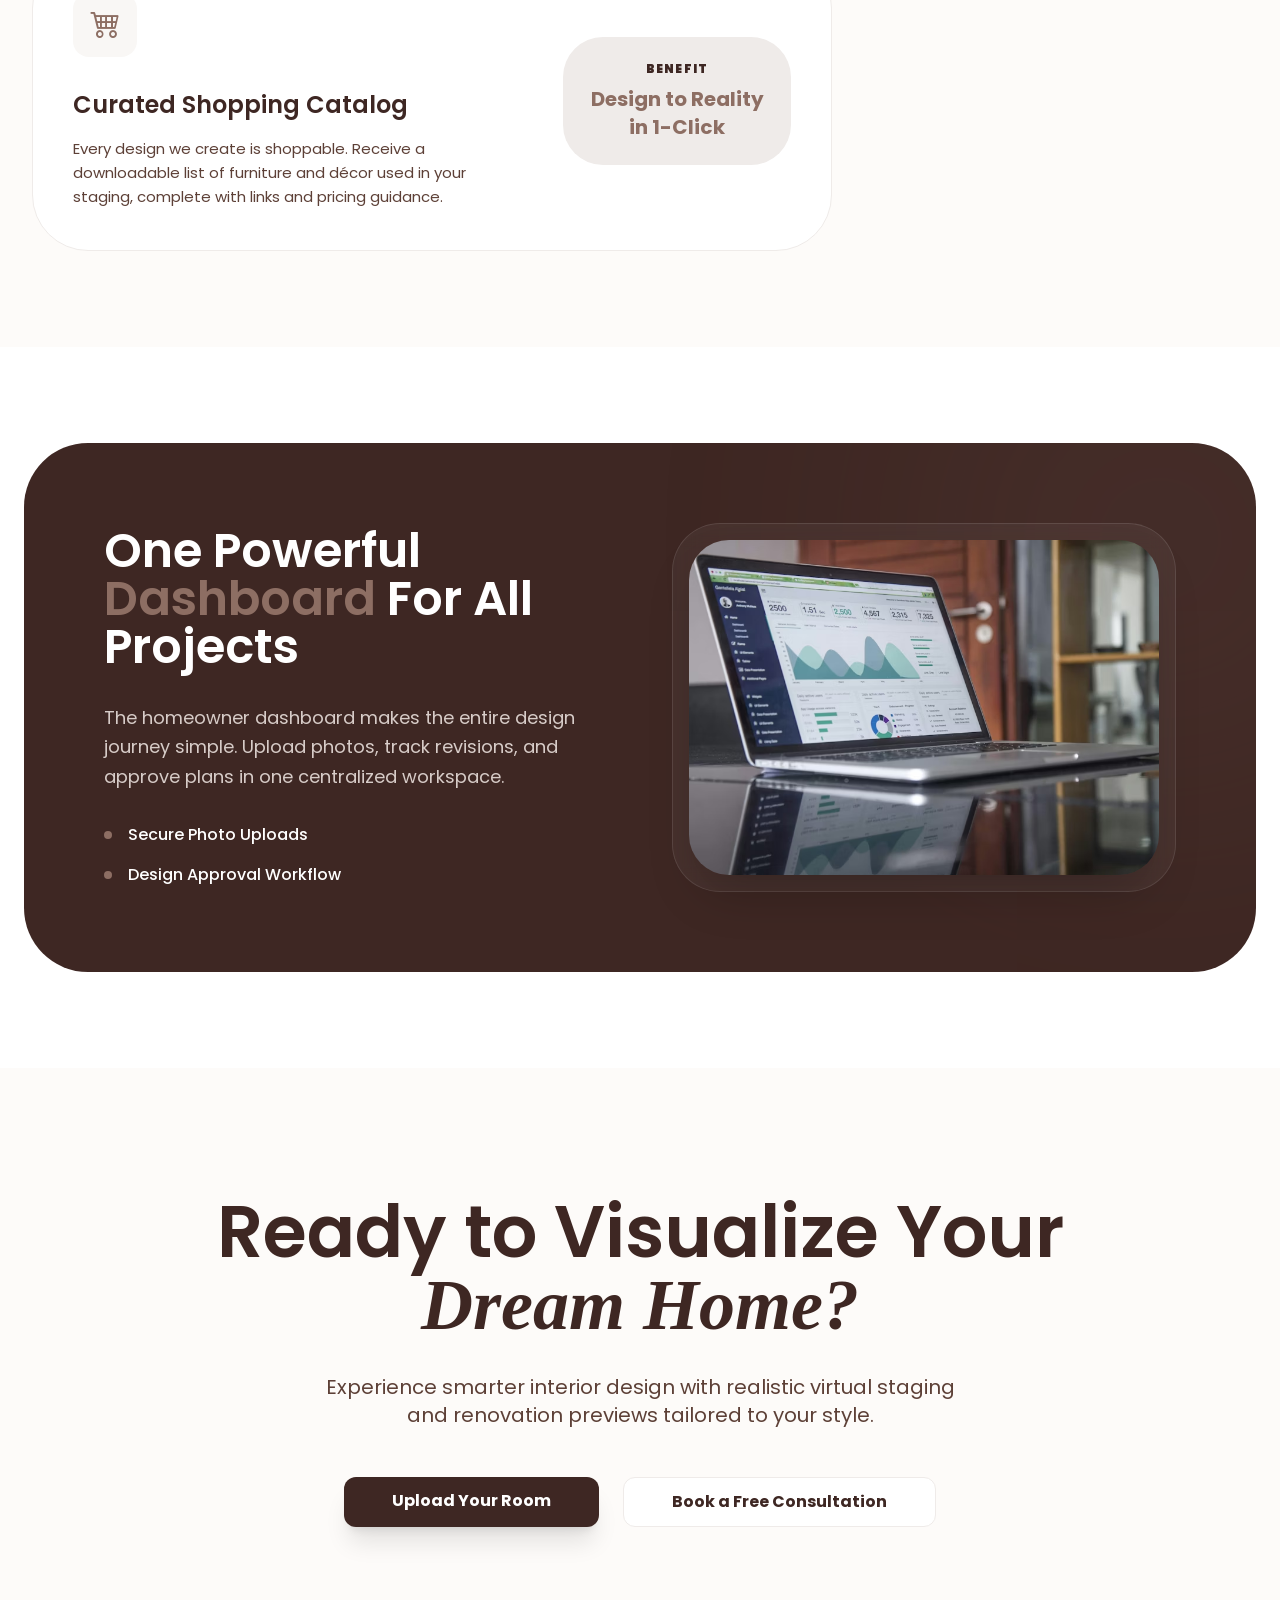
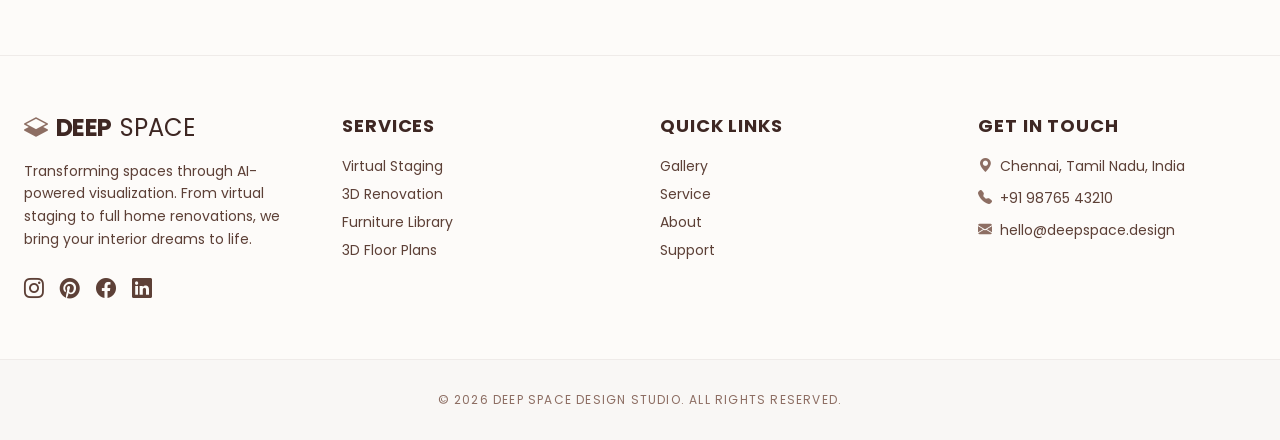
<file: service.html>
﻿<!DOCTYPE html>
<html lang="en">

<head>
    <meta charset="UTF-8">
    <meta name="viewport" content="width=device-width, initial-scale=1.0">
    <title>Service - Deep Space</title>
    <link rel="icon" href="images/logo.jpeg">
    <script src="tailwind.js"></script>
    <link rel="stylesheet" href="https://cdn.jsdelivr.net/npm/bootstrap-icons@1.11.3/font/bootstrap-icons.min.css">
    <link rel="stylesheet" href="navbar.css">
    <link rel="stylesheet" href="footer.css">
    <link rel="preconnect" href="https://fonts.googleapis.com">
    <link rel="preconnect" href="https://fonts.gstatic.com" crossorigin>
    <link href="https://fonts.googleapis.com/css2?family=Poppins:wght@300;400;500;600;700;900&display=swap"
        rel="stylesheet">
    <style>
        /* RTL */
        .rtl {
            direction: rtl;
        }

        [dir="rtl"] .title {
            margin-right: 20px !important;
        }

        /* THEME TOGGLE */
        :root {
            --home-bg: #ffffff;
            --text-color: #111111;
        }

        [data-theme="dark"] {
            --home-bg: #000000;
            --text-color: #ffffff;
        }

        body {
            background-color: var(--home-bg) !important;
            color: var(--text-color);
            transition: background-color 0.4s ease, color 0.4s ease;
        }

        [data-theme="dark"] section,
        [data-theme="dark"] .card,
        [data-theme="dark"] .bg-white,
        [data-theme="dark"] .bg-\[\#FDFBF9\],
        [data-theme="dark"] .bg-\[\#EFEBE9\],
        [data-theme="dark"] .bg-\[\#F9F7F5\] {
            background-color: #000000 !important;
            border-color: #333333 !important;
        }

        [data-theme="dark"] .btn,
        [data-theme="dark"] .btn1:hover {
            color: #000000 !important;
        }

        [data-theme="dark"] body,
        [data-theme="dark"] p,
        [data-theme="dark"] h1,
        [data-theme="dark"] h2,
        [data-theme="dark"] h3,
        [data-theme="dark"] h4,
        [data-theme="dark"] h5,
        [data-theme="dark"] h6,
        [data-theme="dark"] span,
        [data-theme="dark"] li,
        [data-theme="dark"] a,
        [data-theme="dark"] i,
        [data-theme="dark"] label,
        [data-theme="dark"] table,
        [data-theme="dark"] th,
        [data-theme="dark"] td,
        [data-theme="dark"] div,
        [data-theme="dark"] small,
        [data-theme="dark"] strong {
            color: #ffffff !important;
        }

        [data-theme="dark"] thead {
            background-color: #064E3B !important;
        }

        [data-theme="dark"] .hero-overlay {
            background-color: rgba(0, 0, 0, 0.7) !important;
        }

        [data-theme="dark"] .tag-btn {
            background-color: rgba(255, 255, 255, 0.1) !important;
            border-color: #ffffff !important;
        }

        @keyframes float {

            0%,
            100% {
                transform: translateY(0);
            }

            50% {
                transform: translateY(-15px);
            }
        }

        .animate-float {
            animation: float 6s ease-in-out infinite;
        }

        .vertical-text {
            writing-mode: vertical-rl;
        }
    </style>
</head>

<body class="font-sans">
    <!-- navbar -->
    <div id="navbar"></div>

    <!-- HERO BANNER -->
    <section class="relative min-h-screen bg-[#FDFBF9] flex items-center overflow-hidden py-20 lg:py-0">


        <div class="max-w-7xl mx-auto px-6 relative z-10 w-full">
            <div class="grid grid-cols-1 lg:grid-cols-12 gap-12 lg:gap-0 items-center">

                <div class="lg:col-span-6 lg:pr-12 order-2 lg:order-1">
                    <div class="space-y-8">

                        <h1 class="text-4xl sm:text-5xl md:text-7xl font-semibold text-[#3E2723] leading-[1.1] mt-6">
                            Visualize Your <br>
                            <span class="text-[#8D6E63] italic font-serif">Future Home</span> <br>
                            Today.
                        </h1>

                        <p
                            class="text-[#5D4037] text-lg md:text-xl leading-relaxed max-w-lg border-l-4 border-[#8D6E63] pl-6">
                            An elite dashboard for homeowners. Upload photos, preview high-fidelity renovations, and
                            curated interior styles in real-time.
                        </p>

                        <div class="flex flex-col sm:flex-row gap-5 pt-4">
                            <a href="contact.html"
                                class="px-10 py-3 bg-[#3E2723] text-white rounded-xl font-bold text-center hover:bg-[#8D6E63] transition-all shadow-xl hover:shadow-[#8D6E63]/30">
                                Start Designing
                            </a>
                            <a href="gallery.html"
                                class="px-10 py-3 border-2 border-[#3E2723] text-[#3E2723] rounded-xl font-bold text-center hover:bg-[#3E2723] hover:text-white transition-all">
                                View Gallery
                            </a>
                        </div>
                    </div>
                </div>

                <div class="lg:col-span-6 order-1 lg:order-2 mt-14">
                    <div class="relative">
                        <div
                            class="rounded-[4rem] lg:rounded-[6rem] overflow-hidden shadow-[0_50px_100px_rgba(62,39,35,0.2)] border-[12px] border-white transform transition-transform duration-1000">
                            <img src="images/bg5.avif" class="w-full h-[400px] md:h-[500px] object-cover"
                                alt="Interior Design">
                        </div>

                    </div>
                </div>

            </div>
        </div>
    </section>

    <!-- SECTION1 -->
    <section class="py-24 bg-white overflow-hidden">
        <div class="max-w-7xl mx-auto px-6">
            <div class="flex flex-col lg:flex-row items-center gap-12 lg:gap-20">
                <div class="lg:w-1/2 relative">
                    <div class="rounded-[3.5rem] overflow-hidden shadow-2xl border-8 border-[#FDFBF9]">
                        <img src="images/pic5.avif" alt="Staged Interior">
                    </div>
                </div>

                <div class="lg:w-1/2 space-y-8">
                    <h3 class="text-3xl md:text-5xl font-semibold text-[#3E2723] leading-tight">
                        Turn Empty Rooms Into <br> <span class="text-[#8D6E63]">Beautiful</span> Living Spaces
                    </h3>
                    <p class="text-[#5D4037] text-lg leading-relaxed border-l-4 border-[#EFEBE9] pl-6">
                        Our advanced technology helps homeowners visualize fully furnished interiors within minutes.
                        Experiment with curated themes like Modern, Scandinavian, or Industrial before buying a single
                        piece of furniture.
                    </p>
                    <div class="grid grid-cols-2 gap-6 pt-4">
                        <div class="space-y-2">
                            <div class="w-10 h-10 bg-[#EFEBE9] rounded-xl flex items-center justify-center">
                                <i class="bi bi-magic text-[#8D6E63]"></i>
                            </div>
                            <p class="font-bold text-[#3E2723] text-sm">AI Transformations</p>
                        </div>
                        <div class="space-y-2">
                            <div class="w-10 h-10 bg-[#EFEBE9] rounded-xl flex items-center justify-center">
                                <i class="bi bi-view-stacked text-[#8D6E63]"></i>
                            </div>
                            <p class="font-bold text-[#3E2723] text-sm">Style Comparisons</p>
                        </div>
                    </div>
                </div>
            </div>
        </div>
    </section>
    <!-- SECTION2 -->
    <section class="py-24 bg-[#F9F7F5]">
        <div class="max-w-7xl mx-auto px-6">
            <div class="text-center mb-16">
                <h2 class="text-[#8D6E63] font-semibold tracking-widest text-xs uppercase mb-4">Construction Previews</h2>
                <h3 class="text-4xl md:text-5xl font-semibold text-[#3E2723]">See It Before You Build It</h3>
            </div>

            <div class="grid grid-cols-1 md:grid-cols-12 gap-6">
                <div
                    class="md:col-span-8 bg-white p-10 md:p-14 rounded-[3.5rem] border border-[#EFEBE9] flex flex-col justify-between group hover:shadow-2xl transition-all duration-500">
                    <div class="max-w-md">
                        <h4 class="text-2xl md:text-3xl font-semibold text-[#3E2723] mb-4">Kitchen & Bath Remodel Previews
                        </h4>
                        <p class="text-[#5D4037]">Removes uncertainty by helping you preview wall colors, flooring,
                            lighting, and cabinetry before work starts.</p>
                    </div>
                    <div class="mt-10 overflow-hidden rounded-2xl h-48">
                        <img src="images/pic6.webp"
                            class="w-full h-full object-cover group-hover:scale-105 transition-transform duration-700"
                            alt="Kitchen">
                    </div>
                </div>

                <div
                    class="md:col-span-4 bg-[#3E2723] p-10 md:p-14 rounded-[3.5rem] text-white flex flex-col items-center justify-center text-center shadow-xl">
                    <div class="w-16 h-16 bg-[#8D6E63] rounded-2xl flex items-center justify-center mb-6 shadow-lg">
                        <i class="bi bi-palette2 text-2xl"></i>
                    </div>
                    <h4 class="text-xl font-semibold mb-4">Color Simulation</h4>
                    <p class="text-[#D7CCC8] text-sm">Instantly swap wall colors and flooring textures with real-time
                        physics.</p>
                </div>
            </div>
        </div>
    </section>
    <!-- SECTION3 -->
    <section class="py-16 sm:py-20 lg:py-24 bg-[#FDFBF9] overflow-hidden">
        <div class="max-w-7xl mx-auto px-4 sm:px-6 lg:px-8">

            <!-- Heading -->
            <div class="flex flex-col lg:flex-row lg:justify-between lg:items-end mb-12 lg:mb-16 gap-6 lg:gap-8">

                <div class="max-w-2xl">
                    <h2 class="text-[#8D6E63] font-semibold tracking-[0.2em] text-[10px] sm:text-xs uppercase mb-3 sm:mb-4">
                        Our Services
                    </h2>

                    <h3 class="text-3xl sm:text-4xl md:text-5xl lg:text-6xl font-semibold text-[#3E2723] leading-tight">
                        Professional solutions for
                        <br class="hidden md:block">
                        every square inch.
                    </h3>
                </div>

                <p
                    class="text-[#5D4037] text-sm sm:text-base max-w-sm leading-relaxed border-l-2 border-[#EFEBE9] pl-4 sm:pl-6">
                    From virtual staging to full renovation planning, we provide the tools to visualize your future
                    home.
                </p>

            </div>

            <!-- Services Grid -->
            <div class="grid grid-cols-1 md:grid-cols-2 lg:grid-cols-3 gap-6 lg:gap-8">

                <!-- Card 1 -->
                <div
                    class="group bg-white p-6 sm:p-8 lg:p-10 rounded-[2.5rem] sm:rounded-[3rem] lg:rounded-[3.5rem] border border-[#EFEBE9] hover:border-[#8D6E63] transition-all duration-500 hover:shadow-2xl flex flex-col justify-between">

                    <div>
                        <div
                            class="w-14 h-14 sm:w-16 sm:h-16 bg-[#F9F7F5] rounded-2xl flex items-center justify-center mb-6 sm:mb-8 group-hover:bg-[#3E2723] transition-colors duration-500">
                            <i
                                class="bi bi-house-heart text-2xl sm:text-3xl text-[#8D6E63] group-hover:text-white transition-colors"></i>
                        </div>

                        <h4 class="text-xl sm:text-2xl font-semibold text-[#3E2723] mb-3 sm:mb-4">
                            Virtual Staging
                        </h4>

                        <p class="text-[#5D4037] text-sm sm:text-[15px] leading-relaxed mb-6">
                            Turn cold, empty listings into warm, inviting homes. Choose from curated design styles to
                            match your property's architectural soul.
                        </p>
                    </div>

                    <ul class="space-y-3 border-t border-[#EFEBE9] pt-5 sm:pt-6">
                        <li
                            class="flex items-center gap-3 text-[11px] sm:text-xs font-bold text-[#8D6E63] uppercase tracking-widest">
                            <i class="bi bi-check2"></i> 4K Render Resolution
                        </li>

                        <li
                            class="flex items-center gap-3 text-[11px] sm:text-xs font-bold text-[#8D6E63] uppercase tracking-widest">
                            <i class="bi bi-check2"></i> Designer Furniture Library
                        </li>
                    </ul>

                </div>

                <!-- Card 2 -->
                <div
                    class="group bg-[#3E2723] p-6 sm:p-8 lg:p-10 rounded-[2.5rem] sm:rounded-[3rem] lg:rounded-[3.5rem] transition-all duration-500 hover:shadow-2xl flex flex-col justify-between shadow-xl">

                    <div>
                        <div
                            class="w-14 h-14 sm:w-16 sm:h-16 bg-white/10 rounded-2xl flex items-center justify-center mb-6 sm:mb-8 border border-white/20 group-hover:bg-[#8D6E63] transition-colors duration-500">
                            <i class="bi bi-tools text-2xl sm:text-3xl text-white"></i>
                        </div>

                        <h4 class="text-xl sm:text-2xl font-semibold text-white mb-3 sm:mb-4">
                            Renovation Visualizer
                        </h4>

                        <p class="text-[#D7CCC8] text-sm sm:text-[15px] leading-relaxed mb-6">
                            Preview structural changes before construction begins. Swap flooring, cabinetry, and wall
                            colors in a high-fidelity virtual environment.
                        </p>
                    </div>

                    <ul class="space-y-3 border-t border-white/10 pt-5 sm:pt-6">
                        <li
                            class="flex items-center gap-3 text-[11px] sm:text-xs font-bold text-[#D7CCC8] uppercase tracking-widest">
                            <i class="bi bi-check2"></i> 3D Material Simulation
                        </li>

                        <li
                            class="flex items-center gap-3 text-[11px] sm:text-xs font-bold text-[#D7CCC8] uppercase tracking-widest">
                            <i class="bi bi-check2"></i> Lighting & Fixture Swap
                        </li>
                    </ul>

                </div>

                <!-- Card 3 -->
                <div
                    class="group bg-white p-6 sm:p-8 lg:p-10 rounded-[2.5rem] sm:rounded-[3rem] lg:rounded-[3.5rem] border border-[#EFEBE9] hover:border-[#8D6E63] transition-all duration-500 hover:shadow-2xl flex flex-col justify-between">

                    <div>
                        <div
                            class="w-14 h-14 sm:w-16 sm:h-16 bg-[#F9F7F5] rounded-2xl flex items-center justify-center mb-6 sm:mb-8 group-hover:bg-[#3E2723] transition-colors duration-500">
                            <i
                                class="bi bi-people text-2xl sm:text-3xl text-[#8D6E63] group-hover:text-white transition-colors"></i>
                        </div>

                        <h4 class="text-xl sm:text-2xl font-semibold text-[#3E2723] mb-3 sm:mb-4">
                            Personalized Dashboard
                        </h4>

                        <p class="text-[#5D4037] text-sm sm:text-[15px] leading-relaxed mb-6">
                            Manage your projects in one place. Collaborate with designers, track revisions, and approve
                            design concepts seamlessly.
                        </p>
                    </div>

                    <ul class="space-y-3 border-t border-[#EFEBE9] pt-5 sm:pt-6">
                        <li
                            class="flex items-center gap-3 text-[11px] sm:text-xs font-bold text-[#8D6E63] uppercase tracking-widest">
                            <i class="bi bi-check2"></i> Revision Tracking
                        </li>

                        <li
                            class="flex items-center gap-3 text-[11px] sm:text-xs font-bold text-[#8D6E63] uppercase tracking-widest">
                            <i class="bi bi-check2"></i> Secure Cloud Storage
                        </li>
                    </ul>

                </div>

                <!-- Wide Card -->
                <div
                    class="group bg-white p-6 sm:p-8 lg:p-10 rounded-[2.5rem] sm:rounded-[3rem] lg:rounded-[3.5rem] border border-[#EFEBE9] hover:border-[#8D6E63] transition-all duration-500 hover:shadow-2xl flex flex-col justify-between md:col-span-2 mt-0 lg:mt-8">

                    <div class="flex flex-col lg:flex-row gap-8 lg:gap-10 items-start lg:items-center">

                        <div class="lg:w-2/3">

                            <div
                                class="w-14 h-14 sm:w-16 sm:h-16 bg-[#F9F7F5] rounded-2xl flex items-center justify-center mb-6 sm:mb-8 group-hover:bg-[#3E2723] transition-colors duration-500">
                                <i
                                    class="bi bi-cart4 text-2xl sm:text-3xl text-[#8D6E63] group-hover:text-white transition-colors"></i>
                            </div>

                            <h4 class="text-xl sm:text-2xl font-semibold text-[#3E2723] mb-3 sm:mb-4">
                                Curated Shopping Catalog
                            </h4>

                            <p class="text-[#5D4037] text-sm sm:text-[15px] leading-relaxed">
                                Every design we create is shoppable. Receive a downloadable list of furniture and décor
                                used in your staging, complete with links and pricing guidance.
                            </p>

                        </div>

                        <div
                            class="w-full lg:w-1/3 bg-[#EFEBE9] p-5 sm:p-6 rounded-[2rem] sm:rounded-[2.5rem] text-center">

                            <p class="text-[11px] sm:text-xs font-black text-[#3E2723] uppercase tracking-widest mb-2">
                                Benefit
                            </p>

                            <p class="text-lg sm:text-xl font-bold text-[#8D6E63] leading-snug">
                                Design to Reality in 1-Click
                            </p>

                        </div>

                    </div>

                </div>

            </div>
        </div>
    </section>
    <!-- SECTION4 -->
    <section class="py-24 bg-white">
        <div class="max-w-7xl mx-auto px-6">
            <div class="bg-[#3E2723] rounded-[4rem] p-8 md:p-20 relative overflow-hidden">
                <div class="absolute -top-24 -right-24 w-96 h-96 bg-[#8D6E63] rounded-full blur-[150px] opacity-20">
                </div>

                <div class="grid grid-cols-1 lg:grid-cols-2 gap-16 items-center relative z-10">
                    <div class="space-y-8">
                        <h3 class="text-3xl md:text-5xl font-semibold text-white leading-tight">One Powerful <span
                                class="text-[#8D6E63]">Dashboard</span> For All Projects</h3>
                        <p class="text-[#D7CCC8] text-lg leading-relaxed">
                            The homeowner dashboard makes the entire design journey simple. Upload photos, track
                            revisions, and approve plans in one centralized workspace.
                        </p>
                        <ul class="space-y-4">
                            <li class="flex items-center gap-4 text-white font-medium">
                                <span class="w-2 h-2 bg-[#8D6E63] rounded-full"></span> Secure Photo Uploads
                            </li>
                            <li class="flex items-center gap-4 text-white font-medium">
                                <span class="w-2 h-2 bg-[#8D6E63] rounded-full"></span> Design Approval Workflow
                            </li>
                        </ul>
                    </div>
                    <div class="bg-white/5 p-4 rounded-[3rem] border border-white/10 backdrop-blur-md">
                        <img src="images/pic7.avif" class="rounded-[2.5rem] shadow-2xl" alt="UI Dashboard">
                    </div>
                </div>
            </div>
        </div>
    </section>
    <!-- SECTION5 -->
    <section class="py-32 bg-[#FDFBF9] text-center">
        <div class="max-w-4xl mx-auto px-6">
            <h2 class="text-4xl md:text-7xl font-semibold text-[#3E2723] mb-8 leading-tight">
                Ready to Visualize Your <span class="italic font-serif">Dream Home?</span>
            </h2>
            <p class="text-[#5D4037] text-lg md:text-xl mb-12 max-w-2xl mx-auto">
                Experience smarter interior design with realistic virtual staging and renovation previews tailored to
                your style.
            </p>
            <div class="flex flex-col sm:flex-row gap-6 justify-center">
                <a href="contact.html"
                    class="px-12 py-3 bg-[#3E2723] text-white rounded-xl font-bold shadow-xl hover:bg-[#8D6E63] transition-all transform hover:-translate-y-1">
                    Upload Your Room
                </a>
                <a href="contact.html"
                    class="px-12 py-3 bg-white text-[#3E2723] rounded-xl font-bold border border-[#EFEBE9] hover:bg-[#FDFBF9] transition-all">
                    Book a Free Consultation
                </a>
            </div>
        </div>
    </section>
    <!-- FOOTER -->
    <div id="footer"></div>
    <script>
        tailwind.config = {
            theme: {
                extend: {
                    fontFamily: {
                        sans: ['Poppins', 'ui-sans-serif', 'system-ui'],
                    },
                },
            },
        }
    </script>
    <script src="navbar.js"></script>
    <script src="footer.js"></script>
</body>

</html>
</file>
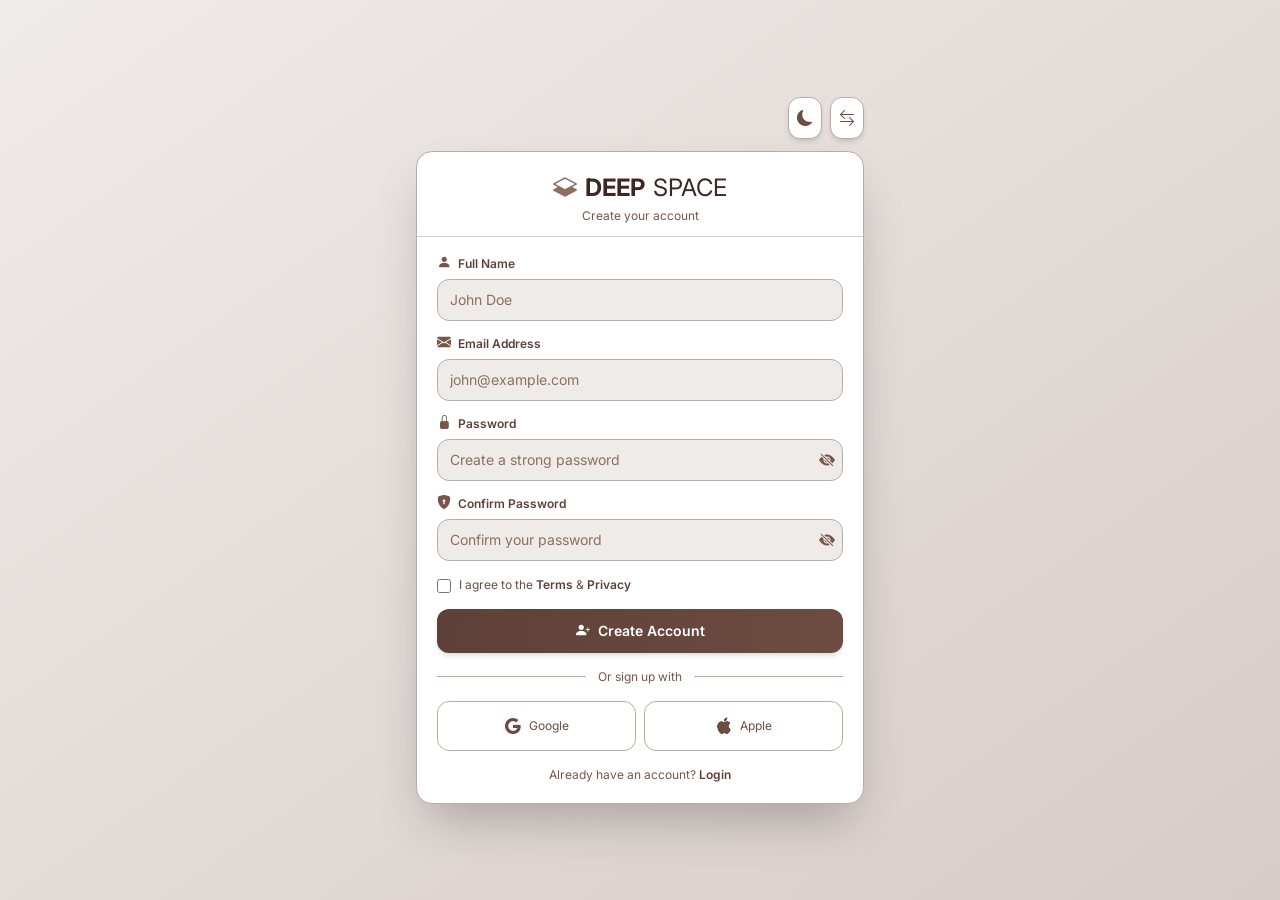
<file: sign.html>
﻿<!DOCTYPE html>
<html lang="en" dir="ltr">

<head>
    <meta charset="UTF-8">
    <meta name="viewport" content="width=device-width, initial-scale=1.0, viewport-fit=cover, height=device-height">
    <title>Sign Up - Deep Space</title>
    <link rel="icon" href="images/logo.jpeg">
    <link
        href="https://fonts.googleapis.com/css2?family=Inter:opsz,wght@14..32,300;14..32,400;14..32,500;14..32,600;14..32,700&display=swap"
        rel="stylesheet">
     <script src="tailwind.js"></script>
    <link rel="stylesheet" href="https://cdn.jsdelivr.net/npm/bootstrap-icons@1.11.3/font/bootstrap-icons.min.css">

    <script>
        tailwind.config = {
            darkMode: 'class',
            theme: {
                extend: {
                    fontFamily: {
                        sans: ['Inter', 'ui-sans-serif', 'system-ui'],
                    },
                    colors: {
                        wood: {
                            50: '#EFEBE9',
                            100: '#D7CCC8',
                            200: '#BCAAA4',
                            300: '#A1887F',
                            400: '#8D6E63',
                            500: '#795548',
                            600: '#6D4C41',
                            700: '#5D4037',
                            800: '#4E342E',
                            900: '#3E2723',
                        }
                    }
                }
            }
        }
    </script>
    <style>
        * {
            -webkit-tap-highlight-color: transparent;
        }

        body {
            transition: background-color 0.3s ease;
            overflow: hidden;
        }

        .signup-card {
            backdrop-filter: blur(10px);
            transition: transform 0.2s ease;
        }

        .signup-card:hover {
            transform: translateY(-2px);
        }

        .input-focus:focus {
            ring: 2px solid #5D4037;
            border-color: #5D4037;
            outline: none;
        }

        /* Improved dark mode visibility */
        .dark .text-wood-700 {
            color: #EFEBE9 !important;
        }

        .dark .text-wood-600 {
            color: #D7CCC8 !important;
        }

        .dark .text-wood-500 {
            color: #BCAAA4 !important;
        }

        .dark .border-wood-200 {
            border-color: #4E342E !important;
        }

        .dark .bg-white {
            background-color: #2D2A2A !important;
        }

        .dark .bg-wood-50 {
            background-color: #1a1412 !important;
        }

        /* RTL specific adjustments */
        [dir="rtl"] .space-x-reverse {
            flex-direction: row-reverse;
        }

        [dir="rtl"] .text-left {
            text-align: right;
        }

        [dir="rtl"] .mr-2 {
            margin-left: 0.5rem;
            margin-right: 0;
        }
        
        [dir="rtl"] .password-toggle {
            right: auto;
            left: 1rem;
        }

        /* Custom scrollbar for content if needed */
        .form-container {
            overflow-y: auto;
            scrollbar-width: thin;
        }
        
        .form-container::-webkit-scrollbar {
            width: 3px;
        }
        
        .form-container::-webkit-scrollbar-track {
            background: #D7CCC8;
            border-radius: 10px;
        }
        
        .form-container::-webkit-scrollbar-thumb {
            background: #5D4037;
            border-radius: 10px;
        }
        
        .dark .form-container::-webkit-scrollbar-track {
            background: #3E2723;
        }
        
        .dark .form-container::-webkit-scrollbar-thumb {
            background: #8D6E63;
        }
    </style>
</head>

<body
    class="bg-gradient-to-br from-wood-50 to-wood-100 dark:from-[#1a1412] dark:to-[#0f0c0a] transition-colors duration-300 font-sans antialiased min-h-screen flex items-center justify-center p-3 overflow-y-auto">

    <div class="w-full max-w-sm md:max-w-md">

        <!-- Theme and RTL Toggle Buttons (Top Right) -->
        <div class="flex justify-end gap-2 mb-3">
            <button id="themeToggleBtn"
                class="p-2 rounded-xl bg-white dark:bg-wood-800 shadow-md border border-wood-200 dark:border-wood-700 text-wood-600 dark:text-wood-300 hover:bg-wood-50 dark:hover:bg-wood-700 transition-all duration-200">
                <i id="themeIcon" class="bi bi-moon-fill text-base"></i>
            </button>
            <button id="rtlToggleBtn"
                class="p-2 rounded-xl bg-white dark:bg-wood-800 shadow-md border border-wood-200 dark:border-wood-700 text-wood-600 dark:text-wood-300 hover:bg-wood-50 dark:hover:bg-wood-700 transition-all duration-200">
                <i class="bi bi-arrow-left-right text-base"></i>
            </button>
        </div>

        <!-- Sign Up Card - Reduced Height -->
        <div
            class="signup-card bg-white dark:bg-wood-800 rounded-2xl shadow-2xl border border-wood-200 dark:border-wood-700 overflow-hidden transition-all duration-300 max-h-[95vh] flex flex-col">
            
            <!-- Compact Header -->
            <div class="px-5 pt-5 pb-3 text-center border-b border-wood-100 dark:border-wood-700">
                <h1 class="text-2xl font-bold text-[#3E2723] dark:text-white">
                    <a href="index.html" class="flex items-center justify-center gap-2 transition">
                        <i class="bi bi-layers-half text-[#8D6E63] dark:text-white"></i>
                        <span class="tracking-tight">DEEP</span>
                        <span class="font-normal">SPACE</span>
                    </a>
                </h1>
                <p class="text-xs text-wood-500 dark:text-wood-400 mt-1">Create your account</p>
            </div>
            
            <!-- Scrollable Form Container -->
            <div class="form-container px-5 py-4 overflow-y-auto flex-1">
                <form id="signupForm" onsubmit="handleSignup(event)">
                    <!-- Full Name Field -->
                    <div class="mb-3">
                        <label for="fullname" class="block text-xs font-semibold text-wood-700 dark:text-wood-200 mb-1.5">
                            <i class="bi bi-person-fill mr-1 text-wood-500 dark:text-wood-400 text-sm"></i> Full Name
                        </label>
                        <input type="text" id="fullname" name="fullname" required
                            class="input-focus w-full px-3 py-2.5 rounded-xl border border-wood-200 dark:border-wood-600 bg-wood-50 dark:bg-wood-900/50 text-wood-700 dark:text-wood-200 placeholder-wood-400 dark:placeholder-wood-500 focus:ring-2 focus:ring-wood-500 focus:border-transparent transition-all duration-200 text-sm"
                            placeholder="John Doe">
                    </div>

                    <!-- Email Field -->
                    <div class="mb-3">
                        <label for="email" class="block text-xs font-semibold text-wood-700 dark:text-wood-200 mb-1.5">
                            <i class="bi bi-envelope-fill mr-1 text-wood-500 dark:text-wood-400 text-sm"></i> Email Address
                        </label>
                        <input type="email" id="email" name="email" required
                            class="input-focus w-full px-3 py-2.5 rounded-xl border border-wood-200 dark:border-wood-600 bg-wood-50 dark:bg-wood-900/50 text-wood-700 dark:text-wood-200 placeholder-wood-400 dark:placeholder-wood-500 focus:ring-2 focus:ring-wood-500 focus:border-transparent transition-all duration-200 text-sm"
                            placeholder="john@example.com">
                    </div>

                    <!-- Password Field with Eye Icon -->
                    <div class="mb-3">
                        <label for="password" class="block text-xs font-semibold text-wood-700 dark:text-wood-200 mb-1.5">
                            <i class="bi bi-lock-fill mr-1 text-wood-500 dark:text-wood-400 text-sm"></i> Password
                        </label>
                        <div class="relative">
                            <input type="password" id="password" name="password" required
                                class="input-focus w-full px-3 py-2.5 rounded-xl border border-wood-200 dark:border-wood-600 bg-wood-50 dark:bg-wood-900/50 text-wood-700 dark:text-wood-200 placeholder-wood-400 dark:placeholder-wood-500 focus:ring-2 focus:ring-wood-500 focus:border-transparent transition-all duration-200 pr-10 text-sm"
                                placeholder="Create a strong password">
                            <button type="button" id="togglePassword"
                                class="absolute inset-y-0 right-2 flex items-center text-wood-500 dark:text-wood-400 hover:text-wood-700 dark:hover:text-wood-200 transition">
                                <i id="passwordEyeIcon" class="bi bi-eye-slash-fill text-base"></i>
                            </button>
                        </div>
                        <div id="passwordStrength" class="text-xs mt-1"></div>
                    </div>

                    <!-- Confirm Password Field with Eye Icon -->
                    <div class="mb-4">
                        <label for="confirmPassword" class="block text-xs font-semibold text-wood-700 dark:text-wood-200 mb-1.5">
                            <i class="bi bi-shield-lock-fill mr-1 text-wood-500 dark:text-wood-400 text-sm"></i> Confirm Password
                        </label>
                        <div class="relative">
                            <input type="password" id="confirmPassword" name="confirmPassword" required
                                class="input-focus w-full px-3 py-2.5 rounded-xl border border-wood-200 dark:border-wood-600 bg-wood-50 dark:bg-wood-900/50 text-wood-700 dark:text-wood-200 placeholder-wood-400 dark:placeholder-wood-500 focus:ring-2 focus:ring-wood-500 focus:border-transparent transition-all duration-200 pr-10 text-sm"
                                placeholder="Confirm your password">
                            <button type="button" id="toggleConfirmPassword"
                                class="absolute inset-y-0 right-2 flex items-center text-wood-500 dark:text-wood-400 hover:text-wood-700 dark:hover:text-wood-200 transition">
                                <i id="confirmPasswordEyeIcon" class="bi bi-eye-slash-fill text-base"></i>
                            </button>
                        </div>
                    </div>

                    <!-- Terms and Conditions -->
                    <div class="flex items-start gap-2 mb-4">
                        <input type="checkbox" id="termsCheckbox" required
                            class="mt-0.5 w-3.5 h-3.5 rounded border-wood-300 dark:border-wood-600 text-wood-600 focus:ring-wood-500 focus:ring-offset-0">
                        <label for="termsCheckbox" class="text-xs text-wood-600 dark:text-wood-400 leading-tight">
                            I agree to the <a href="#" class="text-wood-700 dark:text-wood-300 font-semibold hover:underline">Terms</a> & <a href="#" class="text-wood-700 dark:text-wood-300 font-semibold hover:underline">Privacy</a>
                        </label>
                    </div>

                    <!-- Sign Up Button -->
                    <button type="submit"
                        class="w-full bg-gradient-to-r from-wood-700 to-wood-600 hover:from-wood-800 hover:to-wood-700 text-white font-semibold py-3 rounded-xl shadow-md hover:shadow-lg transition-all duration-200 transform hover:scale-[1.01] text-sm">
                        <i class="bi bi-person-plus-fill mr-1"></i> Create Account
                    </button>
                </form>

                <!-- Divider -->
                <div class="relative my-4">
                    <div class="absolute inset-0 flex items-center">
                        <div class="w-full border-t border-wood-200 dark:border-wood-700"></div>
                    </div>
                    <div class="relative flex justify-center text-xs">
                        <span class="px-3 bg-white dark:bg-wood-800 text-wood-500 dark:text-wood-400">Or sign up with</span>
                    </div>
                </div>

                <!-- Social Sign Up Buttons -->
                <div class="grid grid-cols-2 gap-2">
                    <button type="button"
                        class="flex items-center justify-center gap-2 px-3 py-3 border border-wood-200 dark:border-wood-600 rounded-xl text-wood-600 dark:text-wood-300 hover:bg-wood-50 dark:hover:bg-wood-700 transition-all duration-200 text-sm">
                        <i class="bi bi-google text-base"></i>
                        <span class="text-xs">Google</span>
                    </button>
                    <button type="button"
                        class="flex items-center justify-center gap-2 px-3 py-3 border border-wood-200 dark:border-wood-600 rounded-xl text-wood-600 dark:text-wood-300 hover:bg-wood-50 dark:hover:bg-wood-700 transition-all duration-200 text-sm">
                        <i class="bi bi-apple text-base"></i>
                        <span class="text-xs">Apple</span>
                    </button>
                </div>

                <!-- Login Link -->
                <p class="text-center text-xs text-wood-500 dark:text-wood-400 mt-4 pb-1">
                    Already have an account? 
                    <a href="login.html" class="font-semibold text-wood-700 dark:text-wood-300 hover:text-wood-600 dark:hover:text-wood-200 transition">
                        Login
                    </a>
                </p>
            </div>
        </div>
    </div>

    <script>
        // Theme Toggle Functionality
        function initTheme() {
            const savedTheme = localStorage.getItem('theme');
            const prefersDark = window.matchMedia('(prefers-color-scheme: dark)').matches;
            
            if (savedTheme === 'dark' || (!savedTheme && prefersDark)) {
                document.documentElement.classList.add('dark');
                updateThemeIcon(true);
            } else {
                document.documentElement.classList.remove('dark');
                updateThemeIcon(false);
            }
        }

        function updateThemeIcon(isDark) {
            const themeIcon = document.getElementById('themeIcon');
            if (themeIcon) {
                themeIcon.className = isDark ? 'bi bi-sun-fill text-base' : 'bi bi-moon-fill text-base';
            }
        }

        function toggleTheme() {
            const isDark = document.documentElement.classList.contains('dark');
            if (isDark) {
                document.documentElement.classList.remove('dark');
                localStorage.setItem('theme', 'light');
                updateThemeIcon(false);
            } else {
                document.documentElement.classList.add('dark');
                localStorage.setItem('theme', 'dark');
                updateThemeIcon(true);
            }
        }

        // RTL Toggle Functionality
        function initRTL() {
            const savedDir = localStorage.getItem('dir');
            if (savedDir === 'rtl') {
                document.documentElement.dir = 'rtl';
            } else {
                document.documentElement.dir = 'ltr';
            }
        }

        function toggleRTL() {
            const currentDir = document.documentElement.dir;
            const newDir = currentDir === 'rtl' ? 'ltr' : 'rtl';
            document.documentElement.dir = newDir;
            localStorage.setItem('dir', newDir);
        }

        // Password Visibility Toggle for Password Field
        function initPasswordToggle() {
            const toggleBtn = document.getElementById('togglePassword');
            const passwordInput = document.getElementById('password');
            const eyeIcon = document.getElementById('passwordEyeIcon');
            
            if (toggleBtn && passwordInput && eyeIcon) {
                toggleBtn.addEventListener('click', function() {
                    const type = passwordInput.getAttribute('type') === 'password' ? 'text' : 'password';
                    passwordInput.setAttribute('type', type);
                    eyeIcon.className = type === 'password' ? 'bi bi-eye-slash-fill text-base' : 'bi bi-eye-fill text-base';
                });
            }
        }

        // Password Visibility Toggle for Confirm Password Field
        function initConfirmPasswordToggle() {
            const toggleBtn = document.getElementById('toggleConfirmPassword');
            const confirmInput = document.getElementById('confirmPassword');
            const eyeIcon = document.getElementById('confirmPasswordEyeIcon');
            
            if (toggleBtn && confirmInput && eyeIcon) {
                toggleBtn.addEventListener('click', function() {
                    const type = confirmInput.getAttribute('type') === 'password' ? 'text' : 'password';
                    confirmInput.setAttribute('type', type);
                    eyeIcon.className = type === 'password' ? 'bi bi-eye-slash-fill text-base' : 'bi bi-eye-fill text-base';
                });
            }
        }

        // Password strength checker
        function checkPasswordStrength(password) {
            let strength = 0;
            if (password.length >= 8) strength++;
            if (password.match(/[a-z]/) && password.match(/[A-Z]/)) strength++;
            if (password.match(/[0-9]/)) strength++;
            if (password.match(/[^a-zA-Z0-9]/)) strength++;
            return strength;
        }

        // Handle Sign Up
        function handleSignup(event) {
            event.preventDefault();
            
            const fullname = document.getElementById('fullname').value;
            const email = document.getElementById('email').value;
            const password = document.getElementById('password').value;
            const confirmPassword = document.getElementById('confirmPassword').value;
            const termsCheckbox = document.getElementById('termsCheckbox');
            
            // Validation
            if (!fullname.trim()) {
                alert('Please enter your full name');
                return;
            }
            
            if (!email.match(/^[^\s@]+@[^\s@]+\.[^\s@]+$/)) {
                alert('Please enter a valid email address');
                return;
            }
            
            if (password.length < 6) {
                alert('Password must be at least 6 characters long');
                return;
            }
            
            if (password !== confirmPassword) {
                alert('Passwords do not match');
                return;
            }
            
            if (!termsCheckbox.checked) {
                alert('Please agree to the Terms of Service and Privacy Policy');
                return;
            }
            
            // Check password strength
            const strength = checkPasswordStrength(password);
            let strengthMessage = '';
            if (strength === 4) strengthMessage = 'Strong password!';
            else if (strength === 3) strengthMessage = 'Good password, but could be stronger.';
            else if (strength < 3) strengthMessage = 'Consider using a stronger password with uppercase, numbers, and symbols.';
            
            // Simulate account creation - demo redirect to login
            alert(`Account created successfully!\n\nWelcome, ${fullname}!\n${strengthMessage}\n\nYou will now be redirected to login.`);
            
            // Store demo user info
            localStorage.setItem('signupEmail', email);
            localStorage.setItem('signupName', fullname);
            
            // Redirect to login page
            window.location.href = 'login.html';
        }

        // Attach event listeners
        document.getElementById('themeToggleBtn')?.addEventListener('click', toggleTheme);
        document.getElementById('rtlToggleBtn')?.addEventListener('click', toggleRTL);
        
        // Initialize on page load
        initTheme();
        initRTL();
        initPasswordToggle();
        initConfirmPasswordToggle();

        // Password strength indicator
        const passwordInput = document.getElementById('password');
        if (passwordInput) {
            passwordInput.addEventListener('input', function() {
                const strength = checkPasswordStrength(this.value);
                const strengthSpan = document.getElementById('passwordStrength');
                if (strengthSpan) {
                    if (this.value.length === 0) {
                        strengthSpan.textContent = '';
                        strengthSpan.className = 'text-xs mt-1';
                    } else if (strength === 4) {
                        strengthSpan.innerHTML = '<i class="bi bi-check-circle-fill text-green-500 mr-1 text-[10px]"></i> Strong password';
                        strengthSpan.className = 'text-xs mt-1 text-green-600 dark:text-green-400';
                    } else if (strength === 3) {
                        strengthSpan.innerHTML = '<i class="bi bi-exclamation-triangle-fill text-yellow-500 mr-1 text-[10px]"></i> Medium password';
                        strengthSpan.className = 'text-xs mt-1 text-yellow-600 dark:text-yellow-400';
                    } else {
                        strengthSpan.innerHTML = '<i class="bi bi-x-circle-fill text-red-500 mr-1 text-[10px]"></i> Weak - use uppercase, numbers, symbols';
                        strengthSpan.className = 'text-xs mt-1 text-red-600 dark:text-red-400';
                    }
                }
            });
        }

        // Prevent body scroll on mobile when form overflows
        const formContainer = document.querySelector('.form-container');
        if (formContainer) {
            formContainer.addEventListener('touchstart', function(e) {
                if (this.scrollHeight > this.clientHeight) {
                    // Allow scrolling only within container
                    return true;
                }
            });
        }
    </script>
</body>

</html>
</file>
<file: navbar.css>
html,
body {
  max-width: 100% !important;
  overflow-x: hidden !important;
  margin: 0;
  padding: 0;
}

.mobile-toggle {
  display: none;
}

.nav-active {
  font-weight: 700;
  position: relative;
}

.nav-active::after {
  content: "";
  position: absolute;
  left: 0;
  bottom: -6px;
  width: 100%;
  height: 2px;
  background-color: #5D4037;
  border-radius: 2px;
}

[dir="rtl"] #profileMenu {
  margin-right: -20px;
}

.home-active {
  font-weight: 700 !important;
  position: relative;
}

#homeDropdownMenu li a.nav-active::after {
  display: none;
}

#dashboardDropdownMenu li a.nav-active::after {
  display: none;
}

#profileMenu li a.nav-active::after {
  display: none;
}

[data-theme="dark"] #homeDropdownMenu,
[data-theme="dark"] #profileMenu{
  background-color: #000000 !important;
}
[data-theme="dark"] #homeDropdownMenu a:hover {
  color: #000000 !important;
}
[data-theme="dark"] #dashboardDropdownMenu {
  background-color: #000000 !important;
}
[data-theme="dark"] #dashboardDropdownMenu a:hover {
  color: #000000 !important;
}
[data-theme="dark"] #profileMenu a:hover {
  color: #000000 !important;
}

@media (max-width: 1441px) {
  [dir="rtl"] #profileMenu {
  margin-right: -120px;
}
}
@media (max-width: 1281px) {
  [dir="rtl"] #profileMenu {
  margin-right: -150px !important;
}
}
@media (max-width: 1024px) {
  #navLinks {
    gap: 14px;
  }
}

@media (max-width: 820px) {
  #centerLinksWrapper {
    display: none !important;
  }

  #rightButtons .text-xl,
  #rightButtons .text-2xl {
    font-size: 1.25rem;
  }

}

@media (min-width: 821px) {
  #hamburgerBtn {
    display: none !important;
  }

  #mobileMenuOverlay,
  #mobileMenu {
    display: none !important;
  }
}

.mobile-menu-open {
  overflow: hidden;
}

#mobileMenu.active {
  transform: translateX(0);
}

#mobileMenuOverlay.active {
  display: block !important;
}

/* Animation for mobile dropdown */
#mobileDropdownMenu {
  transition: max-height 0.3s ease-out;
}

#mobileDropdownMenu.show {
  display: block !important;
  animation: slideDown 0.3s ease-out;
}

 [dir="rtl"] #mobileProfileMenu {
  margin-right: -120px;
}

#hamburgerBtn i {
    color: #5D4037;
  }

@keyframes slideDown {
  from {
    opacity: 0;
    transform: translateY(-10px);
  }

  to {
    opacity: 1;
    transform: translateY(0);
  }
}

@media (min-width: 821px) {
  #centerLinksWrapper {
    display: flex !important;
  }

  .lg\\:flex {
    display: flex !important;
  }
}

@media (max-width:800px) {
  .nav-active::after {
    display: none;
    font-weight: 900;
  }
}

@media (max-width:426px) {

  #theme-toggle i {
    font-size: 15px;
  }

  #hamburgerBtn i {
    font-size: 20px;
    color: #5D4037;
  }

  #closeMenuBtn {
    font-size: 20px;
  }

  #rightButtons {
    gap: 1rem;
  }

   [dir="rtl"] #mobileProfileMenu {
    margin-right: -110px;
  }
}


[data-theme="dark"] #homeDropdownMenu a,
[data-theme="dark"] #dashboardDropdownMenu a,
[data-theme="dark"] #profileMenu a {
  color: white;
}

[data-theme="dark"] header a,
[data-theme="dark"] header button,
[data-theme="dark"] header i,
[data-theme="dark"] header span,
[data-theme="dark"] header h1 {
  color: white;
}

[data-theme="dark"] #mainNavbar,
[data-theme="dark"] #mobileMenu {
  background-color: #29292a !important;
}
</file>
<file: footer.css>
[data-theme="dark"] footer a,
[data-theme="dark"] footer p,
[data-theme="dark"] footer h1,
[data-theme="dark"] footer h3,
[data-theme="dark"] footer i,
[data-theme="dark"] footer span,
[data-theme="dark"] footer li {
  color: white;
}

[data-theme="dark"] footer {
  background-color: #29292a !important;
  border-color: #333333 !important;
}
</file>
